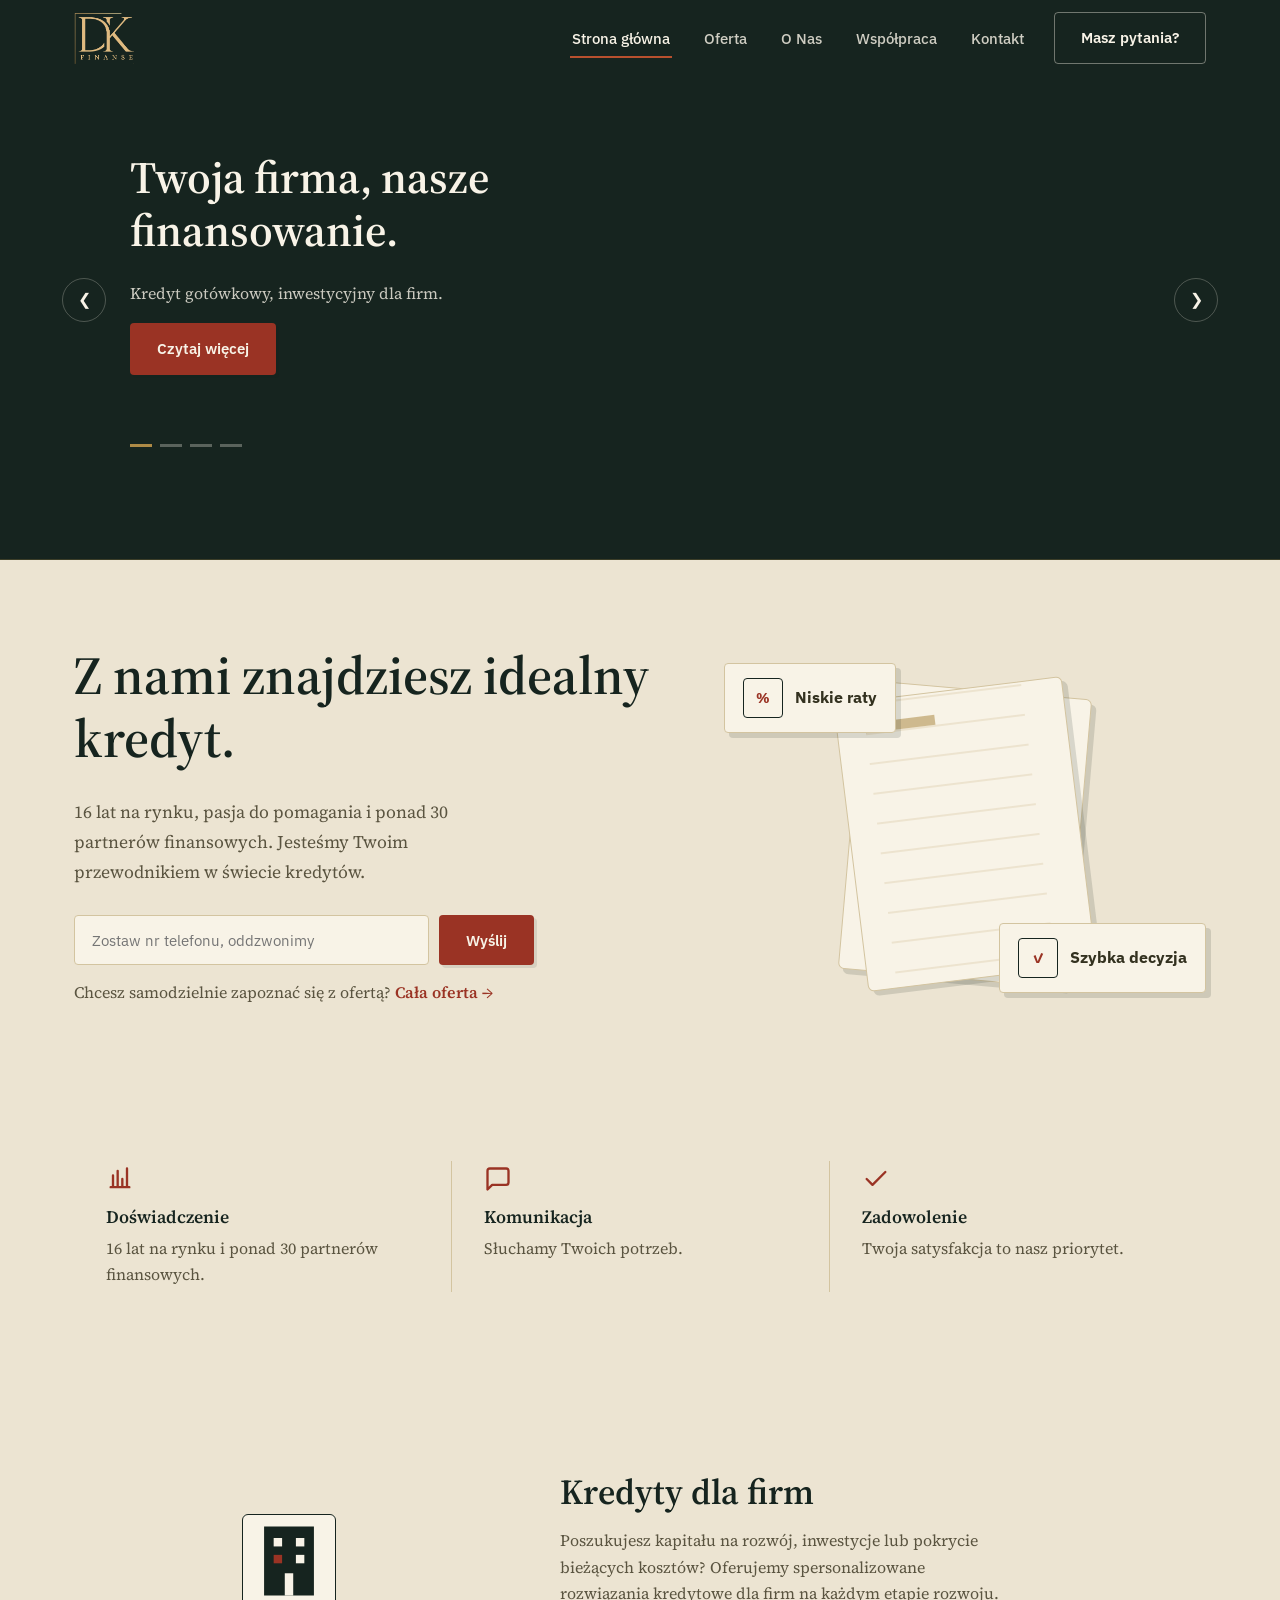
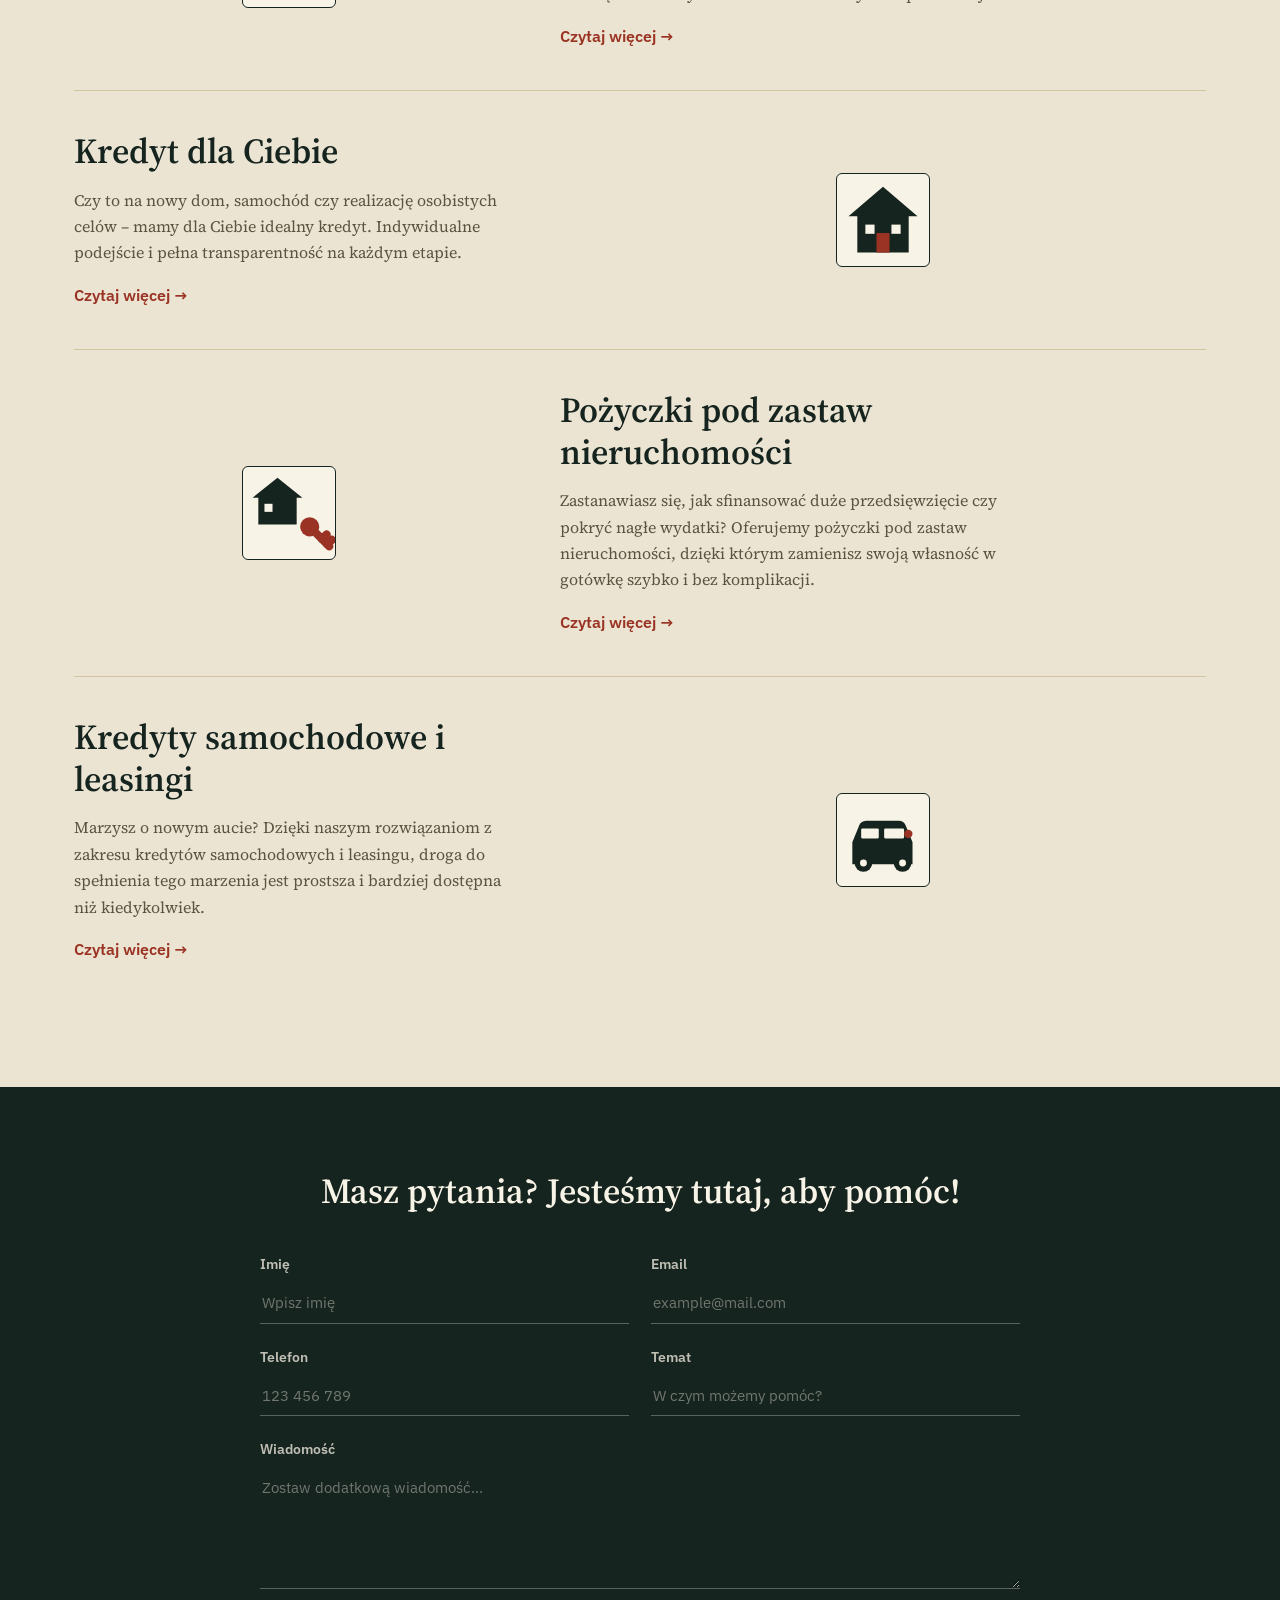
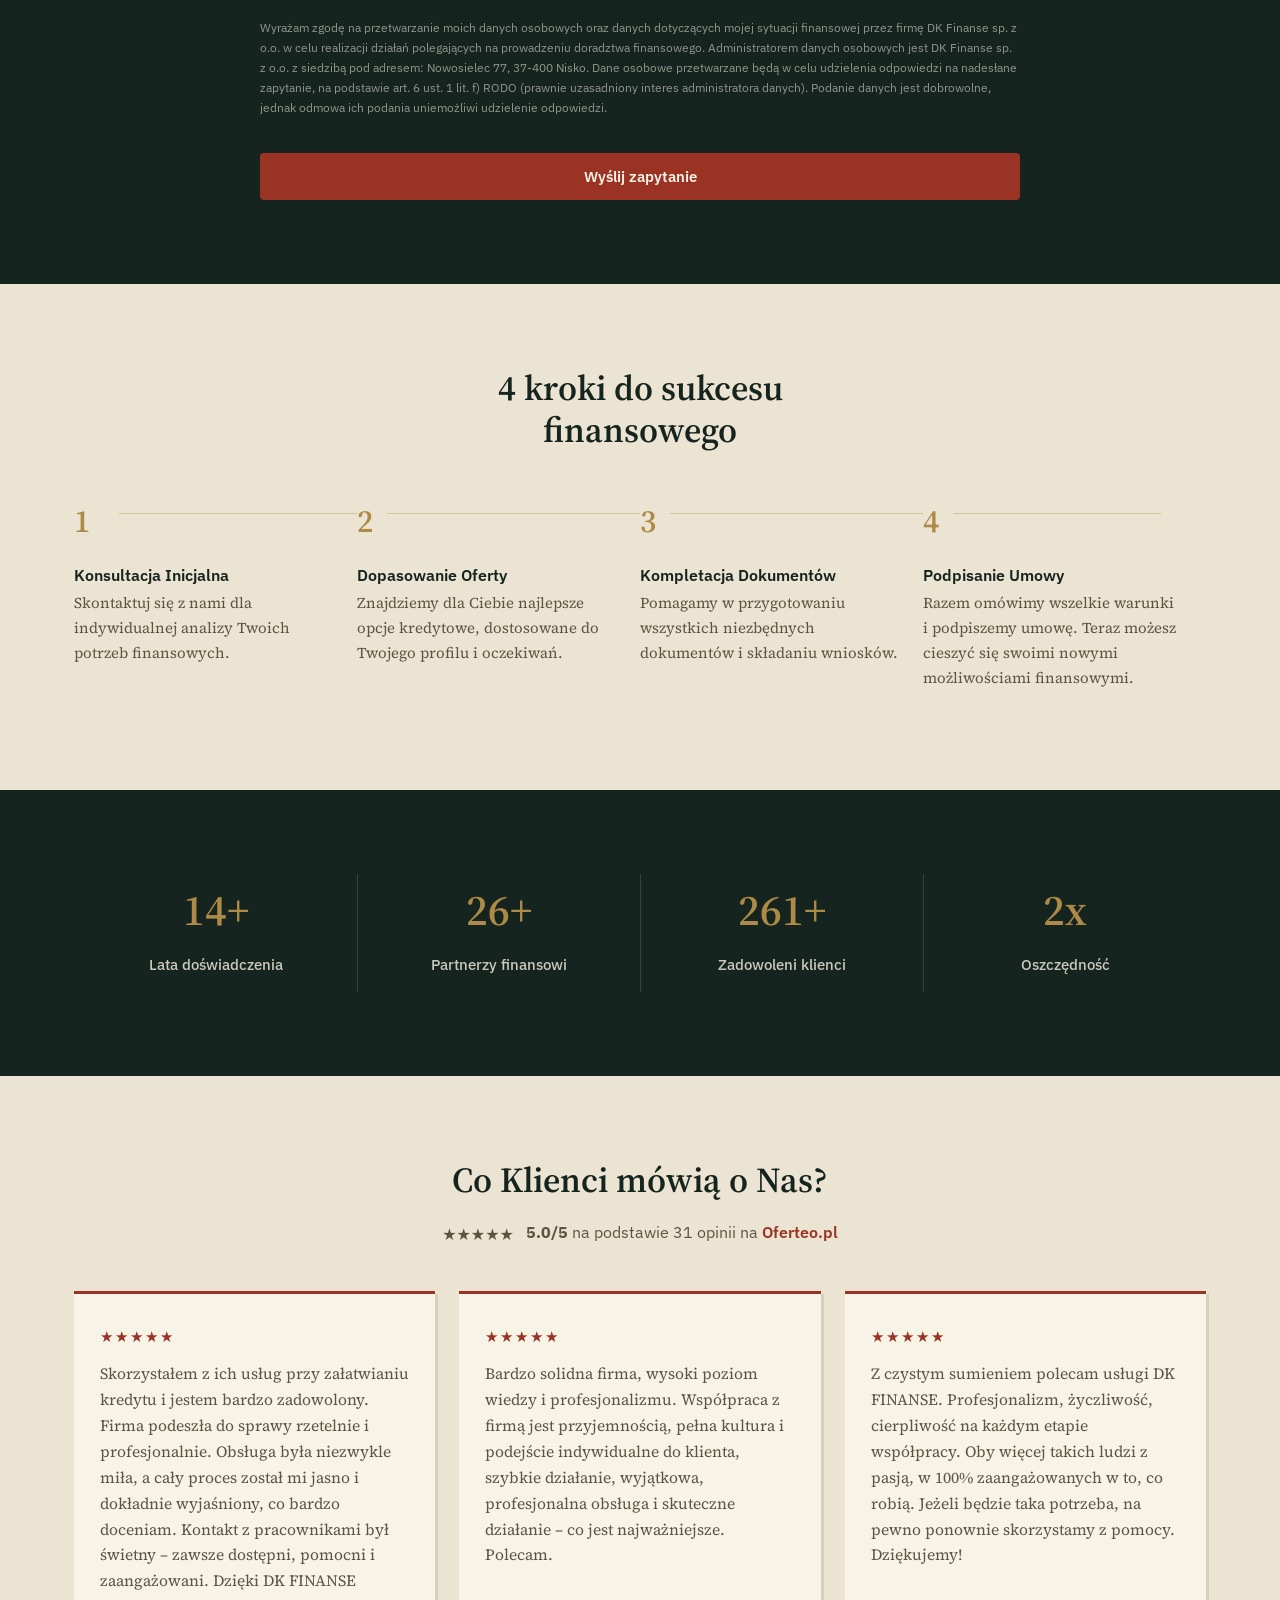
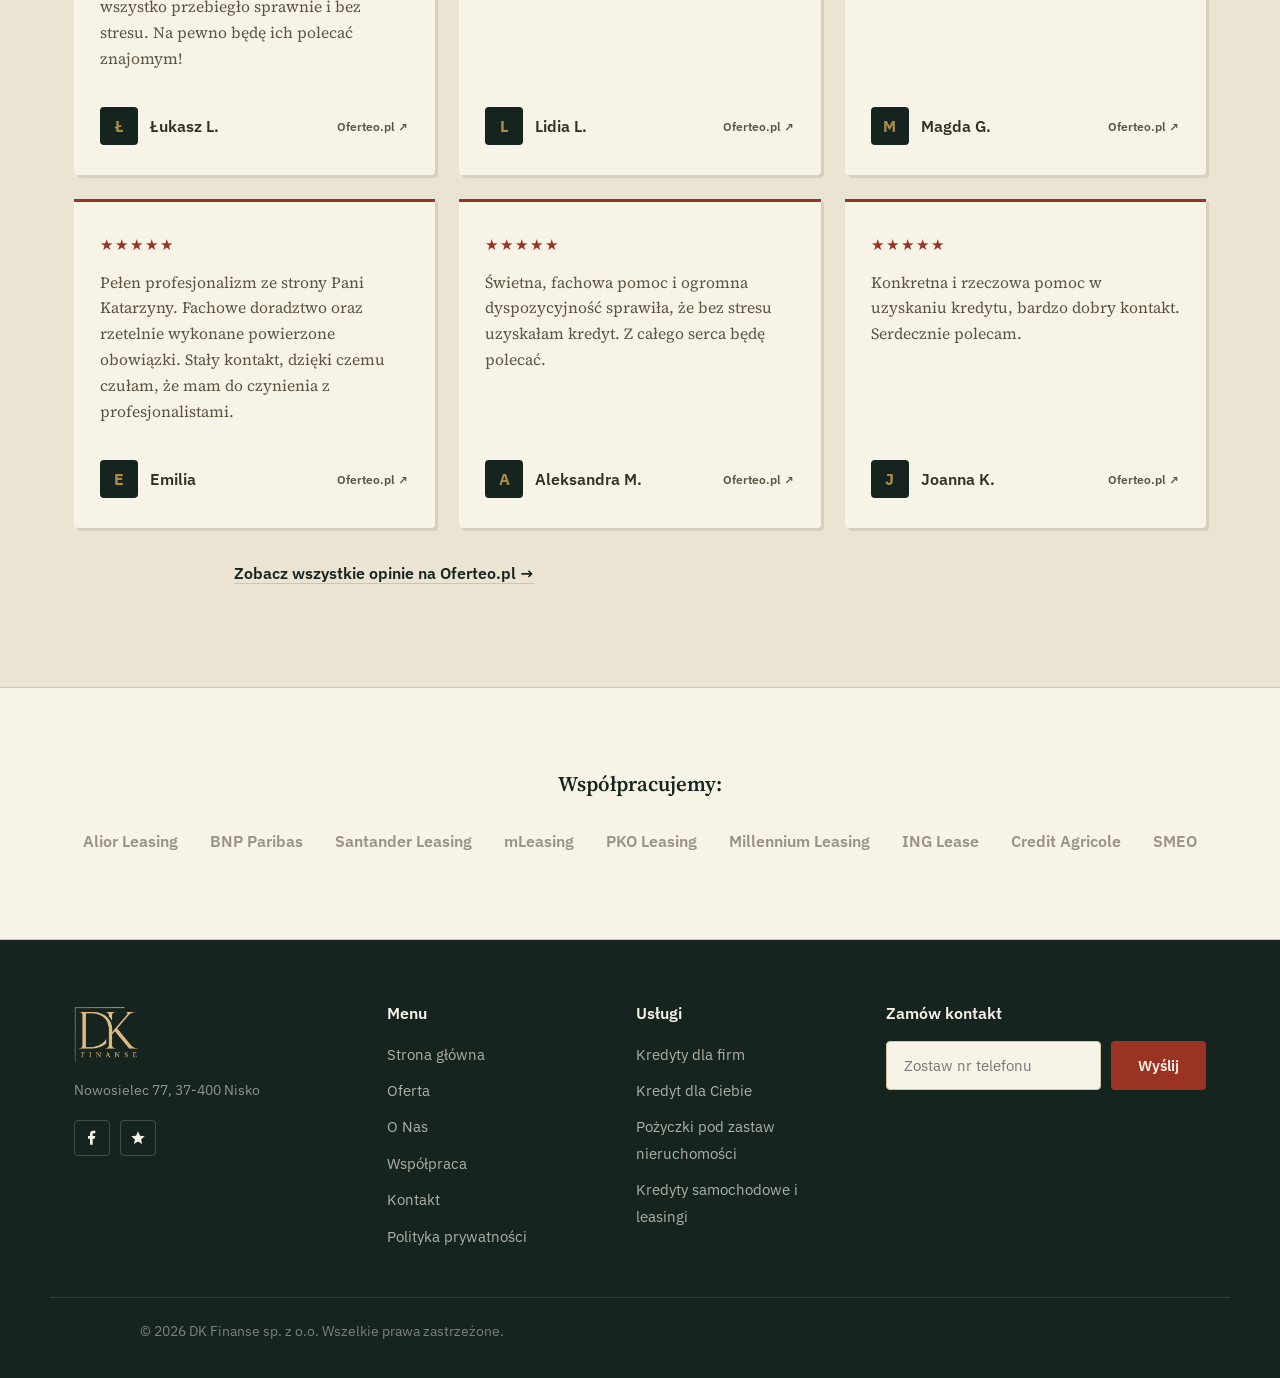
<file: index.html>
<!doctype html>
<html lang="pl">
<head>
<meta charset="UTF-8">
<meta name="viewport" content="width=device-width, initial-scale=1">
<title>DK Finanse sp. z o.o. — Twój przewodnik w świecie kredytów</title>
<meta name="description" content="DK Finanse — 16 lat doświadczenia, ponad 30 partnerów finansowych. Kredyty dla firm, kredyty dla Ciebie, pożyczki pod zastaw nieruchomości, kredyty samochodowe i leasingi.">
<link rel="icon" href="/assets/img/favicon.png">
<link rel="preconnect" href="https://fonts.googleapis.com">
<link rel="preconnect" href="https://fonts.gstatic.com" crossorigin>
<link href="https://fonts.googleapis.com/css2?family=Source+Serif+4:opsz,wght@8..60,400;8..60,500;8..60,600;8..60,700&family=IBM+Plex+Sans:wght@400;500;600;700&display=swap" rel="stylesheet">
<link rel="stylesheet" href="/style.css">
</head>
<body>

<a class="skip-link" href="#main">Przejdź do treści</a>

<header class="site-header" id="site-header">
  <div class="container header-inner">
    <a href="/" class="brand">
      <img src="/assets/img/logo.png" alt="DK Finanse" width="150" height="138">
    </a>

    <nav class="main-nav" id="main-nav" aria-label="Menu główne">
      <ul>
        <li><a href="/" class="active">Strona główna</a></li>
        <li class="has-sub">
          <a href="/#oferta">Oferta</a>
          <ul class="sub-menu">
            <li><a href="/kredyty-dla-firm/">Kredyty dla firm</a></li>
            <li><a href="/kredyt-dla-ciebie/">Kredyt dla Ciebie</a></li>
            <li><a href="/pozyczki-pod-zastaw-nieruchomosci/">Pożyczki pod zastaw nieruchomości</a></li>
            <li><a href="/kredyty-samochodowe-i-leasingi/">Kredyty samochodowe i leasingi</a></li>
          </ul>
        </li>
        <li><a href="/o-nas/">O Nas</a></li>
        <li><a href="/wspolpraca/">Współpraca</a></li>
        <li><a href="/kontakt/">Kontakt</a></li>
      </ul>
    </nav>

    <a href="/kontakt/" class="btn btn-ghost header-cta">Masz pytania?</a>

    <button class="nav-toggle" id="nav-toggle" aria-expanded="false" aria-controls="main-nav" aria-label="Otwórz menu">
      <span></span><span></span><span></span>
    </button>
  </div>
</header>

<main id="main">

  <!-- HERO SLIDER -->
  <section class="hero" id="top">
    <div class="hero-blob blob-a" aria-hidden="true"></div>
    <div class="hero-blob blob-b" aria-hidden="true"></div>

    <div class="slider" id="hero-slider">
      <div class="slides">

        <article class="slide is-active">
          <h2>Twoja firma, nasze finansowanie.</h2>
          <p class="slide-desc">Kredyt gotówkowy, inwestycyjny dla firm.</p>
          <a href="/kredyty-dla-firm/" class="btn btn-primary">Czytaj więcej</a>
        </article>

        <article class="slide">
          <h2>Kredyt dla Ciebie</h2>
          <p class="slide-desc">Twój kredyt, Twoje zasady.</p>
          <a href="/kredyt-dla-ciebie/" class="btn btn-primary">Czytaj więcej</a>
        </article>

        <article class="slide">
          <h2>Bezpieczne finansowanie z Twoją nieruchomością w tle.</h2>
          <p class="slide-desc">Pożyczka hipoteczna dla osób ze złymi bazami. Posiadasz na własność dom, ziemię, mieszkanie? Masz problem ze zdolnością kredytową? Ta pożyczka jest właśnie dla Ciebie.</p>
          <a href="/pozyczki-pod-zastaw-nieruchomosci/" class="btn btn-primary">Czytaj więcej</a>
        </article>

        <article class="slide">
          <h2>Z nami wsiadasz do wymarzonego auta.</h2>
          <p class="slide-desc">Leasing operacyjny to duże korzyści finansowe: ratalny VAT, pełna płynność finansowa i możliwość zwrotu auta po zakończeniu umowy. Skorzystaj z leasingu już dziś!</p>
          <a href="/kredyty-samochodowe-i-leasingi/" class="btn btn-primary">Czytaj więcej</a>
        </article>

      </div>

      <button class="slider-arrow prev" id="slider-prev" aria-label="Poprzedni slajd">&#10094;</button>
      <button class="slider-arrow next" id="slider-next" aria-label="Następny slajd">&#10095;</button>
      <div class="slider-dots" id="slider-dots"></div>
    </div>
  </section>

  <!-- INTRO / LEAD FORM -->
  <section class="section intro">
    <div class="container intro-grid">
      <div class="intro-copy">
        <h1>Z nami znajdziesz idealny kredyt.</h1>
        <p class="lead">16 lat na rynku, pasja do pomagania i ponad 30 partnerów finansowych. Jesteśmy Twoim przewodnikiem w świecie kredytów.</p>

        <form class="callback-form" data-form="callback-hero">
          <label for="phone-hero" class="sr-only">Numer telefonu</label>
          <input type="tel" id="phone-hero" name="phone" placeholder="Zostaw nr telefonu, oddzwonimy" required pattern="[0-9\(\)#&+*=.\-\s]+">
          <button type="submit" class="btn btn-primary">Wyślij</button>
        </form>
        <p class="form-note" data-note hidden>Dziękujemy! Oddzwonimy najszybciej, jak to możliwe.</p>

        <p class="intro-more">Chcesz samodzielnie zapoznać się z ofertą? <a href="#oferta">Cała oferta →</a></p>
      </div>

      <div class="intro-visual" aria-hidden="true">
        <div class="visual-card card-1">
          <span class="visual-icon">%</span>
          <strong>Niskie raty</strong>
        </div>
        <div class="visual-card card-2">
          <span class="visual-icon">✓</span>
          <strong>Szybka decyzja</strong>
        </div>
        <div class="visual-ring"></div>
        <div class="visual-blob"></div>
      </div>
    </div>
  </section>

  <!-- TRUST STRIP -->
  <section class="section trust">
    <div class="container trust-grid">
      <div class="trust-item">
        <span class="trust-icon" aria-hidden="true">
          <svg viewBox="0 0 24 24"><path d="M4 19h16M6 19V9m4 10V5m4 14v-7m4 7V3" stroke="currentColor" stroke-width="2" stroke-linecap="round" fill="none"/></svg>
        </span>
        <h4>Doświadczenie</h4>
        <p>16 lat na rynku i ponad 30 partnerów finansowych.</p>
      </div>
      <div class="trust-item">
        <span class="trust-icon" aria-hidden="true">
          <svg viewBox="0 0 24 24"><path d="M21 15a2 2 0 01-2 2H7l-4 4V5a2 2 0 012-2h14a2 2 0 012 2z" stroke="currentColor" stroke-width="2" stroke-linejoin="round" fill="none"/></svg>
        </span>
        <h4>Komunikacja</h4>
        <p>Słuchamy Twoich potrzeb.</p>
      </div>
      <div class="trust-item">
        <span class="trust-icon" aria-hidden="true">
          <svg viewBox="0 0 24 24"><path d="M20 6L9 17l-5-5" stroke="currentColor" stroke-width="2" stroke-linecap="round" stroke-linejoin="round" fill="none"/></svg>
        </span>
        <h4>Zadowolenie</h4>
        <p>Twoja satysfakcja to nasz priorytet.</p>
      </div>
    </div>
  </section>

  <!-- OFFER -->
  <section class="section offer" id="oferta">
    <div class="container">

      <article class="offer-row">
        <div class="offer-visual" aria-hidden="true">
          <svg class="offer-icon" viewBox="0 0 24 24">
            <rect fill="currentColor" x="5.5" y="3" width="13" height="18"/>
            <rect class="cut" x="8" y="6" width="2.2" height="2.2"/>
            <rect class="cut" x="13.8" y="6" width="2.2" height="2.2"/>
            <rect class="accent" x="8" y="10.4" width="2.2" height="2.2"/>
            <rect class="cut" x="13.8" y="10.4" width="2.2" height="2.2"/>
            <rect class="cut" x="10.9" y="15.2" width="2.2" height="5.8"/>
          </svg>
        </div>
        <div class="offer-copy">
          <h2>Kredyty dla firm</h2>
          <p>Poszukujesz kapitału na rozwój, inwestycje lub pokrycie bieżących kosztów? Oferujemy spersonalizowane rozwiązania kredytowe dla firm na każdym etapie rozwoju.</p>
          <a href="/kredyty-dla-firm/" class="link-more">Czytaj więcej →</a>
        </div>
      </article>

      <article class="offer-row reverse">
        <div class="offer-visual" aria-hidden="true">
          <svg class="offer-icon" viewBox="0 0 24 24">
            <path fill="currentColor" d="M12 3.3L21 11H18.7V20.5H5.3V11H3L12 3.3Z"/>
            <rect class="cut" x="7.4" y="13.2" width="2.4" height="2.4"/>
            <rect class="cut" x="14.2" y="13.2" width="2.4" height="2.4"/>
            <rect class="accent" x="10.3" y="15.4" width="3.4" height="5.1"/>
          </svg>
        </div>
        <div class="offer-copy">
          <h2>Kredyt dla Ciebie</h2>
          <p>Czy to na nowy dom, samochód czy realizację osobistych celów – mamy dla Ciebie idealny kredyt. Indywidualne podejście i pełna transparentność na każdym etapie.</p>
          <a href="/kredyt-dla-ciebie/" class="link-more">Czytaj więcej →</a>
        </div>
      </article>

      <article class="offer-row">
        <div class="offer-visual" aria-hidden="true">
          <svg class="offer-icon" viewBox="0 0 24 24">
            <path fill="currentColor" d="M9 2.8L15.5 8H14V15H4V8H2.5L9 2.8Z"/>
            <rect class="cut" x="5.6" y="9.6" width="2.1" height="2.1"/>
            <circle class="accent" cx="17.4" cy="15.6" r="2.5"/>
            <path class="accent-stroke" d="M19.2 17.4L22.5 20.7"/>
            <path class="accent-stroke" d="M20.6 18.8L21.8 17.6M22 20.2L23.2 19"/>
          </svg>
        </div>
        <div class="offer-copy">
          <h2>Pożyczki pod zastaw nieruchomości</h2>
          <p>Zastanawiasz się, jak sfinansować duże przedsięwzięcie czy pokryć nagłe wydatki? Oferujemy pożyczki pod zastaw nieruchomości, dzięki którym zamienisz swoją własność w gotówkę szybko i bez komplikacji.</p>
          <a href="/pozyczki-pod-zastaw-nieruchomosci/" class="link-more">Czytaj więcej →</a>
        </div>
      </article>

      <article class="offer-row reverse">
        <div class="offer-visual" aria-hidden="true">
          <svg class="offer-icon" viewBox="0 0 24 24">
            <path fill="currentColor" d="M4 15.8V12.6L5.7 8.4A2.1 2.1 0 0 1 7.6 7H16a2.1 2.1 0 0 1 2 1.4l1.7 4.2V18.3H4Z"/>
            <rect class="cut" x="6.3" y="9" width="4.6" height="2.6" rx="0.3"/>
            <rect class="cut" x="12.3" y="9" width="5.2" height="2.6" rx="0.3"/>
            <circle fill="currentColor" cx="6.9" cy="18" r="2.3"/>
            <circle fill="currentColor" cx="17.1" cy="18" r="2.3"/>
            <circle class="cut" cx="6.9" cy="18" r="0.9"/>
            <circle class="cut" cx="17.1" cy="18" r="0.9"/>
            <circle class="accent" cx="18.6" cy="10.4" r="1.1"/>
          </svg>
        </div>
        <div class="offer-copy">
          <h2>Kredyty samochodowe i leasingi</h2>
          <p>Marzysz o nowym aucie? Dzięki naszym rozwiązaniom z zakresu kredytów samochodowych i leasingu, droga do spełnienia tego marzenia jest prostsza i bardziej dostępna niż kiedykolwiek.</p>
          <a href="/kredyty-samochodowe-i-leasingi/" class="link-more">Czytaj więcej →</a>
        </div>
      </article>

    </div>
  </section>

  <!-- CONTACT -->
  <section class="section contact-cta">
    <div class="container">
      <h2>Masz pytania? Jesteśmy tutaj, aby pomóc!</h2>

      <form class="contact-form" data-form="contact">
        <div class="field">
          <label for="c-name">Imię</label>
          <input type="text" id="c-name" name="name" placeholder="Wpisz imię">
        </div>
        <div class="field">
          <label for="c-email">Email</label>
          <input type="email" id="c-email" name="email" placeholder="example@mail.com" required>
        </div>
        <div class="field">
          <label for="c-phone">Telefon</label>
          <input type="tel" id="c-phone" name="phone" placeholder="123 456 789" required pattern="[0-9\(\)#&+*=.\-\s]+">
        </div>
        <div class="field">
          <label for="c-subject">Temat</label>
          <input type="text" id="c-subject" name="subject" placeholder="W czym możemy pomóc?" required>
        </div>
        <div class="field field-full">
          <label for="c-message">Wiadomość</label>
          <textarea id="c-message" name="message" rows="5" placeholder="Zostaw dodatkową wiadomość..."></textarea>
        </div>
        <div class="field field-full consent">
          <p>Wyrażam zgodę na przetwarzanie moich danych osobowych oraz danych dotyczących mojej sytuacji finansowej przez firmę DK Finanse sp. z o.o. w celu realizacji działań polegających na prowadzeniu doradztwa finansowego. Administratorem danych osobowych jest DK Finanse sp. z o.o. z siedzibą pod adresem: Nowosielec 77, 37-400 Nisko. Dane osobowe przetwarzane będą w celu udzielenia odpowiedzi na nadesłane zapytanie, na podstawie art. 6 ust. 1 lit. f) RODO (prawnie uzasadniony interes administratora danych). Podanie danych jest dobrowolne, jednak odmowa ich podania uniemożliwi udzielenie odpowiedzi.</p>
        </div>
        <div class="field field-full">
          <button type="submit" class="btn btn-primary btn-block">Wyślij zapytanie</button>
        </div>
      </form>
      <p class="form-note" data-note hidden>Dziękujemy za wiadomość! Odezwiemy się najszybciej, jak to możliwe.</p>
    </div>
  </section>

  <!-- HOW IT WORKS -->
  <section class="section steps">
    <div class="container">
      <div class="section-head">
        <h2>4 kroki do sukcesu finansowego</h2>
      </div>

      <div class="steps-grid">
        <div class="step">
          <span class="step-num">1</span>
          <h5>Konsultacja Inicjalna</h5>
          <p>Skontaktuj się z nami dla indywidualnej analizy Twoich potrzeb finansowych.</p>
        </div>
        <div class="step">
          <span class="step-num">2</span>
          <h5>Dopasowanie Oferty</h5>
          <p>Znajdziemy dla Ciebie najlepsze opcje kredytowe, dostosowane do Twojego profilu i oczekiwań.</p>
        </div>
        <div class="step">
          <span class="step-num">3</span>
          <h5>Kompletacja Dokumentów</h5>
          <p>Pomagamy w przygotowaniu wszystkich niezbędnych dokumentów i składaniu wniosków.</p>
        </div>
        <div class="step">
          <span class="step-num">4</span>
          <h5>Podpisanie Umowy</h5>
          <p>Razem omówimy wszelkie warunki i podpiszemy umowę. Teraz możesz cieszyć się swoimi nowymi możliwościami finansowymi.</p>
        </div>
      </div>
    </div>
  </section>

  <!-- COUNTERS -->
  <section class="section counters">
    <div class="container counters-grid">
      <div class="counter">
        <span class="counter-num" data-count-to="16">0</span><span class="counter-suffix">+</span>
        <p>Lata doświadczenia</p>
      </div>
      <div class="counter">
        <span class="counter-num" data-count-to="30">0</span><span class="counter-suffix">+</span>
        <p>Partnerzy finansowi</p>
      </div>
      <div class="counter">
        <span class="counter-num" data-count-to="300">0</span><span class="counter-suffix">+</span>
        <p>Zadowoleni klienci</p>
      </div>
      <div class="counter">
        <span class="counter-num" data-count-to="2">0</span><span class="counter-suffix">x</span>
        <p>Oszczędność</p>
      </div>
    </div>
  </section>

  <!-- TESTIMONIAL -->
  <section class="section testimonial">
    <div class="container">
      <div class="section-head">
        <h2>Co Klienci mówią o Nas?</h2>
        <p class="rating-summary">
          <span class="stars" aria-hidden="true">★★★★★</span>
          <strong>5.0/5</strong> na podstawie 31 opinii na <a href="https://www.oferteo.pl/dk-finanse-sp-z-o-o/firma/3877968" target="_blank" rel="noopener">Oferteo.pl</a>
        </p>
      </div>

      <div class="testimonial-grid">
        <blockquote class="testimonial-card">
          <span class="stars" aria-hidden="true">★★★★★</span>
          <p>Skorzystałem z ich usług przy załatwianiu kredytu i jestem bardzo zadowolony. Firma podeszła do sprawy rzetelnie i profesjonalnie. Obsługa była niezwykle miła, a cały proces został mi jasno i dokładnie wyjaśniony, co bardzo doceniam. Kontakt z pracownikami był świetny – zawsze dostępni, pomocni i zaangażowani. Dzięki DK FINANSE wszystko przebiegło sprawnie i bez stresu. Na pewno będę ich polecać znajomym!</p>
          <footer>
            <span class="avatar">Ł</span>
            <span class="name">Łukasz L.</span>
            <a class="testimonial-source" href="https://www.oferteo.pl/dk-finanse-sp-z-o-o/firma/3877968" target="_blank" rel="noopener">Oferteo.pl ↗</a>
          </footer>
        </blockquote>

        <blockquote class="testimonial-card">
          <span class="stars" aria-hidden="true">★★★★★</span>
          <p>Bardzo solidna firma, wysoki poziom wiedzy i profesjonalizmu. Współpraca z firmą jest przyjemnością, pełna kultura i podejście indywidualne do klienta, szybkie działanie, wyjątkowa, profesjonalna obsługa i skuteczne działanie – co jest najważniejsze. Polecam.</p>
          <footer>
            <span class="avatar">L</span>
            <span class="name">Lidia L.</span>
            <a class="testimonial-source" href="https://www.oferteo.pl/dk-finanse-sp-z-o-o/firma/3877968" target="_blank" rel="noopener">Oferteo.pl ↗</a>
          </footer>
        </blockquote>

        <blockquote class="testimonial-card">
          <span class="stars" aria-hidden="true">★★★★★</span>
          <p>Z czystym sumieniem polecam usługi DK FINANSE. Profesjonalizm, życzliwość, cierpliwość na każdym etapie współpracy. Oby więcej takich ludzi z pasją, w 100% zaangażowanych w to, co robią. Jeżeli będzie taka potrzeba, na pewno ponownie skorzystamy z pomocy. Dziękujemy!</p>
          <footer>
            <span class="avatar">M</span>
            <span class="name">Magda G.</span>
            <a class="testimonial-source" href="https://www.oferteo.pl/dk-finanse-sp-z-o-o/firma/3877968" target="_blank" rel="noopener">Oferteo.pl ↗</a>
          </footer>
        </blockquote>

        <blockquote class="testimonial-card">
          <span class="stars" aria-hidden="true">★★★★★</span>
          <p>Pełen profesjonalizm ze strony Pani Katarzyny. Fachowe doradztwo oraz rzetelnie wykonane powierzone obowiązki. Stały kontakt, dzięki czemu czułam, że mam do czynienia z profesjonalistami.</p>
          <footer>
            <span class="avatar">E</span>
            <span class="name">Emilia</span>
            <a class="testimonial-source" href="https://www.oferteo.pl/dk-finanse-sp-z-o-o/firma/3877968" target="_blank" rel="noopener">Oferteo.pl ↗</a>
          </footer>
        </blockquote>

        <blockquote class="testimonial-card">
          <span class="stars" aria-hidden="true">★★★★★</span>
          <p>Świetna, fachowa pomoc i ogromna dyspozycyjność sprawiła, że bez stresu uzyskałam kredyt. Z całego serca będę polecać.</p>
          <footer>
            <span class="avatar">A</span>
            <span class="name">Aleksandra M.</span>
            <a class="testimonial-source" href="https://www.oferteo.pl/dk-finanse-sp-z-o-o/firma/3877968" target="_blank" rel="noopener">Oferteo.pl ↗</a>
          </footer>
        </blockquote>

        <blockquote class="testimonial-card">
          <span class="stars" aria-hidden="true">★★★★★</span>
          <p>Konkretna i rzeczowa pomoc w uzyskaniu kredytu, bardzo dobry kontakt. Serdecznie polecam.</p>
          <footer>
            <span class="avatar">J</span>
            <span class="name">Joanna K.</span>
            <a class="testimonial-source" href="https://www.oferteo.pl/dk-finanse-sp-z-o-o/firma/3877968" target="_blank" rel="noopener">Oferteo.pl ↗</a>
          </footer>
        </blockquote>
      </div>

      <p class="testimonial-more">
        <a href="https://www.oferteo.pl/dk-finanse-sp-z-o-o/firma/3877968" target="_blank" rel="noopener">Zobacz wszystkie opinie na Oferteo.pl &rarr;</a>
      </p>
    </div>
  </section>

  <!-- PARTNERS -->
  <section class="section partners">
    <div class="container">
      <h3>Współpracujemy:</h3>
      <div class="partners-grid">
        <span>Alior Leasing</span>
        <span>BNP Paribas</span>
        <span>Santander Leasing</span>
        <span>mLeasing</span>
        <span>PKO Leasing</span>
        <span>Millennium Leasing</span>
        <span>ING Lease</span>
        <span>Credit Agricole</span>
        <span>SMEO</span>
      </div>
    </div>
  </section>

</main>

<footer class="site-footer">
  <div class="container footer-grid">
    <div class="footer-col footer-brand">
      <img src="/assets/img/logo.png" alt="DK Finanse" width="120" height="110">
      <p>Nowosielec 77, 37-400 Nisko</p>
      <div class="socials">
        <a href="https://www.facebook.com/profile.php?id=100063715053999" target="_blank" rel="noopener" aria-label="Facebook">
          <svg viewBox="0 0 24 24"><path d="M13 22v-9h3l1-4h-4V7c0-1.1.3-2 2-2h2V1.1C16.6 1 15.4 1 14 1c-3 0-5 1.8-5 5v3H6v4h3v9z" fill="currentColor"/></svg>
        </a>
        <a href="https://www.oferteo.pl/konto/profil/opinie" target="_blank" rel="noopener" aria-label="Opinie">
          <svg viewBox="0 0 24 24"><path d="M12 17.3l-6.2 3.8 1.6-7L2 9.3l7.1-.6L12 2l2.9 6.7 7.1.6-5.4 4.8 1.6 7z" fill="currentColor"/></svg>
        </a>
      </div>
    </div>

    <div class="footer-col">
      <h5>Menu</h5>
      <ul>
        <li><a href="/">Strona główna</a></li>
        <li><a href="/#oferta">Oferta</a></li>
        <li><a href="/o-nas/">O Nas</a></li>
        <li><a href="/wspolpraca/">Współpraca</a></li>
        <li><a href="/kontakt/">Kontakt</a></li>
        <li><a href="/polityka-prywatnosci/">Polityka prywatności</a></li>
      </ul>
    </div>

    <div class="footer-col">
      <h5>Usługi</h5>
      <ul>
        <li><a href="/kredyty-dla-firm/">Kredyty dla firm</a></li>
        <li><a href="/kredyt-dla-ciebie/">Kredyt dla Ciebie</a></li>
        <li><a href="/pozyczki-pod-zastaw-nieruchomosci/">Pożyczki pod zastaw nieruchomości</a></li>
        <li><a href="/kredyty-samochodowe-i-leasingi/">Kredyty samochodowe i leasingi</a></li>
      </ul>
    </div>

    <div class="footer-col">
      <h5>Zamów kontakt</h5>
      <form class="callback-form callback-form--footer" data-form="callback-footer">
        <label for="phone-footer" class="sr-only">Numer telefonu</label>
        <input type="tel" id="phone-footer" name="phone" placeholder="Zostaw nr telefonu" required pattern="[0-9\(\)#&+*=.\-\s]+">
        <button type="submit" class="btn btn-primary">Wyślij</button>
      </form>
    </div>
  </div>

  <div class="container footer-bottom">
    <p>&copy; <span id="year"></span> DK Finanse sp. z o.o. Wszelkie prawa zastrzeżone.</p>
  </div>
</footer>

<button class="scroll-top" id="scroll-top" aria-label="Wróć na górę">&#8593;</button>

<script src="/script.js"></script>
</body>
</html>
</file>
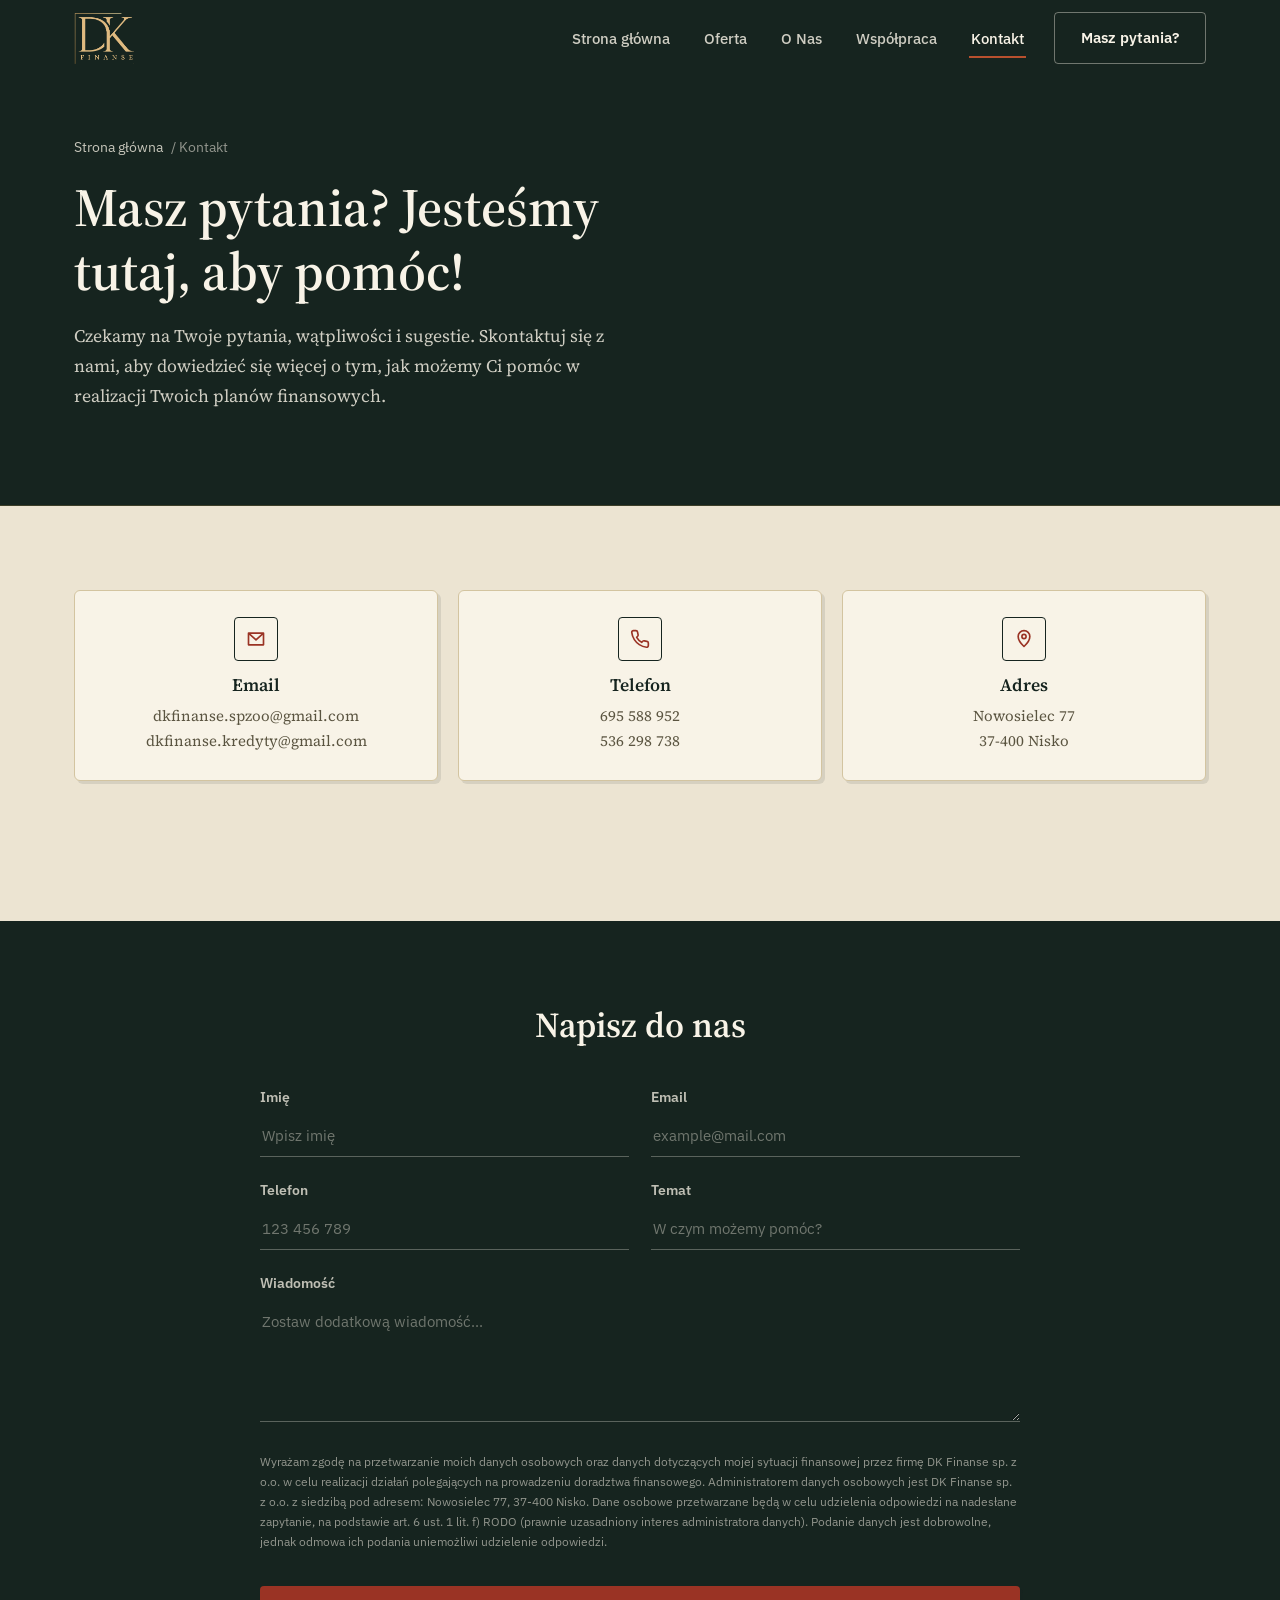
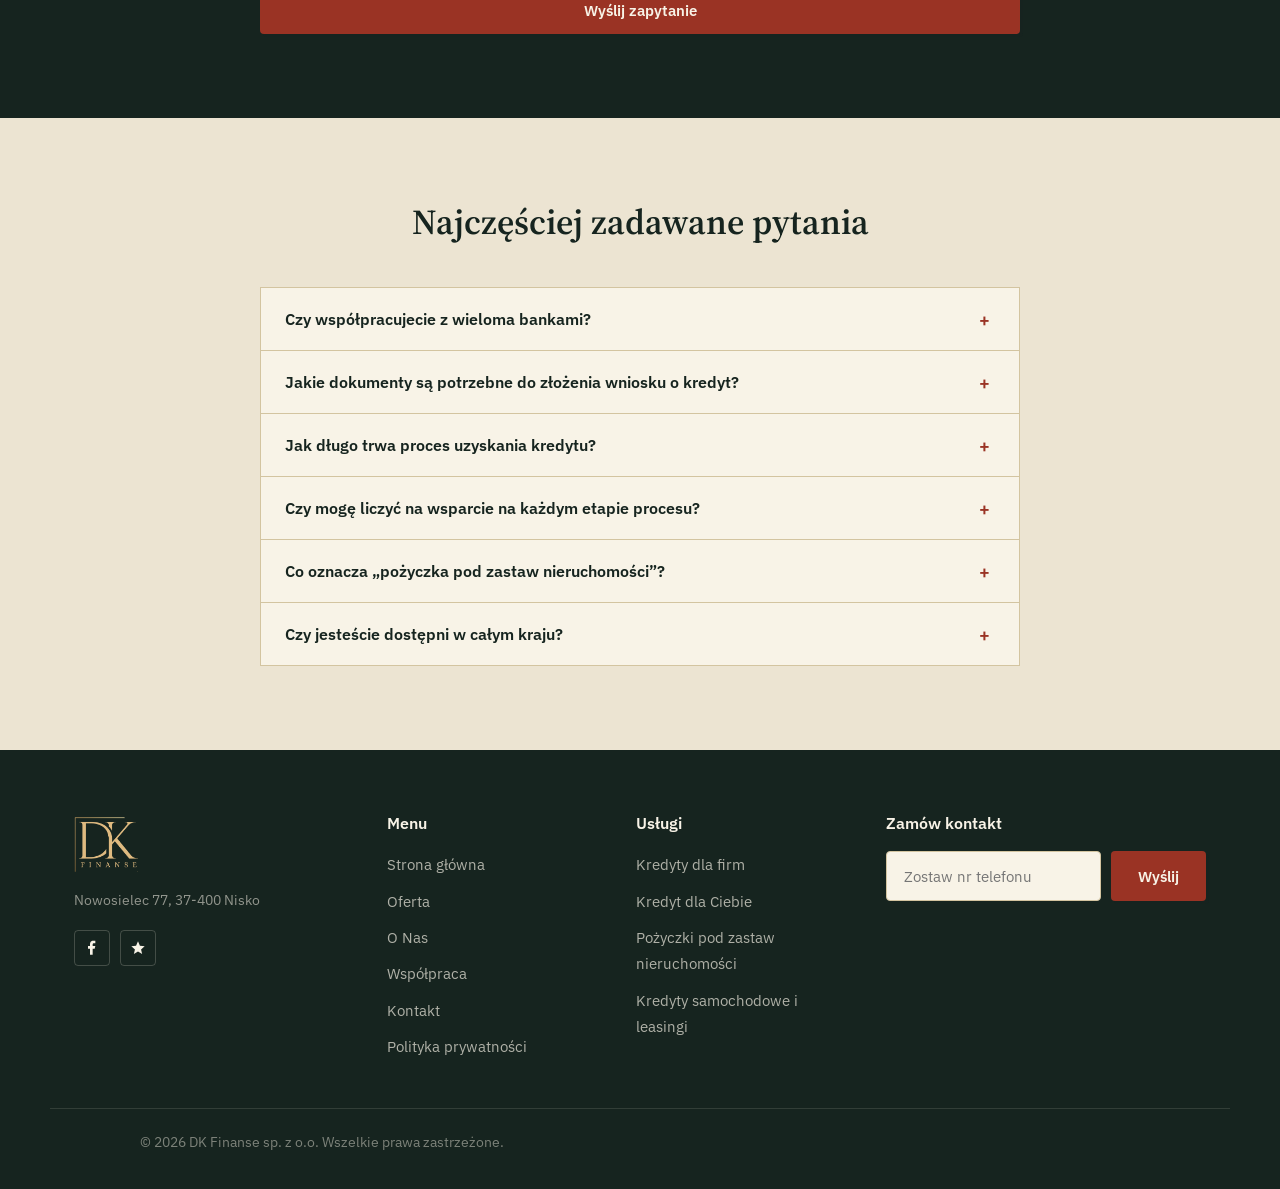
<file: kontakt/index.html>
<!doctype html>
<html lang="pl">
<head>
<meta charset="UTF-8">
<meta name="viewport" content="width=device-width, initial-scale=1">
<title>Kontakt — DK Finanse sp. z o.o.</title>
<meta name="description" content="Skontaktuj się z DK Finanse. Telefon, email, adres oraz formularz kontaktowy. Odpowiadamy na pytania dotyczące kredytów i pożyczek.">
<link rel="icon" href="/assets/img/favicon.png">
<link rel="preconnect" href="https://fonts.googleapis.com">
<link rel="preconnect" href="https://fonts.gstatic.com" crossorigin>
<link href="https://fonts.googleapis.com/css2?family=Source+Serif+4:opsz,wght@8..60,400;8..60,500;8..60,600;8..60,700&family=IBM+Plex+Sans:wght@400;500;600;700&display=swap" rel="stylesheet">
<link rel="stylesheet" href="/style.css">
</head>
<body>

<a class="skip-link" href="#main">Przejdź do treści</a>

<header class="site-header" id="site-header">
  <div class="container header-inner">
    <a href="/" class="brand">
      <img src="/assets/img/logo.png" alt="DK Finanse" width="150" height="138">
    </a>

    <nav class="main-nav" id="main-nav" aria-label="Menu główne">
      <ul>
        <li><a href="/">Strona główna</a></li>
        <li class="has-sub">
          <a href="/#oferta">Oferta</a>
          <ul class="sub-menu">
            <li><a href="/kredyty-dla-firm/">Kredyty dla firm</a></li>
            <li><a href="/kredyt-dla-ciebie/">Kredyt dla Ciebie</a></li>
            <li><a href="/pozyczki-pod-zastaw-nieruchomosci/">Pożyczki pod zastaw nieruchomości</a></li>
            <li><a href="/kredyty-samochodowe-i-leasingi/">Kredyty samochodowe i leasingi</a></li>
          </ul>
        </li>
        <li><a href="/o-nas/">O Nas</a></li>
        <li><a href="/wspolpraca/">Współpraca</a></li>
        <li><a href="/kontakt/" class="active">Kontakt</a></li>
      </ul>
    </nav>

    <a href="/kontakt/" class="btn btn-ghost header-cta">Masz pytania?</a>

    <button class="nav-toggle" id="nav-toggle" aria-expanded="false" aria-controls="main-nav" aria-label="Otwórz menu">
      <span></span><span></span><span></span>
    </button>
  </div>
</header>

<main id="main">

  <section class="page-hero">
    <div class="hero-blob blob-a" aria-hidden="true"></div>
    <div class="container">
      <p class="breadcrumb"><a href="/">Strona główna</a> / Kontakt</p>
      <h1>Masz pytania? Jesteśmy tutaj, aby pomóc!</h1>
      <p class="lead">Czekamy na Twoje pytania, wątpliwości i sugestie. Skontaktuj się z nami, aby dowiedzieć się więcej o tym, jak możemy Ci pomóc w realizacji Twoich planów finansowych.</p>
    </div>
  </section>

  <section class="section">
    <div class="container">

      <div class="contact-info-grid">
        <div class="contact-info-card">
          <span class="icon" aria-hidden="true"><svg viewBox="0 0 24 24"><path d="M3 5h18v14H3zM3 5l9 8 9-8" stroke="currentColor" stroke-width="2" stroke-linejoin="round" fill="none"/></svg></span>
          <h4>Email</h4>
          <p><a href="mailto:dkfinanse.spzoo@gmail.com">dkfinanse.spzoo@gmail.com</a></p>
          <p><a href="mailto:dkfinanse.kredyty@gmail.com">dkfinanse.kredyty@gmail.com</a></p>
        </div>
        <div class="contact-info-card">
          <span class="icon" aria-hidden="true"><svg viewBox="0 0 24 24"><path d="M22 16.9v3a2 2 0 01-2.2 2 19.8 19.8 0 01-8.6-3.1 19.5 19.5 0 01-6-6 19.8 19.8 0 01-3.1-8.7A2 2 0 014.1 2h3a2 2 0 012 1.7c.1 1 .3 2 .6 3a2 2 0 01-.5 2L8 10a16 16 0 006 6l1.3-1.3a2 2 0 012-.5c1 .3 2 .5 3 .6a2 2 0 011.7 2z" stroke="currentColor" stroke-width="2" stroke-linejoin="round" fill="none"/></svg></span>
          <h4>Telefon</h4>
          <p><a href="tel:+48695588952">695 588 952</a></p>
          <p><a href="tel:+48536298738">536 298 738</a></p>
        </div>
        <div class="contact-info-card">
          <span class="icon" aria-hidden="true"><svg viewBox="0 0 24 24"><path d="M12 21s7-6.5 7-12a7 7 0 10-14 0c0 5.5 7 12 7 12z" stroke="currentColor" stroke-width="2" stroke-linejoin="round" fill="none"/><circle cx="12" cy="9" r="2.5" stroke="currentColor" stroke-width="2" fill="none"/></svg></span>
          <h4>Adres</h4>
          <p>Nowosielec 77<br>37-400 Nisko</p>
        </div>
      </div>

    </div>
  </section>

  <section class="section contact-cta">
    <div class="container">
      <h2>Napisz do nas</h2>

      <form class="contact-form" data-form="contact-kontakt">
        <div class="field">
          <label for="c-name">Imię</label>
          <input type="text" id="c-name" name="name" placeholder="Wpisz imię">
        </div>
        <div class="field">
          <label for="c-email">Email</label>
          <input type="email" id="c-email" name="email" placeholder="example@mail.com" required>
        </div>
        <div class="field">
          <label for="c-phone">Telefon</label>
          <input type="tel" id="c-phone" name="phone" placeholder="123 456 789" required pattern="[0-9\(\)#&+*=.\-\s]+">
        </div>
        <div class="field">
          <label for="c-subject">Temat</label>
          <input type="text" id="c-subject" name="subject" placeholder="W czym możemy pomóc?" required>
        </div>
        <div class="field field-full">
          <label for="c-message">Wiadomość</label>
          <textarea id="c-message" name="message" rows="5" placeholder="Zostaw dodatkową wiadomość..."></textarea>
        </div>
        <div class="field field-full consent">
          <p>Wyrażam zgodę na przetwarzanie moich danych osobowych oraz danych dotyczących mojej sytuacji finansowej przez firmę DK Finanse sp. z o.o. w celu realizacji działań polegających na prowadzeniu doradztwa finansowego. Administratorem danych osobowych jest DK Finanse sp. z o.o. z siedzibą pod adresem: Nowosielec 77, 37-400 Nisko. Dane osobowe przetwarzane będą w celu udzielenia odpowiedzi na nadesłane zapytanie, na podstawie art. 6 ust. 1 lit. f) RODO (prawnie uzasadniony interes administratora danych). Podanie danych jest dobrowolne, jednak odmowa ich podania uniemożliwi udzielenie odpowiedzi.</p>
        </div>
        <div class="field field-full">
          <button type="submit" class="btn btn-primary btn-block">Wyślij zapytanie</button>
        </div>
      </form>
      <p class="form-note" data-note hidden>Dziękujemy za wiadomość! Odezwiemy się najszybciej, jak to możliwe.</p>
    </div>
  </section>

  <section class="section">
    <div class="container">
      <div class="section-head">
        <h2>Najczęściej zadawane pytania</h2>
      </div>

      <div class="faq-list">
        <div class="faq-item">
          <button class="faq-question"><span>Czy współpracujecie z wieloma bankami?</span><span class="faq-icon">+</span></button>
          <div class="faq-answer"><p>Tak, współpracujemy z ponad 30 bankami i instytucjami finansowymi, aby zapewnić Ci jak najszerszy wybór.</p></div>
        </div>
        <div class="faq-item">
          <button class="faq-question"><span>Jakie dokumenty są potrzebne do złożenia wniosku o kredyt?</span><span class="faq-icon">+</span></button>
          <div class="faq-answer"><p>Wymagane dokumenty mogą różnić się w zależności od typu kredytu i banku. Generalnie potrzebny jest dowód osobisty, potwierdzenie dochodów i inne dokumenty finansowe.</p></div>
        </div>
        <div class="faq-item">
          <button class="faq-question"><span>Jak długo trwa proces uzyskania kredytu?</span><span class="faq-icon">+</span></button>
          <div class="faq-answer"><p>Czas trwania procesu zależy od wielu czynników, takich jak kompletacja dokumentów czy czas oczekiwania na decyzję banku. Staramy się, aby cały proces był jak najkrótszy.</p></div>
        </div>
        <div class="faq-item">
          <button class="faq-question"><span>Czy mogę liczyć na wsparcie na każdym etapie procesu?</span><span class="faq-icon">+</span></button>
          <div class="faq-answer"><p>Owszem, nasi eksperci są do Twojej dyspozycji od pierwszej konsultacji aż do podpisania umowy kredytowej.</p></div>
        </div>
        <div class="faq-item">
          <button class="faq-question"><span>Co oznacza „pożyczka pod zastaw nieruchomości”?</span><span class="faq-icon">+</span></button>
          <div class="faq-answer"><p>To forma pożyczki, w której Twoja nieruchomość służy jako zabezpieczenie. Daje to możliwość uzyskania wyższych kwot i korzystniejszych warunków.</p></div>
        </div>
        <div class="faq-item">
          <button class="faq-question"><span>Czy jesteście dostępni w całym kraju?</span><span class="faq-icon">+</span></button>
          <div class="faq-answer"><p>Tak, działamy na terenie całego kraju i oferujemy zarówno spotkania osobiste, jak i konsultacje online.</p></div>
        </div>
      </div>
    </div>
  </section>

</main>

<footer class="site-footer">
  <div class="container footer-grid">
    <div class="footer-col footer-brand">
      <img src="/assets/img/logo.png" alt="DK Finanse" width="120" height="110">
      <p>Nowosielec 77, 37-400 Nisko</p>
      <div class="socials">
        <a href="https://www.facebook.com/profile.php?id=100063715053999" target="_blank" rel="noopener" aria-label="Facebook">
          <svg viewBox="0 0 24 24"><path d="M13 22v-9h3l1-4h-4V7c0-1.1.3-2 2-2h2V1.1C16.6 1 15.4 1 14 1c-3 0-5 1.8-5 5v3H6v4h3v9z" fill="currentColor"/></svg>
        </a>
        <a href="https://www.oferteo.pl/konto/profil/opinie" target="_blank" rel="noopener" aria-label="Opinie">
          <svg viewBox="0 0 24 24"><path d="M12 17.3l-6.2 3.8 1.6-7L2 9.3l7.1-.6L12 2l2.9 6.7 7.1.6-5.4 4.8 1.6 7z" fill="currentColor"/></svg>
        </a>
      </div>
    </div>

    <div class="footer-col">
      <h5>Menu</h5>
      <ul>
        <li><a href="/">Strona główna</a></li>
        <li><a href="/#oferta">Oferta</a></li>
        <li><a href="/o-nas/">O Nas</a></li>
        <li><a href="/wspolpraca/">Współpraca</a></li>
        <li><a href="/kontakt/">Kontakt</a></li>
        <li><a href="/polityka-prywatnosci/">Polityka prywatności</a></li>
      </ul>
    </div>

    <div class="footer-col">
      <h5>Usługi</h5>
      <ul>
        <li><a href="/kredyty-dla-firm/">Kredyty dla firm</a></li>
        <li><a href="/kredyt-dla-ciebie/">Kredyt dla Ciebie</a></li>
        <li><a href="/pozyczki-pod-zastaw-nieruchomosci/">Pożyczki pod zastaw nieruchomości</a></li>
        <li><a href="/kredyty-samochodowe-i-leasingi/">Kredyty samochodowe i leasingi</a></li>
      </ul>
    </div>

    <div class="footer-col">
      <h5>Zamów kontakt</h5>
      <form class="callback-form callback-form--footer" data-form="callback-footer">
        <label for="phone-footer" class="sr-only">Numer telefonu</label>
        <input type="tel" id="phone-footer" name="phone" placeholder="Zostaw nr telefonu" required pattern="[0-9\(\)#&+*=.\-\s]+">
        <button type="submit" class="btn btn-primary">Wyślij</button>
      </form>
    </div>
  </div>

  <div class="container footer-bottom">
    <p>&copy; <span id="year"></span> DK Finanse sp. z o.o. Wszelkie prawa zastrzeżone.</p>
  </div>
</footer>

<button class="scroll-top" id="scroll-top" aria-label="Wróć na górę">&#8593;</button>

<script src="/script.js"></script>
</body>
</html>
</file>
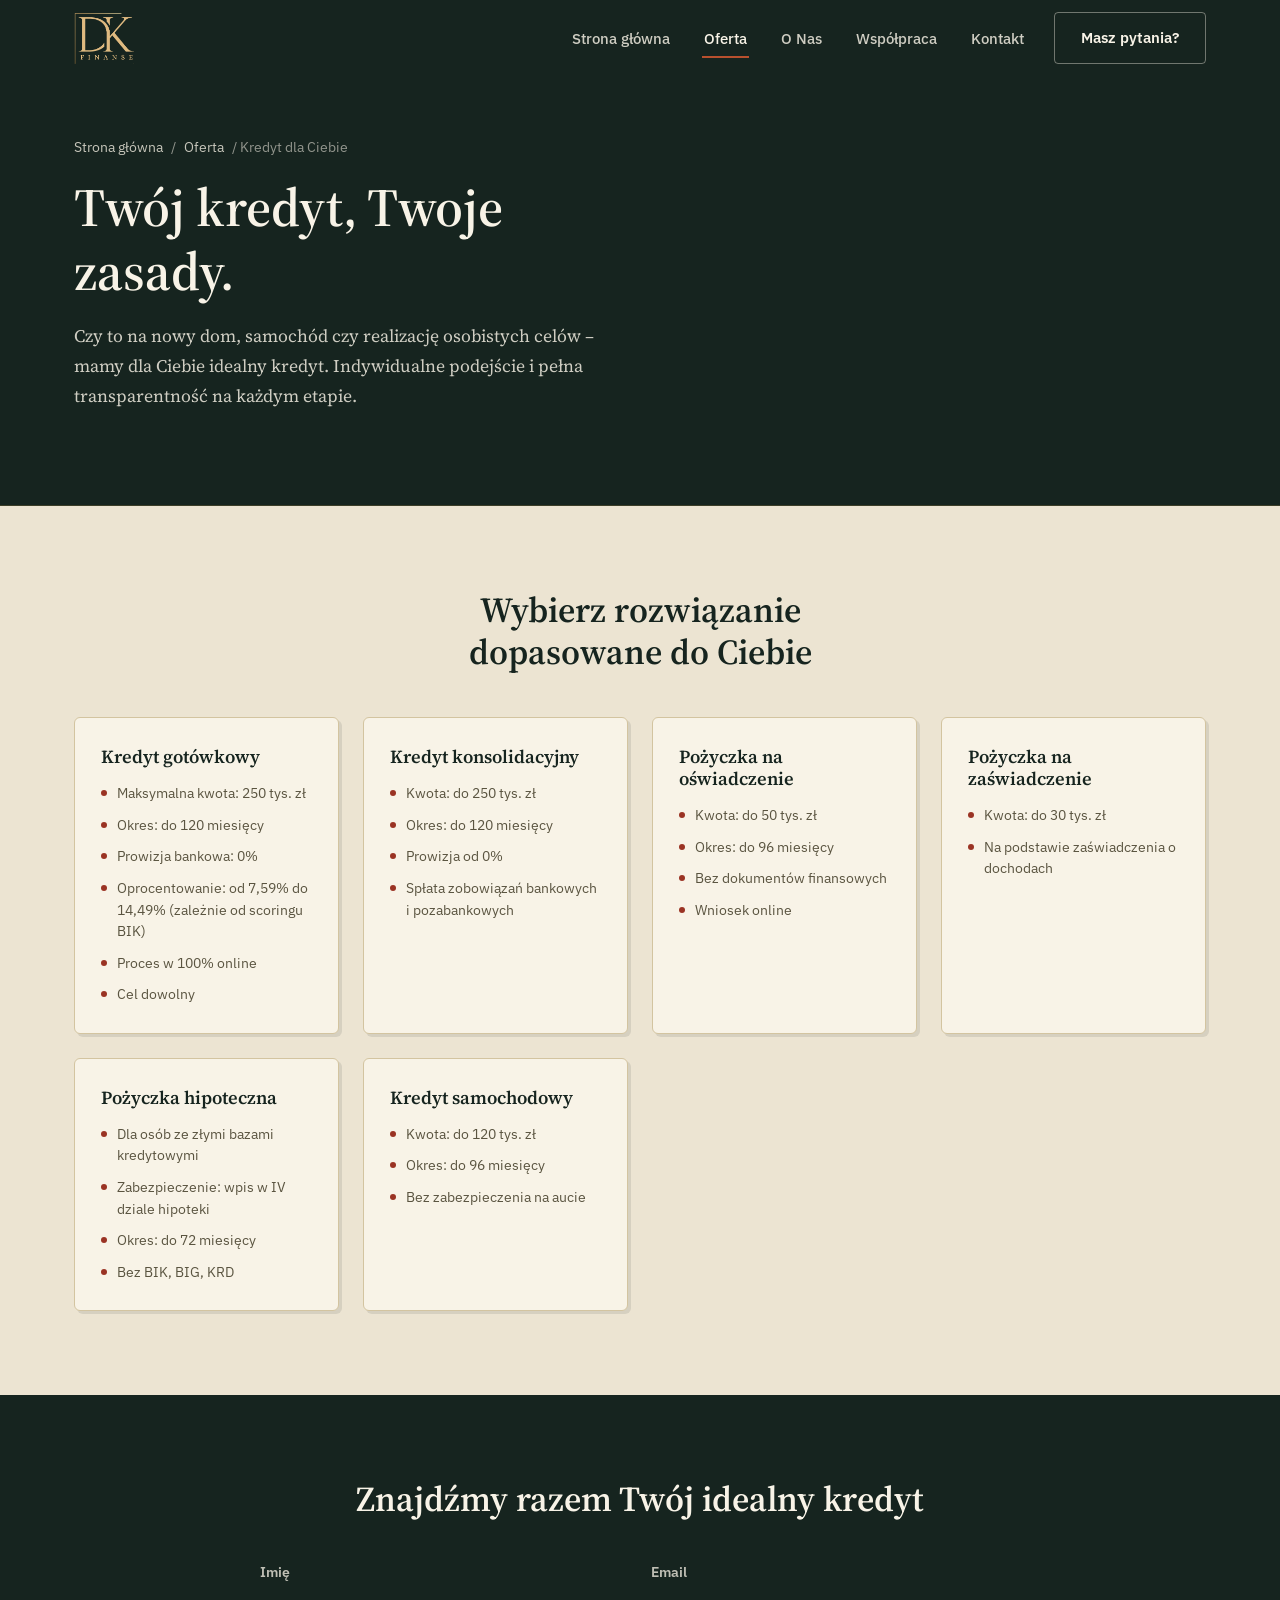
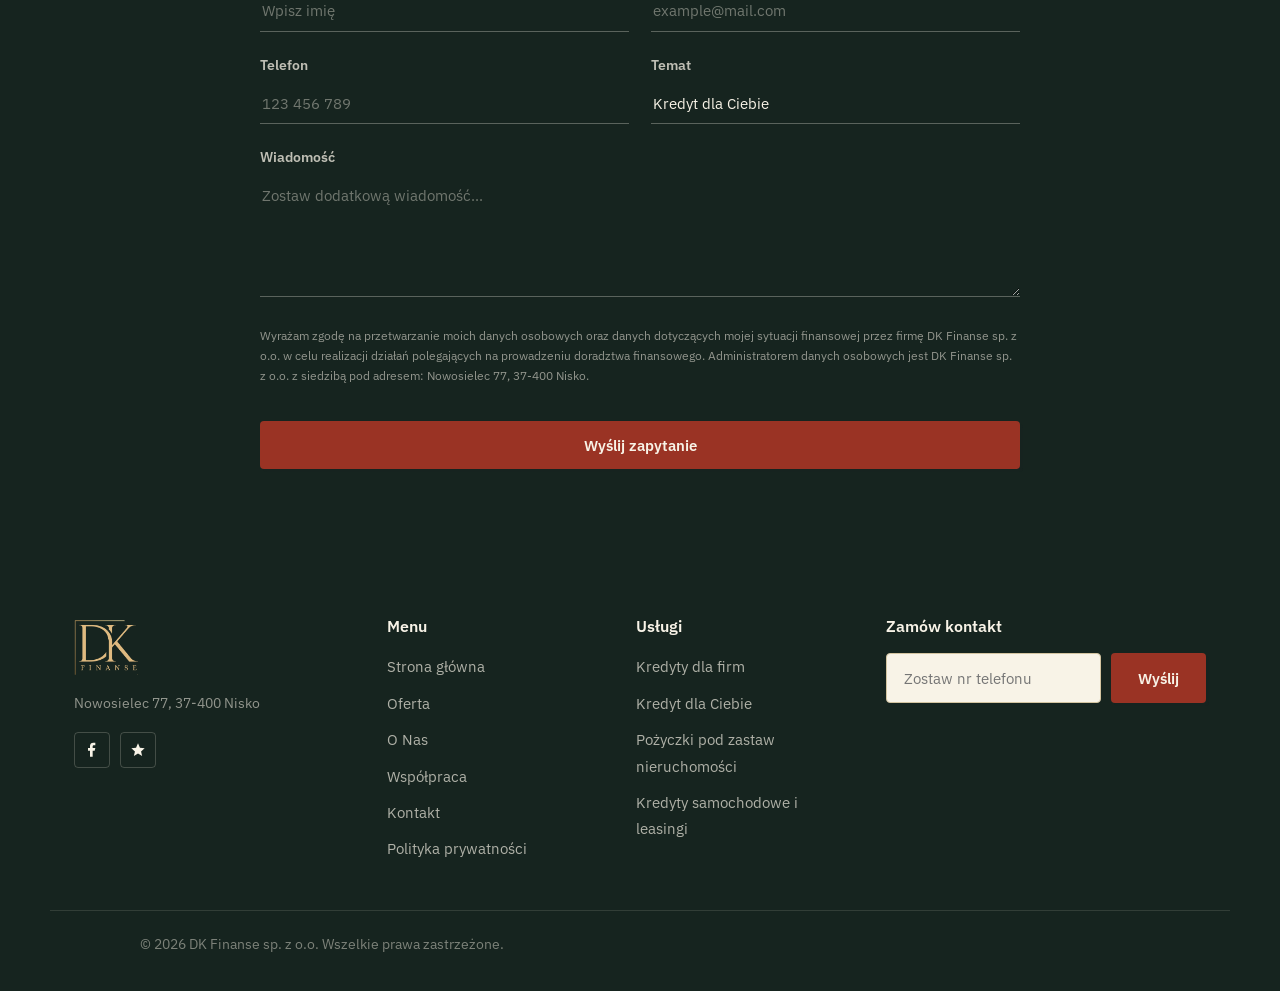
<file: kredyt-dla-ciebie/index.html>
<!doctype html>
<html lang="pl">
<head>
<meta charset="UTF-8">
<meta name="viewport" content="width=device-width, initial-scale=1">
<title>Kredyt dla Ciebie — DK Finanse sp. z o.o.</title>
<meta name="description" content="Kredyt gotówkowy, kredyt konsolidacyjny, pożyczka na oświadczenie, pożyczka na zaświadczenie, pożyczka hipoteczna i kredyt samochodowy dla klientów indywidualnych.">
<link rel="icon" href="/assets/img/favicon.png">
<link rel="preconnect" href="https://fonts.googleapis.com">
<link rel="preconnect" href="https://fonts.gstatic.com" crossorigin>
<link href="https://fonts.googleapis.com/css2?family=Source+Serif+4:opsz,wght@8..60,400;8..60,500;8..60,600;8..60,700&family=IBM+Plex+Sans:wght@400;500;600;700&display=swap" rel="stylesheet">
<link rel="stylesheet" href="/style.css">
</head>
<body>

<a class="skip-link" href="#main">Przejdź do treści</a>

<header class="site-header" id="site-header">
  <div class="container header-inner">
    <a href="/" class="brand">
      <img src="/assets/img/logo.png" alt="DK Finanse" width="150" height="138">
    </a>

    <nav class="main-nav" id="main-nav" aria-label="Menu główne">
      <ul>
        <li><a href="/">Strona główna</a></li>
        <li class="has-sub">
          <a href="/#oferta" class="active">Oferta</a>
          <ul class="sub-menu">
            <li><a href="/kredyty-dla-firm/">Kredyty dla firm</a></li>
            <li><a href="/kredyt-dla-ciebie/">Kredyt dla Ciebie</a></li>
            <li><a href="/pozyczki-pod-zastaw-nieruchomosci/">Pożyczki pod zastaw nieruchomości</a></li>
            <li><a href="/kredyty-samochodowe-i-leasingi/">Kredyty samochodowe i leasingi</a></li>
          </ul>
        </li>
        <li><a href="/o-nas/">O Nas</a></li>
        <li><a href="/wspolpraca/">Współpraca</a></li>
        <li><a href="/kontakt/">Kontakt</a></li>
      </ul>
    </nav>

    <a href="/kontakt/" class="btn btn-ghost header-cta">Masz pytania?</a>

    <button class="nav-toggle" id="nav-toggle" aria-expanded="false" aria-controls="main-nav" aria-label="Otwórz menu">
      <span></span><span></span><span></span>
    </button>
  </div>
</header>

<main id="main">

  <section class="page-hero">
    <div class="hero-blob blob-a" aria-hidden="true"></div>
    <div class="container">
      <p class="breadcrumb"><a href="/">Strona główna</a> / <a href="/#oferta">Oferta</a> / Kredyt dla Ciebie</p>
      <h1>Twój kredyt, Twoje zasady.</h1>
      <p class="lead">Czy to na nowy dom, samochód czy realizację osobistych celów – mamy dla Ciebie idealny kredyt. Indywidualne podejście i pełna transparentność na każdym etapie.</p>
    </div>
  </section>

  <section class="section">
    <div class="container">
      <div class="section-head">
        <h2>Wybierz rozwiązanie dopasowane do Ciebie</h2>
      </div>

      <div class="plans-grid">
        <div class="plan-card">
          <h3>Kredyt gotówkowy</h3>
          <ul>
            <li>Maksymalna kwota: 250 tys. zł</li>
            <li>Okres: do 120 miesięcy</li>
            <li>Prowizja bankowa: 0%</li>
            <li>Oprocentowanie: od 7,59% do 14,49% (zależnie od scoringu BIK)</li>
            <li>Proces w 100% online</li>
            <li>Cel dowolny</li>
          </ul>
        </div>

        <div class="plan-card">
          <h3>Kredyt konsolidacyjny</h3>
          <ul>
            <li>Kwota: do 250 tys. zł</li>
            <li>Okres: do 120 miesięcy</li>
            <li>Prowizja od 0%</li>
            <li>Spłata zobowiązań bankowych i pozabankowych</li>
          </ul>
        </div>

        <div class="plan-card">
          <h3>Pożyczka na oświadczenie</h3>
          <ul>
            <li>Kwota: do 50 tys. zł</li>
            <li>Okres: do 96 miesięcy</li>
            <li>Bez dokumentów finansowych</li>
            <li>Wniosek online</li>
          </ul>
        </div>

        <div class="plan-card">
          <h3>Pożyczka na zaświadczenie</h3>
          <ul>
            <li>Kwota: do 30 tys. zł</li>
            <li>Na podstawie zaświadczenia o dochodach</li>
          </ul>
        </div>

        <div class="plan-card">
          <h3>Pożyczka hipoteczna</h3>
          <ul>
            <li>Dla osób ze złymi bazami kredytowymi</li>
            <li>Zabezpieczenie: wpis w IV dziale hipoteki</li>
            <li>Okres: do 72 miesięcy</li>
            <li>Bez BIK, BIG, KRD</li>
          </ul>
        </div>

        <div class="plan-card">
          <h3>Kredyt samochodowy</h3>
          <ul>
            <li>Kwota: do 120 tys. zł</li>
            <li>Okres: do 96 miesięcy</li>
            <li>Bez zabezpieczenia na aucie</li>
          </ul>
        </div>
      </div>
    </div>
  </section>

  <section class="section contact-cta">
    <div class="container">
      <h2>Znajdźmy razem Twój idealny kredyt</h2>

      <form class="contact-form" data-form="contact-kredyt-dla-ciebie">
        <div class="field">
          <label for="c-name">Imię</label>
          <input type="text" id="c-name" name="name" placeholder="Wpisz imię">
        </div>
        <div class="field">
          <label for="c-email">Email</label>
          <input type="email" id="c-email" name="email" placeholder="example@mail.com" required>
        </div>
        <div class="field">
          <label for="c-phone">Telefon</label>
          <input type="tel" id="c-phone" name="phone" placeholder="123 456 789" required pattern="[0-9\(\)#&+*=.\-\s]+">
        </div>
        <div class="field">
          <label for="c-subject">Temat</label>
          <input type="text" id="c-subject" name="subject" value="Kredyt dla Ciebie" required>
        </div>
        <div class="field field-full">
          <label for="c-message">Wiadomość</label>
          <textarea id="c-message" name="message" rows="5" placeholder="Zostaw dodatkową wiadomość..."></textarea>
        </div>
        <div class="field field-full consent">
          <p>Wyrażam zgodę na przetwarzanie moich danych osobowych oraz danych dotyczących mojej sytuacji finansowej przez firmę DK Finanse sp. z o.o. w celu realizacji działań polegających na prowadzeniu doradztwa finansowego. Administratorem danych osobowych jest DK Finanse sp. z o.o. z siedzibą pod adresem: Nowosielec 77, 37-400 Nisko.</p>
        </div>
        <div class="field field-full">
          <button type="submit" class="btn btn-primary btn-block">Wyślij zapytanie</button>
        </div>
      </form>
      <p class="form-note" data-note hidden>Dziękujemy za wiadomość! Odezwiemy się najszybciej, jak to możliwe.</p>
    </div>
  </section>

</main>

<footer class="site-footer">
  <div class="container footer-grid">
    <div class="footer-col footer-brand">
      <img src="/assets/img/logo.png" alt="DK Finanse" width="120" height="110">
      <p>Nowosielec 77, 37-400 Nisko</p>
      <div class="socials">
        <a href="https://www.facebook.com/profile.php?id=100063715053999" target="_blank" rel="noopener" aria-label="Facebook">
          <svg viewBox="0 0 24 24"><path d="M13 22v-9h3l1-4h-4V7c0-1.1.3-2 2-2h2V1.1C16.6 1 15.4 1 14 1c-3 0-5 1.8-5 5v3H6v4h3v9z" fill="currentColor"/></svg>
        </a>
        <a href="https://www.oferteo.pl/konto/profil/opinie" target="_blank" rel="noopener" aria-label="Opinie">
          <svg viewBox="0 0 24 24"><path d="M12 17.3l-6.2 3.8 1.6-7L2 9.3l7.1-.6L12 2l2.9 6.7 7.1.6-5.4 4.8 1.6 7z" fill="currentColor"/></svg>
        </a>
      </div>
    </div>

    <div class="footer-col">
      <h5>Menu</h5>
      <ul>
        <li><a href="/">Strona główna</a></li>
        <li><a href="/#oferta">Oferta</a></li>
        <li><a href="/o-nas/">O Nas</a></li>
        <li><a href="/wspolpraca/">Współpraca</a></li>
        <li><a href="/kontakt/">Kontakt</a></li>
        <li><a href="/polityka-prywatnosci/">Polityka prywatności</a></li>
      </ul>
    </div>

    <div class="footer-col">
      <h5>Usługi</h5>
      <ul>
        <li><a href="/kredyty-dla-firm/">Kredyty dla firm</a></li>
        <li><a href="/kredyt-dla-ciebie/">Kredyt dla Ciebie</a></li>
        <li><a href="/pozyczki-pod-zastaw-nieruchomosci/">Pożyczki pod zastaw nieruchomości</a></li>
        <li><a href="/kredyty-samochodowe-i-leasingi/">Kredyty samochodowe i leasingi</a></li>
      </ul>
    </div>

    <div class="footer-col">
      <h5>Zamów kontakt</h5>
      <form class="callback-form callback-form--footer" data-form="callback-footer">
        <label for="phone-footer" class="sr-only">Numer telefonu</label>
        <input type="tel" id="phone-footer" name="phone" placeholder="Zostaw nr telefonu" required pattern="[0-9\(\)#&+*=.\-\s]+">
        <button type="submit" class="btn btn-primary">Wyślij</button>
      </form>
    </div>
  </div>

  <div class="container footer-bottom">
    <p>&copy; <span id="year"></span> DK Finanse sp. z o.o. Wszelkie prawa zastrzeżone.</p>
  </div>
</footer>

<button class="scroll-top" id="scroll-top" aria-label="Wróć na górę">&#8593;</button>

<script src="/script.js"></script>
</body>
</html>
</file>
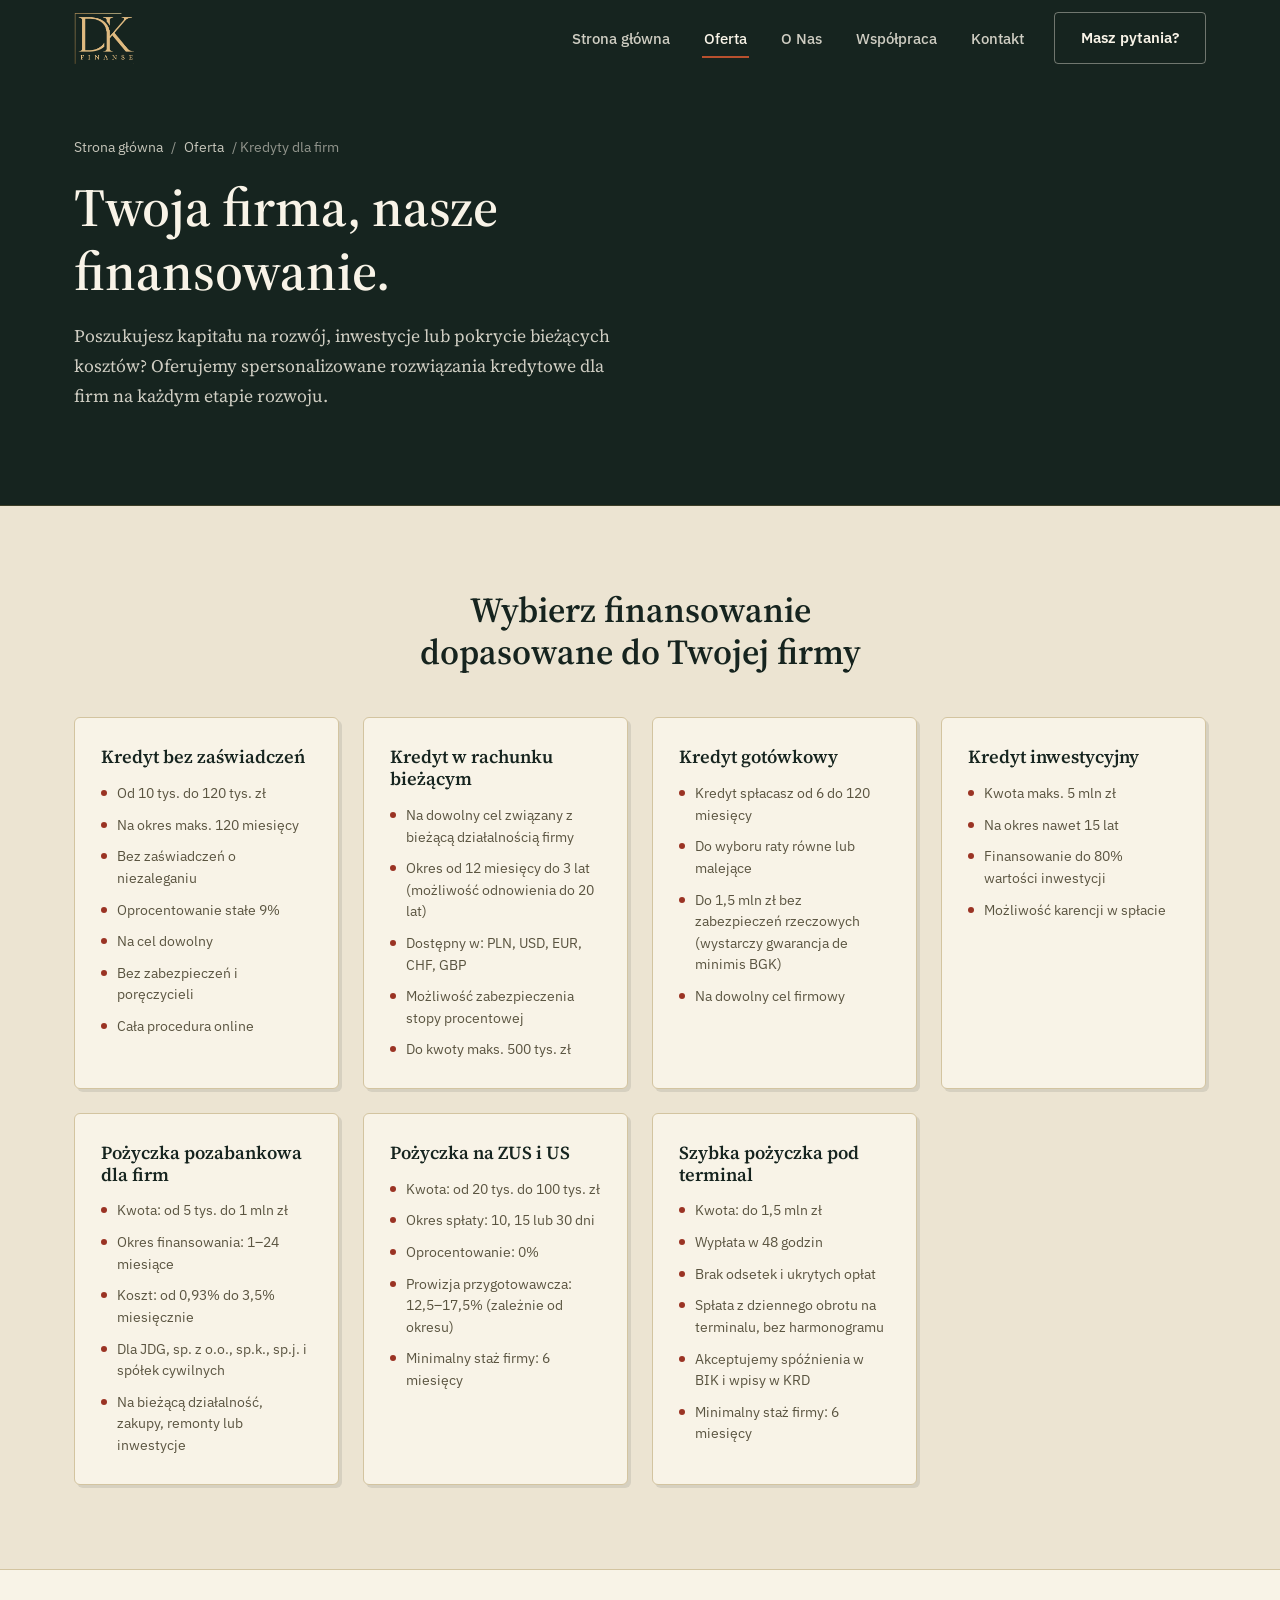
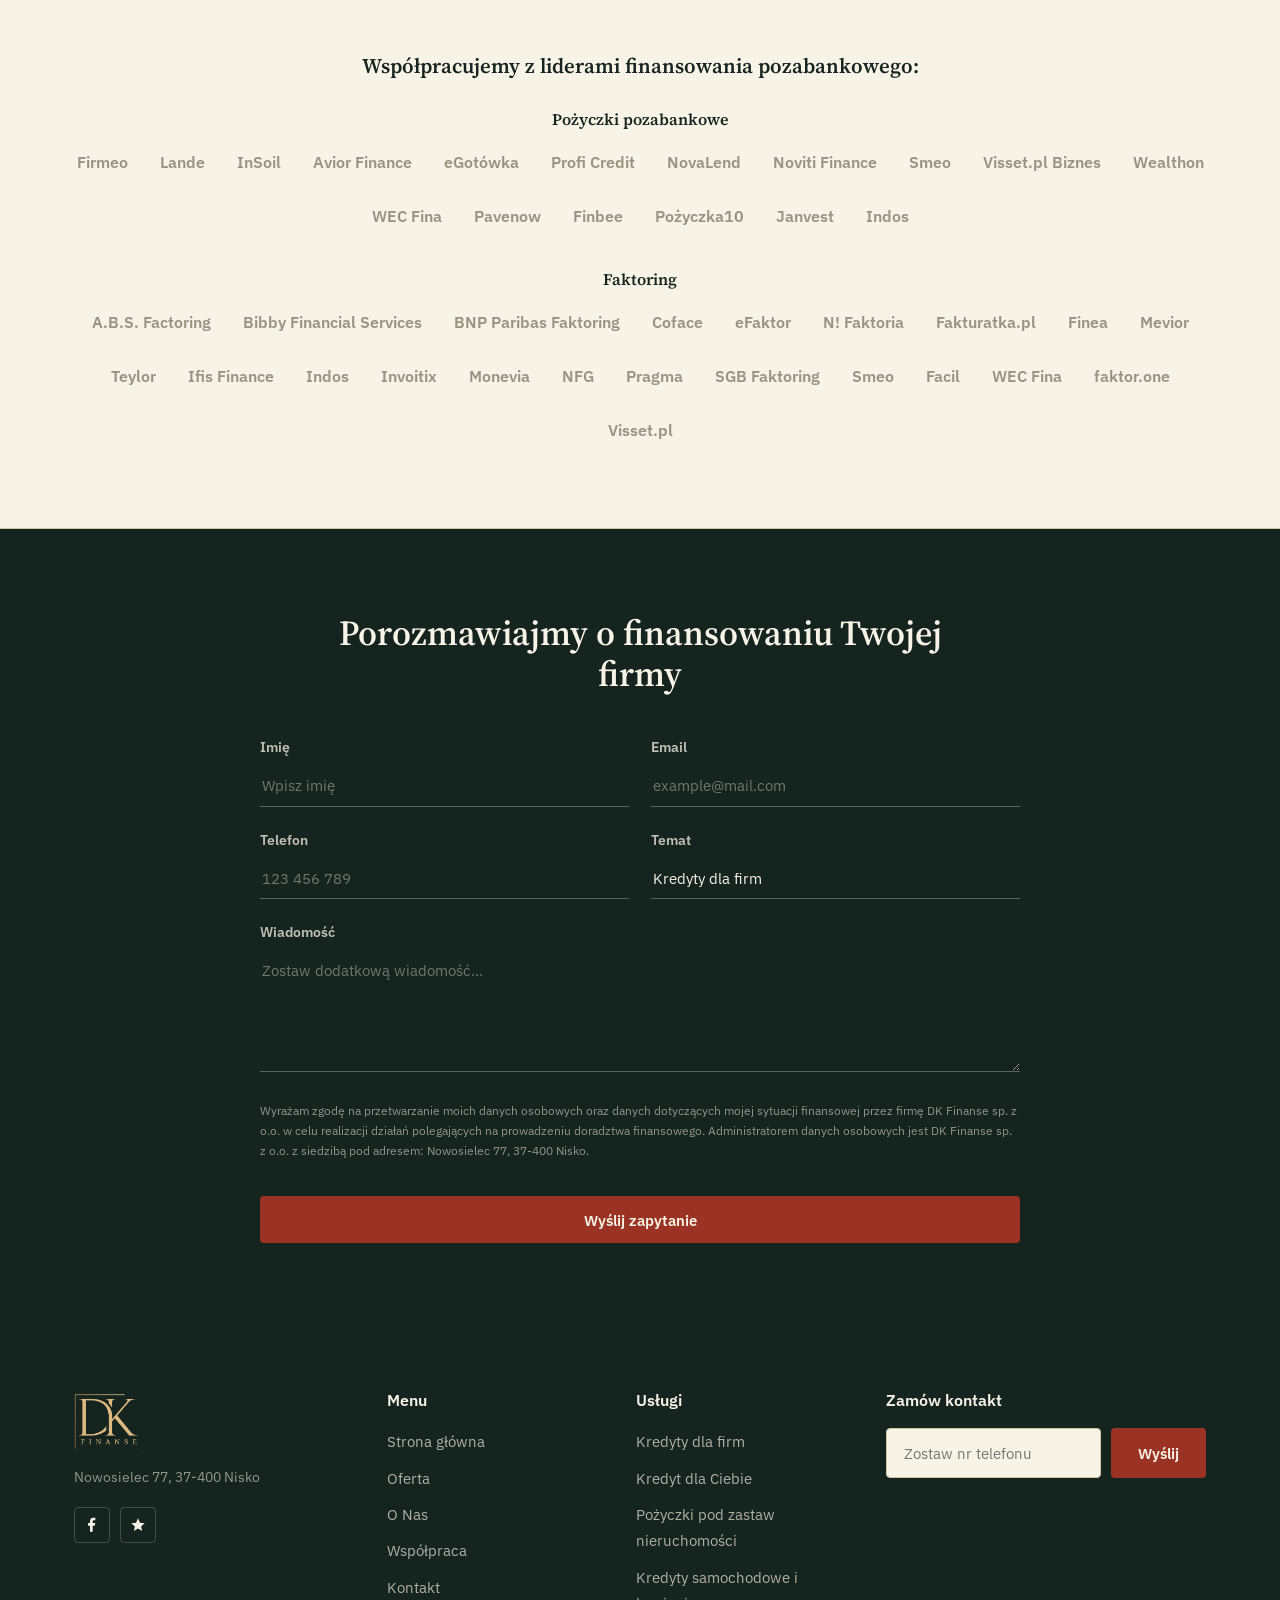
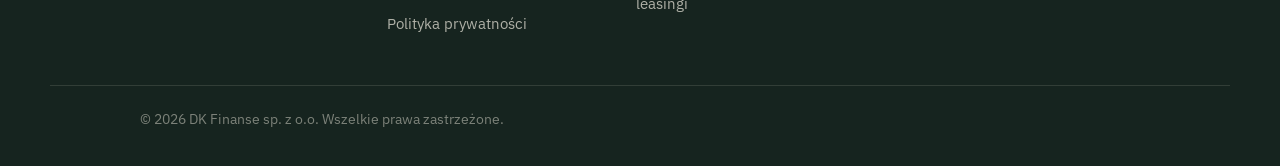
<file: kredyty-dla-firm/index.html>
<!doctype html>
<html lang="pl">
<head>
<meta charset="UTF-8">
<meta name="viewport" content="width=device-width, initial-scale=1">
<title>Kredyty dla firm — DK Finanse sp. z o.o.</title>
<meta name="description" content="Kredyt bez zaświadczeń, kredyt w rachunku bieżącym, kredyt gotówkowy, kredyt inwestycyjny, pożyczka pozabankowa, pożyczka na ZUS i US oraz pożyczka pod terminal dla firm. Sprawdź ofertę DK Finanse.">
<link rel="icon" href="/assets/img/favicon.png">
<link rel="preconnect" href="https://fonts.googleapis.com">
<link rel="preconnect" href="https://fonts.gstatic.com" crossorigin>
<link href="https://fonts.googleapis.com/css2?family=Source+Serif+4:opsz,wght@8..60,400;8..60,500;8..60,600;8..60,700&family=IBM+Plex+Sans:wght@400;500;600;700&display=swap" rel="stylesheet">
<link rel="stylesheet" href="/style.css">
</head>
<body>

<a class="skip-link" href="#main">Przejdź do treści</a>

<header class="site-header" id="site-header">
  <div class="container header-inner">
    <a href="/" class="brand">
      <img src="/assets/img/logo.png" alt="DK Finanse" width="150" height="138">
    </a>

    <nav class="main-nav" id="main-nav" aria-label="Menu główne">
      <ul>
        <li><a href="/">Strona główna</a></li>
        <li class="has-sub">
          <a href="/#oferta" class="active">Oferta</a>
          <ul class="sub-menu">
            <li><a href="/kredyty-dla-firm/">Kredyty dla firm</a></li>
            <li><a href="/kredyt-dla-ciebie/">Kredyt dla Ciebie</a></li>
            <li><a href="/pozyczki-pod-zastaw-nieruchomosci/">Pożyczki pod zastaw nieruchomości</a></li>
            <li><a href="/kredyty-samochodowe-i-leasingi/">Kredyty samochodowe i leasingi</a></li>
          </ul>
        </li>
        <li><a href="/o-nas/">O Nas</a></li>
        <li><a href="/wspolpraca/">Współpraca</a></li>
        <li><a href="/kontakt/">Kontakt</a></li>
      </ul>
    </nav>

    <a href="/kontakt/" class="btn btn-ghost header-cta">Masz pytania?</a>

    <button class="nav-toggle" id="nav-toggle" aria-expanded="false" aria-controls="main-nav" aria-label="Otwórz menu">
      <span></span><span></span><span></span>
    </button>
  </div>
</header>

<main id="main">

  <section class="page-hero">
    <div class="hero-blob blob-a" aria-hidden="true"></div>
    <div class="container">
      <p class="breadcrumb"><a href="/">Strona główna</a> / <a href="/#oferta">Oferta</a> / Kredyty dla firm</p>
      <h1>Twoja firma, nasze finansowanie.</h1>
      <p class="lead">Poszukujesz kapitału na rozwój, inwestycje lub pokrycie bieżących kosztów? Oferujemy spersonalizowane rozwiązania kredytowe dla firm na każdym etapie rozwoju.</p>
    </div>
  </section>

  <section class="section">
    <div class="container">
      <div class="section-head">
        <h2>Wybierz finansowanie dopasowane do Twojej firmy</h2>
      </div>

      <div class="plans-grid">
        <div class="plan-card">
          <h3>Kredyt bez zaświadczeń</h3>
          <ul>
            <li>Od 10 tys. do 120 tys. zł</li>
            <li>Na okres maks. 120 miesięcy</li>
            <li>Bez zaświadczeń o niezaleganiu</li>
            <li>Oprocentowanie stałe 9%</li>
            <li>Na cel dowolny</li>
            <li>Bez zabezpieczeń i poręczycieli</li>
            <li>Cała procedura online</li>
          </ul>
        </div>

        <div class="plan-card">
          <h3>Kredyt w rachunku bieżącym</h3>
          <ul>
            <li>Na dowolny cel związany z bieżącą działalnością firmy</li>
            <li>Okres od 12 miesięcy do 3 lat (możliwość odnowienia do 20 lat)</li>
            <li>Dostępny w: PLN, USD, EUR, CHF, GBP</li>
            <li>Możliwość zabezpieczenia stopy procentowej</li>
            <li>Do kwoty maks. 500 tys. zł</li>
          </ul>
        </div>

        <div class="plan-card">
          <h3>Kredyt gotówkowy</h3>
          <ul>
            <li>Kredyt spłacasz od 6 do 120 miesięcy</li>
            <li>Do wyboru raty równe lub malejące</li>
            <li>Do 1,5 mln zł bez zabezpieczeń rzeczowych (wystarczy gwarancja de minimis BGK)</li>
            <li>Na dowolny cel firmowy</li>
          </ul>
        </div>

        <div class="plan-card">
          <h3>Kredyt inwestycyjny</h3>
          <ul>
            <li>Kwota maks. 5 mln zł</li>
            <li>Na okres nawet 15 lat</li>
            <li>Finansowanie do 80% wartości inwestycji</li>
            <li>Możliwość karencji w spłacie</li>
          </ul>
        </div>

        <div class="plan-card">
          <h3>Pożyczka pozabankowa dla firm</h3>
          <ul>
            <li>Kwota: od 5 tys. do 1 mln zł</li>
            <li>Okres finansowania: 1–24 miesiące</li>
            <li>Koszt: od 0,93% do 3,5% miesięcznie</li>
            <li>Dla JDG, sp. z o.o., sp.k., sp.j. i spółek cywilnych</li>
            <li>Na bieżącą działalność, zakupy, remonty lub inwestycje</li>
          </ul>
        </div>

        <div class="plan-card">
          <h3>Pożyczka na ZUS i US</h3>
          <ul>
            <li>Kwota: od 20 tys. do 100 tys. zł</li>
            <li>Okres spłaty: 10, 15 lub 30 dni</li>
            <li>Oprocentowanie: 0%</li>
            <li>Prowizja przygotowawcza: 12,5–17,5% (zależnie od okresu)</li>
            <li>Minimalny staż firmy: 6 miesięcy</li>
          </ul>
        </div>

        <div class="plan-card">
          <h3>Szybka pożyczka pod terminal</h3>
          <ul>
            <li>Kwota: do 1,5 mln zł</li>
            <li>Wypłata w 48 godzin</li>
            <li>Brak odsetek i ukrytych opłat</li>
            <li>Spłata z dziennego obrotu na terminalu, bez harmonogramu</li>
            <li>Akceptujemy spóźnienia w BIK i wpisy w KRD</li>
            <li>Minimalny staż firmy: 6 miesięcy</li>
          </ul>
        </div>
      </div>
    </div>
  </section>

  <section class="section partners">
    <div class="container">
      <h3>Współpracujemy z liderami finansowania pozabankowego:</h3>

      <div class="partners-group">
        <h4>Pożyczki pozabankowe</h4>
        <div class="partners-grid">
          <span>Firmeo</span>
          <span>Lande</span>
          <span>InSoil</span>
          <span>Avior Finance</span>
          <span>eGotówka</span>
          <span>Profi Credit</span>
          <span>NovaLend</span>
          <span>Noviti Finance</span>
          <span>Smeo</span>
          <span>Visset.pl Biznes</span>
          <span>Wealthon</span>
          <span>WEC Fina</span>
          <span>Pavenow</span>
          <span>Finbee</span>
          <span>Pożyczka10</span>
          <span>Janvest</span>
          <span>Indos</span>
        </div>
      </div>

      <div class="partners-group">
        <h4>Faktoring</h4>
        <div class="partners-grid">
          <span>A.B.S. Factoring</span>
          <span>Bibby Financial Services</span>
          <span>BNP Paribas Faktoring</span>
          <span>Coface</span>
          <span>eFaktor</span>
          <span>N! Faktoria</span>
          <span>Fakturatka.pl</span>
          <span>Finea</span>
          <span>Mevior</span>
          <span>Teylor</span>
          <span>Ifis Finance</span>
          <span>Indos</span>
          <span>Invoitix</span>
          <span>Monevia</span>
          <span>NFG</span>
          <span>Pragma</span>
          <span>SGB Faktoring</span>
          <span>Smeo</span>
          <span>Facil</span>
          <span>WEC Fina</span>
          <span>faktor.one</span>
          <span>Visset.pl</span>
        </div>
      </div>
    </div>
  </section>

  <section class="section contact-cta">
    <div class="container">
      <h2>Porozmawiajmy o finansowaniu Twojej firmy</h2>

      <form class="contact-form" data-form="contact-kredyty-dla-firm">
        <div class="field">
          <label for="c-name">Imię</label>
          <input type="text" id="c-name" name="name" placeholder="Wpisz imię">
        </div>
        <div class="field">
          <label for="c-email">Email</label>
          <input type="email" id="c-email" name="email" placeholder="example@mail.com" required>
        </div>
        <div class="field">
          <label for="c-phone">Telefon</label>
          <input type="tel" id="c-phone" name="phone" placeholder="123 456 789" required pattern="[0-9\(\)#&+*=.\-\s]+">
        </div>
        <div class="field">
          <label for="c-subject">Temat</label>
          <input type="text" id="c-subject" name="subject" value="Kredyty dla firm" required>
        </div>
        <div class="field field-full">
          <label for="c-message">Wiadomość</label>
          <textarea id="c-message" name="message" rows="5" placeholder="Zostaw dodatkową wiadomość..."></textarea>
        </div>
        <div class="field field-full consent">
          <p>Wyrażam zgodę na przetwarzanie moich danych osobowych oraz danych dotyczących mojej sytuacji finansowej przez firmę DK Finanse sp. z o.o. w celu realizacji działań polegających na prowadzeniu doradztwa finansowego. Administratorem danych osobowych jest DK Finanse sp. z o.o. z siedzibą pod adresem: Nowosielec 77, 37-400 Nisko.</p>
        </div>
        <div class="field field-full">
          <button type="submit" class="btn btn-primary btn-block">Wyślij zapytanie</button>
        </div>
      </form>
      <p class="form-note" data-note hidden>Dziękujemy za wiadomość! Odezwiemy się najszybciej, jak to możliwe.</p>
    </div>
  </section>

</main>

<footer class="site-footer">
  <div class="container footer-grid">
    <div class="footer-col footer-brand">
      <img src="/assets/img/logo.png" alt="DK Finanse" width="120" height="110">
      <p>Nowosielec 77, 37-400 Nisko</p>
      <div class="socials">
        <a href="https://www.facebook.com/profile.php?id=100063715053999" target="_blank" rel="noopener" aria-label="Facebook">
          <svg viewBox="0 0 24 24"><path d="M13 22v-9h3l1-4h-4V7c0-1.1.3-2 2-2h2V1.1C16.6 1 15.4 1 14 1c-3 0-5 1.8-5 5v3H6v4h3v9z" fill="currentColor"/></svg>
        </a>
        <a href="https://www.oferteo.pl/konto/profil/opinie" target="_blank" rel="noopener" aria-label="Opinie">
          <svg viewBox="0 0 24 24"><path d="M12 17.3l-6.2 3.8 1.6-7L2 9.3l7.1-.6L12 2l2.9 6.7 7.1.6-5.4 4.8 1.6 7z" fill="currentColor"/></svg>
        </a>
      </div>
    </div>

    <div class="footer-col">
      <h5>Menu</h5>
      <ul>
        <li><a href="/">Strona główna</a></li>
        <li><a href="/#oferta">Oferta</a></li>
        <li><a href="/o-nas/">O Nas</a></li>
        <li><a href="/wspolpraca/">Współpraca</a></li>
        <li><a href="/kontakt/">Kontakt</a></li>
        <li><a href="/polityka-prywatnosci/">Polityka prywatności</a></li>
      </ul>
    </div>

    <div class="footer-col">
      <h5>Usługi</h5>
      <ul>
        <li><a href="/kredyty-dla-firm/">Kredyty dla firm</a></li>
        <li><a href="/kredyt-dla-ciebie/">Kredyt dla Ciebie</a></li>
        <li><a href="/pozyczki-pod-zastaw-nieruchomosci/">Pożyczki pod zastaw nieruchomości</a></li>
        <li><a href="/kredyty-samochodowe-i-leasingi/">Kredyty samochodowe i leasingi</a></li>
      </ul>
    </div>

    <div class="footer-col">
      <h5>Zamów kontakt</h5>
      <form class="callback-form callback-form--footer" data-form="callback-footer">
        <label for="phone-footer" class="sr-only">Numer telefonu</label>
        <input type="tel" id="phone-footer" name="phone" placeholder="Zostaw nr telefonu" required pattern="[0-9\(\)#&+*=.\-\s]+">
        <button type="submit" class="btn btn-primary">Wyślij</button>
      </form>
    </div>
  </div>

  <div class="container footer-bottom">
    <p>&copy; <span id="year"></span> DK Finanse sp. z o.o. Wszelkie prawa zastrzeżone.</p>
  </div>
</footer>

<button class="scroll-top" id="scroll-top" aria-label="Wróć na górę">&#8593;</button>

<script src="/script.js"></script>
</body>
</html>
</file>
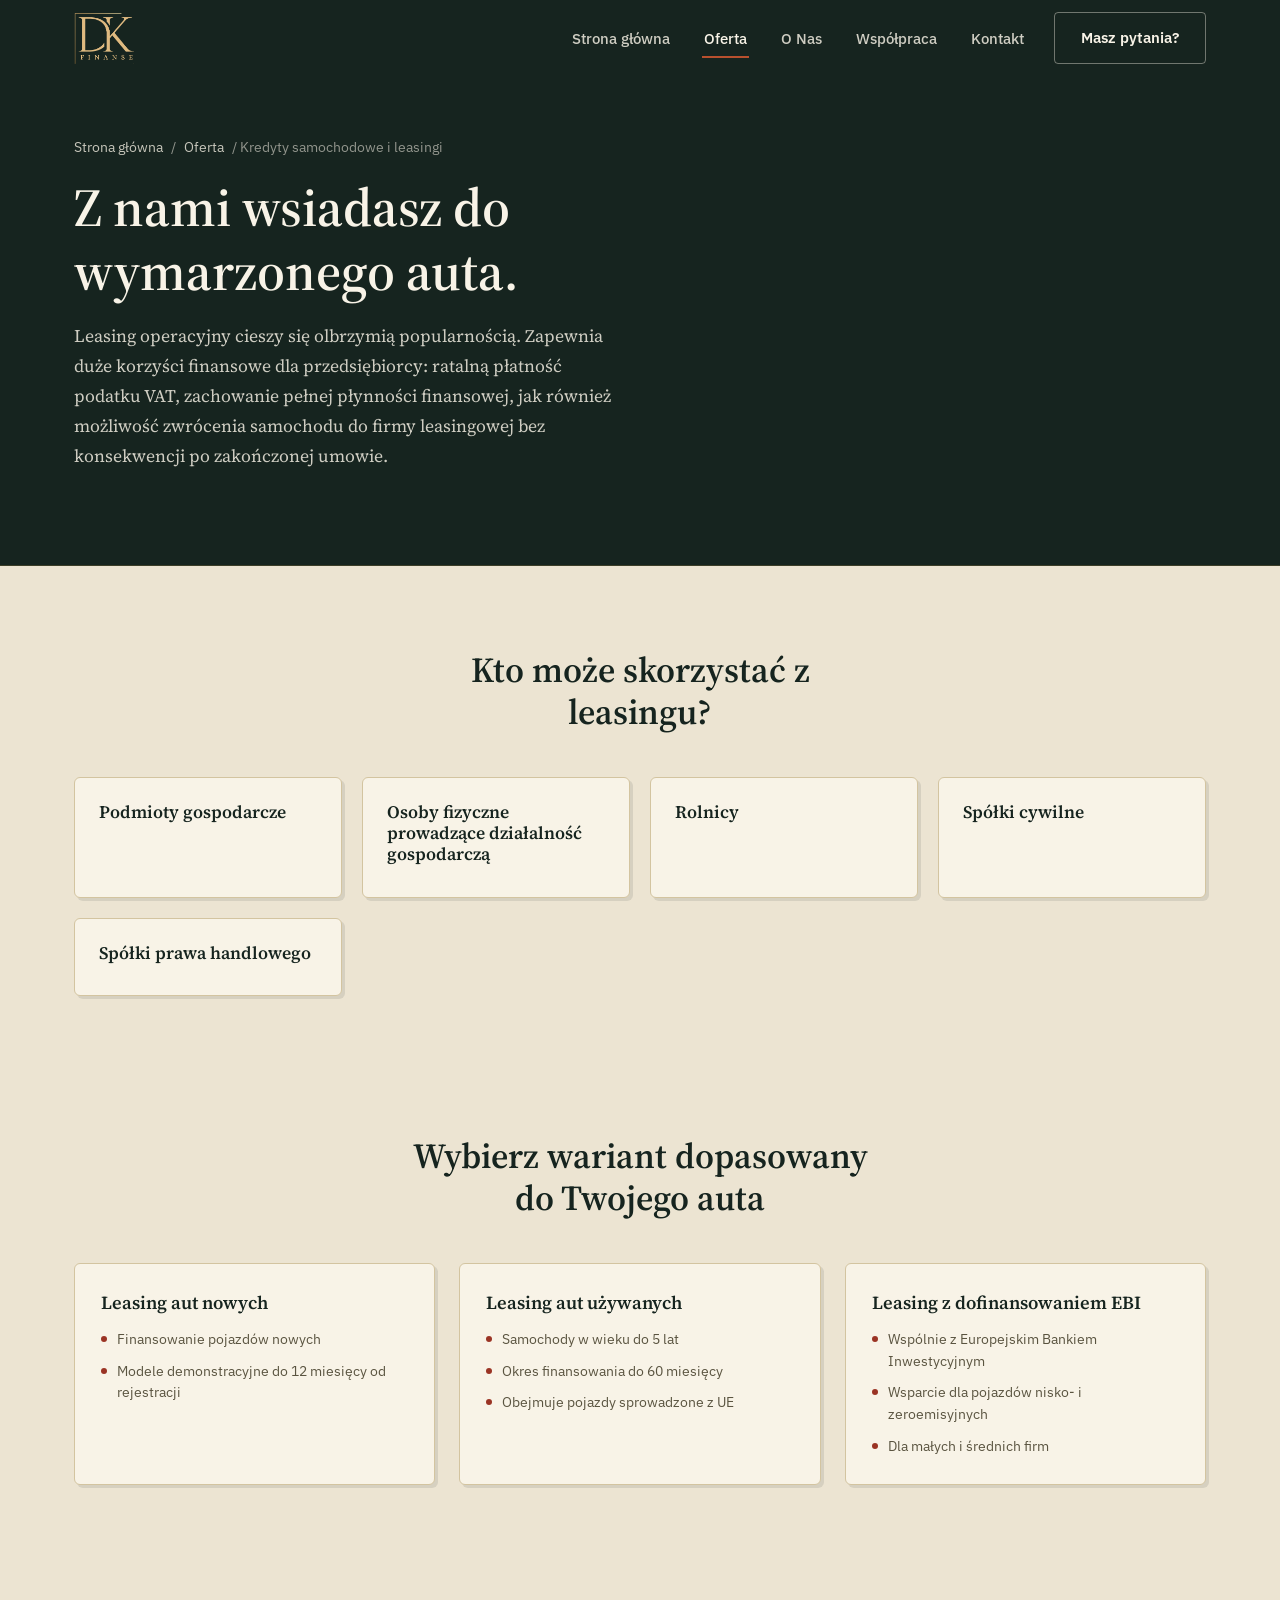
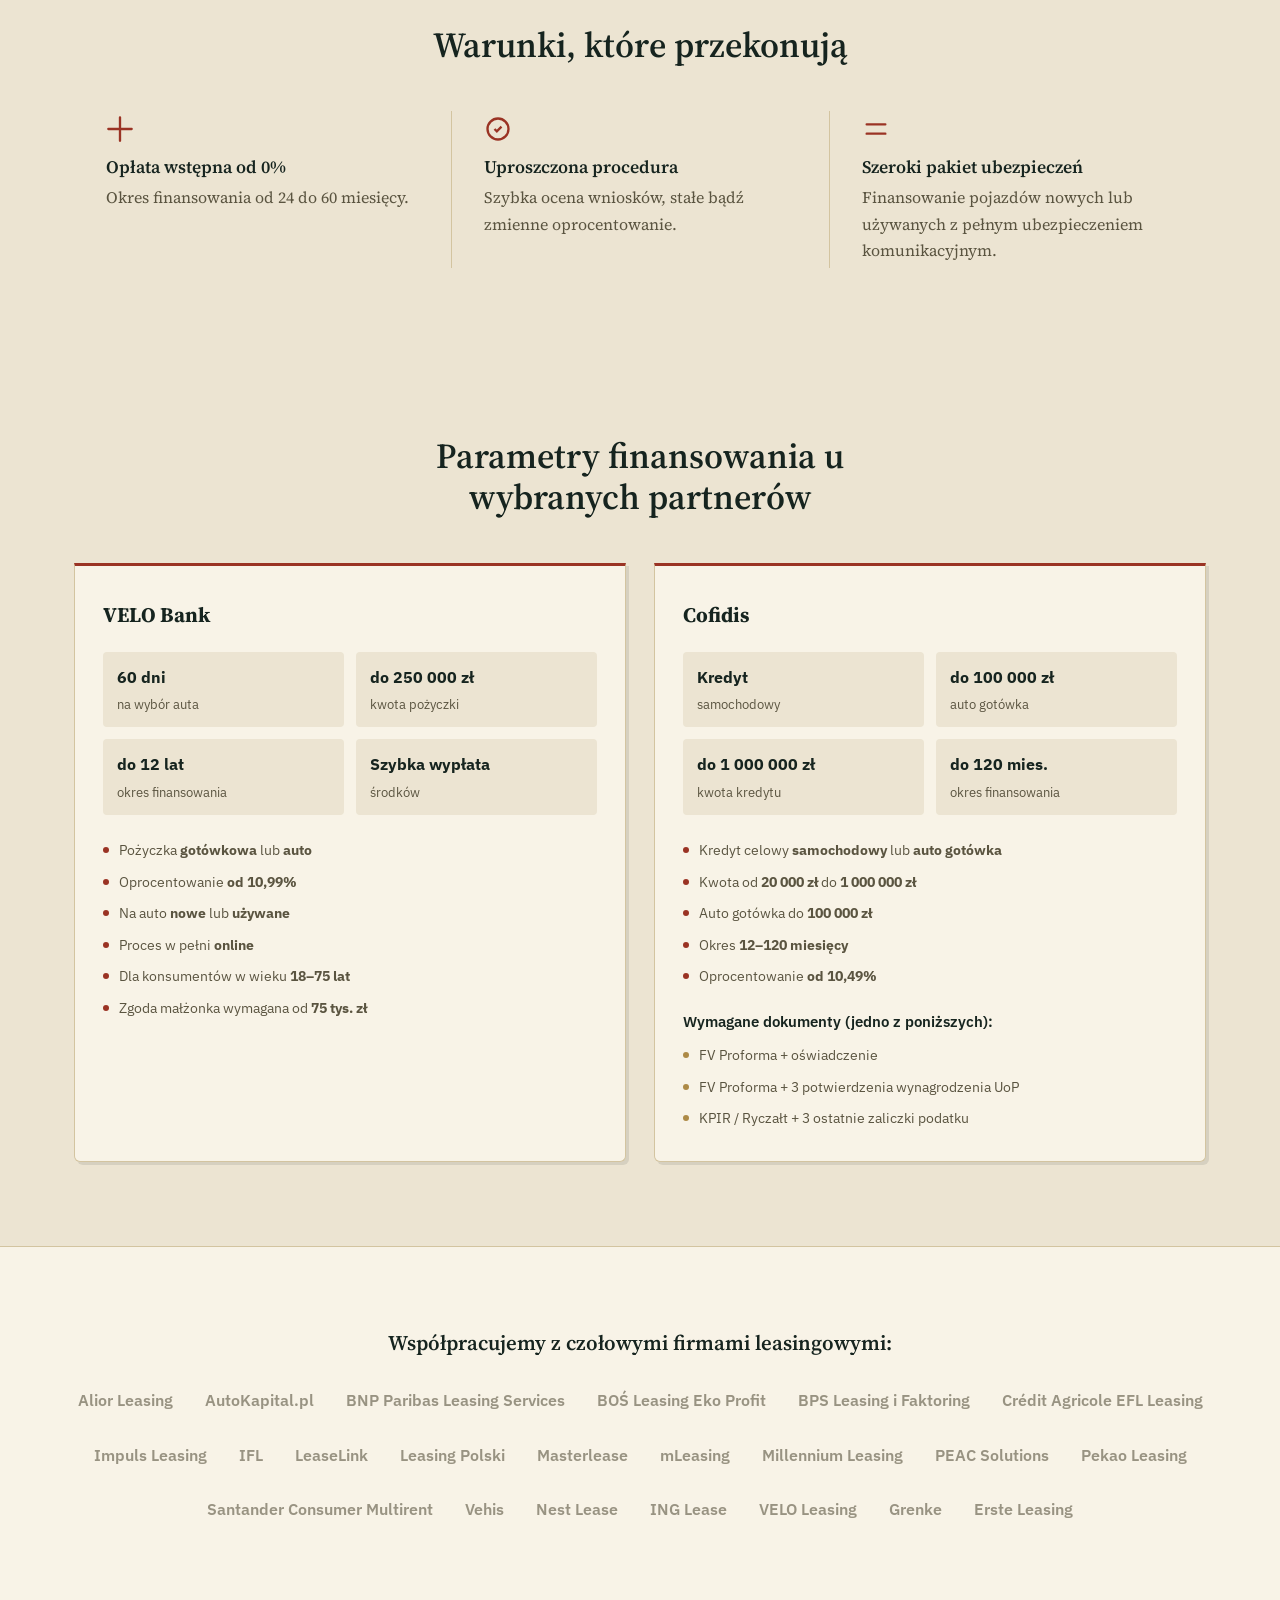
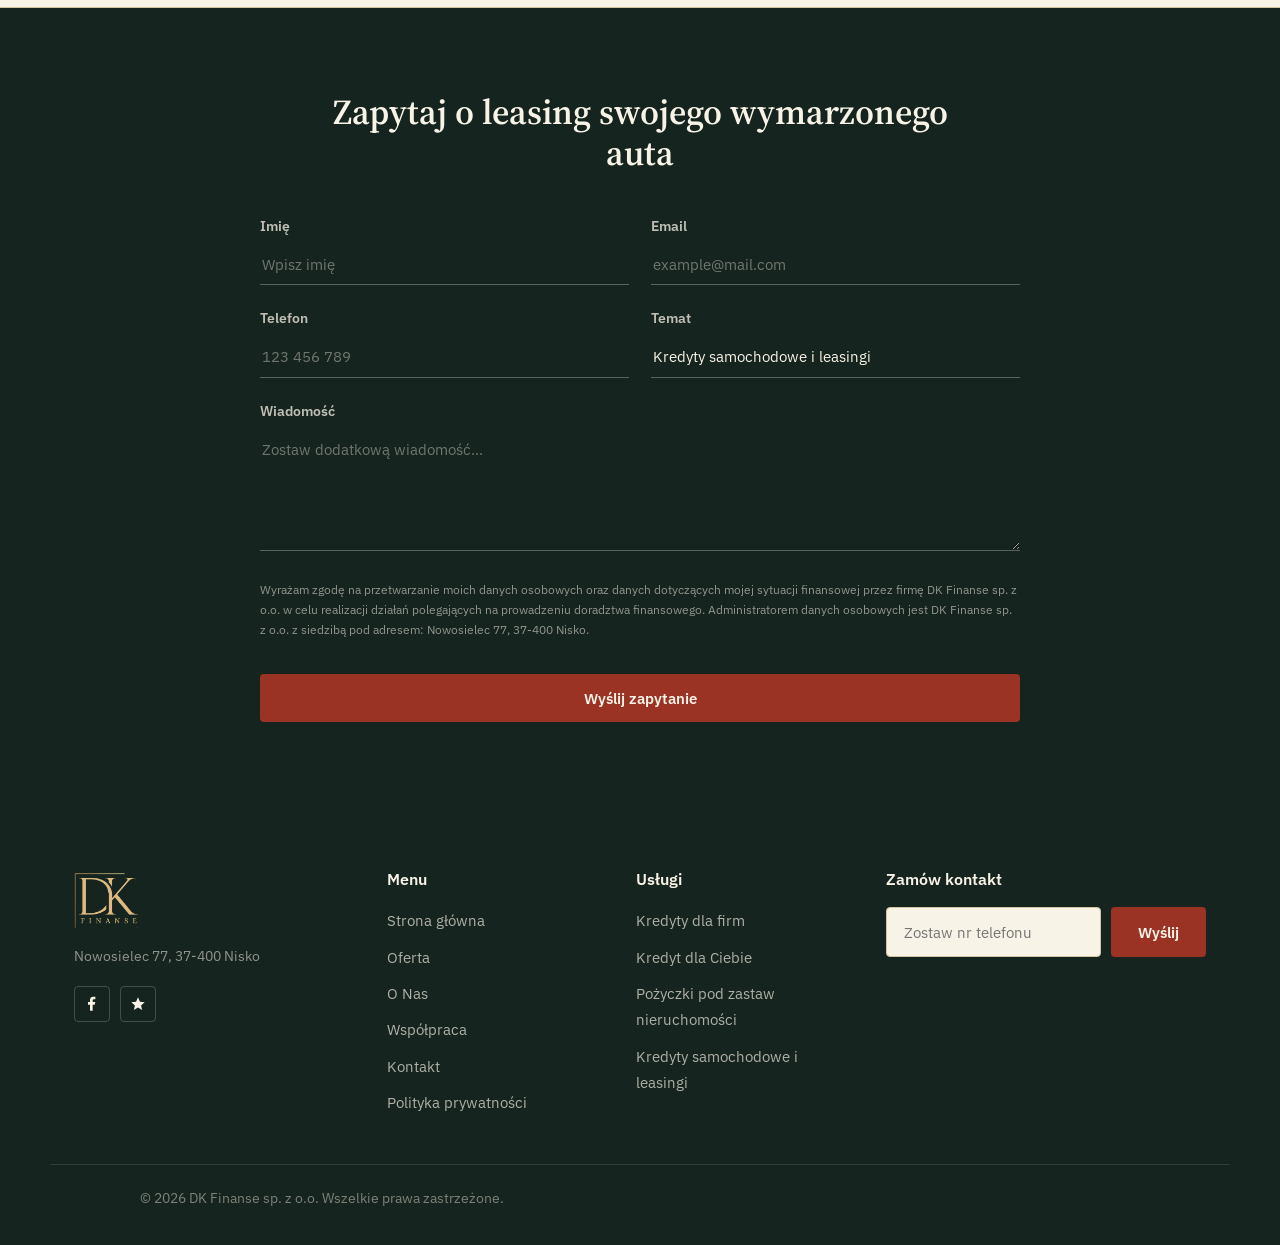
<file: kredyty-samochodowe-i-leasingi/index.html>
<!doctype html>
<html lang="pl">
<head>
<meta charset="UTF-8">
<meta name="viewport" content="width=device-width, initial-scale=1">
<title>Kredyty samochodowe i leasingi — DK Finanse sp. z o.o.</title>
<meta name="description" content="Leasing operacyjny, leasing aut nowych i używanych oraz leasing z dofinansowaniem EBI. Skorzystaj z leasingu już dziś.">
<link rel="icon" href="/assets/img/favicon.png">
<link rel="preconnect" href="https://fonts.googleapis.com">
<link rel="preconnect" href="https://fonts.gstatic.com" crossorigin>
<link href="https://fonts.googleapis.com/css2?family=Source+Serif+4:opsz,wght@8..60,400;8..60,500;8..60,600;8..60,700&family=IBM+Plex+Sans:wght@400;500;600;700&display=swap" rel="stylesheet">
<link rel="stylesheet" href="/style.css">
</head>
<body>

<a class="skip-link" href="#main">Przejdź do treści</a>

<header class="site-header" id="site-header">
  <div class="container header-inner">
    <a href="/" class="brand">
      <img src="/assets/img/logo.png" alt="DK Finanse" width="150" height="138">
    </a>

    <nav class="main-nav" id="main-nav" aria-label="Menu główne">
      <ul>
        <li><a href="/">Strona główna</a></li>
        <li class="has-sub">
          <a href="/#oferta" class="active">Oferta</a>
          <ul class="sub-menu">
            <li><a href="/kredyty-dla-firm/">Kredyty dla firm</a></li>
            <li><a href="/kredyt-dla-ciebie/">Kredyt dla Ciebie</a></li>
            <li><a href="/pozyczki-pod-zastaw-nieruchomosci/">Pożyczki pod zastaw nieruchomości</a></li>
            <li><a href="/kredyty-samochodowe-i-leasingi/">Kredyty samochodowe i leasingi</a></li>
          </ul>
        </li>
        <li><a href="/o-nas/">O Nas</a></li>
        <li><a href="/wspolpraca/">Współpraca</a></li>
        <li><a href="/kontakt/">Kontakt</a></li>
      </ul>
    </nav>

    <a href="/kontakt/" class="btn btn-ghost header-cta">Masz pytania?</a>

    <button class="nav-toggle" id="nav-toggle" aria-expanded="false" aria-controls="main-nav" aria-label="Otwórz menu">
      <span></span><span></span><span></span>
    </button>
  </div>
</header>

<main id="main">

  <section class="page-hero">
    <div class="hero-blob blob-a" aria-hidden="true"></div>
    <div class="container">
      <p class="breadcrumb"><a href="/">Strona główna</a> / <a href="/#oferta">Oferta</a> / Kredyty samochodowe i leasingi</p>
      <h1>Z nami wsiadasz do wymarzonego auta.</h1>
      <p class="lead">Leasing operacyjny cieszy się olbrzymią popularnością. Zapewnia duże korzyści finansowe dla przedsiębiorcy: ratalną płatność podatku VAT, zachowanie pełnej płynności finansowej, jak również możliwość zwrócenia samochodu do firmy leasingowej bez konsekwencji po zakończonej umowie.</p>
    </div>
  </section>

  <section class="section">
    <div class="container">
      <div class="section-head">
        <h2>Kto może skorzystać z leasingu?</h2>
      </div>

      <div class="principles-grid">
        <div class="principle"><h4>Podmioty gospodarcze</h4></div>
        <div class="principle"><h4>Osoby fizyczne prowadzące działalność gospodarczą</h4></div>
        <div class="principle"><h4>Rolnicy</h4></div>
        <div class="principle"><h4>Spółki cywilne</h4></div>
        <div class="principle"><h4>Spółki prawa handlowego</h4></div>
      </div>
    </div>
  </section>

  <section class="section trust">
    <div class="container">
      <div class="section-head">
        <h2>Wybierz wariant dopasowany do Twojego auta</h2>
      </div>

      <div class="plans-grid">
        <div class="plan-card">
          <h3>Leasing aut nowych</h3>
          <ul>
            <li>Finansowanie pojazdów nowych</li>
            <li>Modele demonstracyjne do 12 miesięcy od rejestracji</li>
          </ul>
        </div>
        <div class="plan-card">
          <h3>Leasing aut używanych</h3>
          <ul>
            <li>Samochody w wieku do 5 lat</li>
            <li>Okres finansowania do 60 miesięcy</li>
            <li>Obejmuje pojazdy sprowadzone z UE</li>
          </ul>
        </div>
        <div class="plan-card">
          <h3>Leasing z dofinansowaniem EBI</h3>
          <ul>
            <li>Wspólnie z Europejskim Bankiem Inwestycyjnym</li>
            <li>Wsparcie dla pojazdów nisko- i zeroemisyjnych</li>
            <li>Dla małych i średnich firm</li>
          </ul>
        </div>
      </div>
    </div>
  </section>

  <section class="section">
    <div class="container">
      <div class="section-head">
        <h2>Warunki, które przekonują</h2>
      </div>

      <div class="trust-grid">
        <div class="trust-item">
          <span class="trust-icon" aria-hidden="true"><svg viewBox="0 0 24 24"><path d="M12 2v20M2 12h20" stroke="currentColor" stroke-width="2" stroke-linecap="round"/></svg></span>
          <h4>Opłata wstępna od 0%</h4>
          <p>Okres finansowania od 24 do 60 miesięcy.</p>
        </div>
        <div class="trust-item">
          <span class="trust-icon" aria-hidden="true"><svg viewBox="0 0 24 24"><path d="M9 12l2 2 4-4M21 12a9 9 0 11-18 0 9 9 0 0118 0z" stroke="currentColor" stroke-width="2" fill="none"/></svg></span>
          <h4>Uproszczona procedura</h4>
          <p>Szybka ocena wniosków, stałe bądź zmienne oprocentowanie.</p>
        </div>
        <div class="trust-item">
          <span class="trust-icon" aria-hidden="true"><svg viewBox="0 0 24 24"><path d="M4 8h16M4 16h16" stroke="currentColor" stroke-width="2" stroke-linecap="round"/></svg></span>
          <h4>Szeroki pakiet ubezpieczeń</h4>
          <p>Finansowanie pojazdów nowych lub używanych z pełnym ubezpieczeniem komunikacyjnym.</p>
        </div>
      </div>
    </div>
  </section>

  <section class="section lenders">
    <div class="container">
      <div class="section-head">
        <h2>Parametry finansowania u wybranych partnerów</h2>
      </div>

      <div class="lenders-grid">
        <div class="lender-card">
          <div class="lender-head">
            <span class="lender-name">VELO Bank</span>
          </div>
          <div class="lender-stats">
            <div class="lender-stat"><strong>60 dni</strong><span>na wybór auta</span></div>
            <div class="lender-stat"><strong>do 250 000 zł</strong><span>kwota pożyczki</span></div>
            <div class="lender-stat"><strong>do 12 lat</strong><span>okres finansowania</span></div>
            <div class="lender-stat"><strong>Szybka wypłata</strong><span>środków</span></div>
          </div>
          <ul class="lender-features">
            <li><span>Pożyczka <strong>gotówkowa</strong> lub <strong>auto</strong></span></li>
            <li><span>Oprocentowanie <strong>od 10,99%</strong></span></li>
            <li><span>Na auto <strong>nowe</strong> lub <strong>używane</strong></span></li>
            <li><span>Proces w pełni <strong>online</strong></span></li>
            <li><span>Dla konsumentów w wieku <strong>18–75 lat</strong></span></li>
            <li><span>Zgoda małżonka wymagana od <strong>75 tys. zł</strong></span></li>
          </ul>
        </div>

        <div class="lender-card">
          <div class="lender-head">
            <span class="lender-name">Cofidis</span>
          </div>
          <div class="lender-stats">
            <div class="lender-stat"><strong>Kredyt</strong><span>samochodowy</span></div>
            <div class="lender-stat"><strong>do 100 000 zł</strong><span>auto gotówka</span></div>
            <div class="lender-stat"><strong>do 1 000 000 zł</strong><span>kwota kredytu</span></div>
            <div class="lender-stat"><strong>do 120 mies.</strong><span>okres finansowania</span></div>
          </div>
          <ul class="lender-features">
            <li><span>Kredyt celowy <strong>samochodowy</strong> lub <strong>auto gotówka</strong></span></li>
            <li><span>Kwota od <strong>20 000 zł</strong> do <strong>1 000 000 zł</strong></span></li>
            <li><span>Auto gotówka do <strong>100 000 zł</strong></span></li>
            <li><span>Okres <strong>12–120 miesięcy</strong></span></li>
            <li><span>Oprocentowanie <strong>od 10,49%</strong></span></li>
          </ul>
          <p class="lender-docs-title">Wymagane dokumenty (jedno z poniższych):</p>
          <ul class="lender-features lender-docs">
            <li><span>FV Proforma + oświadczenie</span></li>
            <li><span>FV Proforma + 3 potwierdzenia wynagrodzenia UoP</span></li>
            <li><span>KPIR / Ryczałt + 3 ostatnie zaliczki podatku</span></li>
          </ul>
        </div>
      </div>
    </div>
  </section>

  <section class="section partners">
    <div class="container">
      <h3>Współpracujemy z czołowymi firmami leasingowymi:</h3>
      <div class="partners-grid">
        <span>Alior Leasing</span>
        <span>AutoKapital.pl</span>
        <span>BNP Paribas Leasing Services</span>
        <span>BOŚ Leasing Eko Profit</span>
        <span>BPS Leasing i Faktoring</span>
        <span>Crédit Agricole EFL Leasing</span>
        <span>Impuls Leasing</span>
        <span>IFL</span>
        <span>LeaseLink</span>
        <span>Leasing Polski</span>
        <span>Masterlease</span>
        <span>mLeasing</span>
        <span>Millennium Leasing</span>
        <span>PEAC Solutions</span>
        <span>Pekao Leasing</span>
        <span>Santander Consumer Multirent</span>
        <span>Vehis</span>
        <span>Nest Lease</span>
        <span>ING Lease</span>
        <span>VELO Leasing</span>
        <span>Grenke</span>
        <span>Erste Leasing</span>
      </div>
    </div>
  </section>

  <section class="section contact-cta">
    <div class="container">
      <h2>Zapytaj o leasing swojego wymarzonego auta</h2>

      <form class="contact-form" data-form="contact-leasing">
        <div class="field">
          <label for="c-name">Imię</label>
          <input type="text" id="c-name" name="name" placeholder="Wpisz imię">
        </div>
        <div class="field">
          <label for="c-email">Email</label>
          <input type="email" id="c-email" name="email" placeholder="example@mail.com" required>
        </div>
        <div class="field">
          <label for="c-phone">Telefon</label>
          <input type="tel" id="c-phone" name="phone" placeholder="123 456 789" required pattern="[0-9\(\)#&+*=.\-\s]+">
        </div>
        <div class="field">
          <label for="c-subject">Temat</label>
          <input type="text" id="c-subject" name="subject" value="Kredyty samochodowe i leasingi" required>
        </div>
        <div class="field field-full">
          <label for="c-message">Wiadomość</label>
          <textarea id="c-message" name="message" rows="5" placeholder="Zostaw dodatkową wiadomość..."></textarea>
        </div>
        <div class="field field-full consent">
          <p>Wyrażam zgodę na przetwarzanie moich danych osobowych oraz danych dotyczących mojej sytuacji finansowej przez firmę DK Finanse sp. z o.o. w celu realizacji działań polegających na prowadzeniu doradztwa finansowego. Administratorem danych osobowych jest DK Finanse sp. z o.o. z siedzibą pod adresem: Nowosielec 77, 37-400 Nisko.</p>
        </div>
        <div class="field field-full">
          <button type="submit" class="btn btn-primary btn-block">Wyślij zapytanie</button>
        </div>
      </form>
      <p class="form-note" data-note hidden>Dziękujemy za wiadomość! Odezwiemy się najszybciej, jak to możliwe.</p>
    </div>
  </section>

</main>

<footer class="site-footer">
  <div class="container footer-grid">
    <div class="footer-col footer-brand">
      <img src="/assets/img/logo.png" alt="DK Finanse" width="120" height="110">
      <p>Nowosielec 77, 37-400 Nisko</p>
      <div class="socials">
        <a href="https://www.facebook.com/profile.php?id=100063715053999" target="_blank" rel="noopener" aria-label="Facebook">
          <svg viewBox="0 0 24 24"><path d="M13 22v-9h3l1-4h-4V7c0-1.1.3-2 2-2h2V1.1C16.6 1 15.4 1 14 1c-3 0-5 1.8-5 5v3H6v4h3v9z" fill="currentColor"/></svg>
        </a>
        <a href="https://www.oferteo.pl/konto/profil/opinie" target="_blank" rel="noopener" aria-label="Opinie">
          <svg viewBox="0 0 24 24"><path d="M12 17.3l-6.2 3.8 1.6-7L2 9.3l7.1-.6L12 2l2.9 6.7 7.1.6-5.4 4.8 1.6 7z" fill="currentColor"/></svg>
        </a>
      </div>
    </div>

    <div class="footer-col">
      <h5>Menu</h5>
      <ul>
        <li><a href="/">Strona główna</a></li>
        <li><a href="/#oferta">Oferta</a></li>
        <li><a href="/o-nas/">O Nas</a></li>
        <li><a href="/wspolpraca/">Współpraca</a></li>
        <li><a href="/kontakt/">Kontakt</a></li>
        <li><a href="/polityka-prywatnosci/">Polityka prywatności</a></li>
      </ul>
    </div>

    <div class="footer-col">
      <h5>Usługi</h5>
      <ul>
        <li><a href="/kredyty-dla-firm/">Kredyty dla firm</a></li>
        <li><a href="/kredyt-dla-ciebie/">Kredyt dla Ciebie</a></li>
        <li><a href="/pozyczki-pod-zastaw-nieruchomosci/">Pożyczki pod zastaw nieruchomości</a></li>
        <li><a href="/kredyty-samochodowe-i-leasingi/">Kredyty samochodowe i leasingi</a></li>
      </ul>
    </div>

    <div class="footer-col">
      <h5>Zamów kontakt</h5>
      <form class="callback-form callback-form--footer" data-form="callback-footer">
        <label for="phone-footer" class="sr-only">Numer telefonu</label>
        <input type="tel" id="phone-footer" name="phone" placeholder="Zostaw nr telefonu" required pattern="[0-9\(\)#&+*=.\-\s]+">
        <button type="submit" class="btn btn-primary">Wyślij</button>
      </form>
    </div>
  </div>

  <div class="container footer-bottom">
    <p>&copy; <span id="year"></span> DK Finanse sp. z o.o. Wszelkie prawa zastrzeżone.</p>
  </div>
</footer>

<button class="scroll-top" id="scroll-top" aria-label="Wróć na górę">&#8593;</button>

<script src="/script.js"></script>
</body>
</html>
</file>
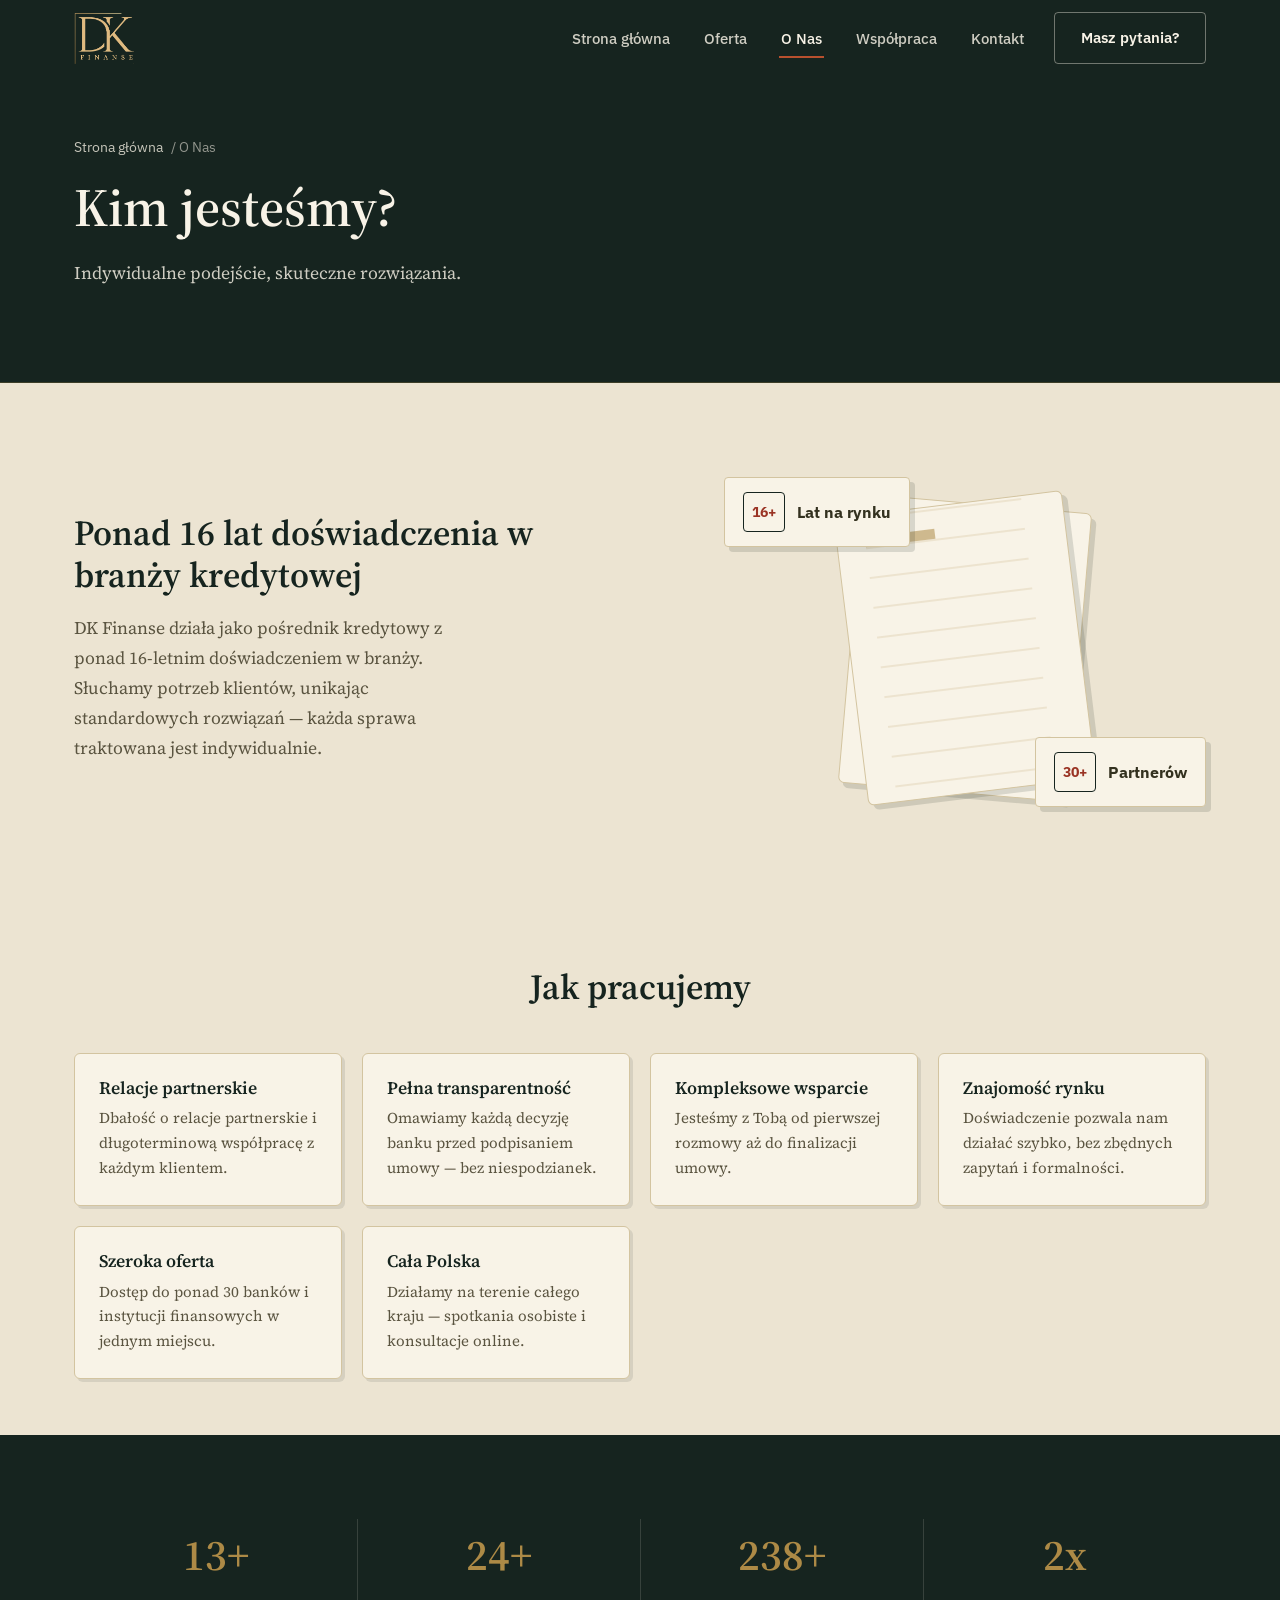
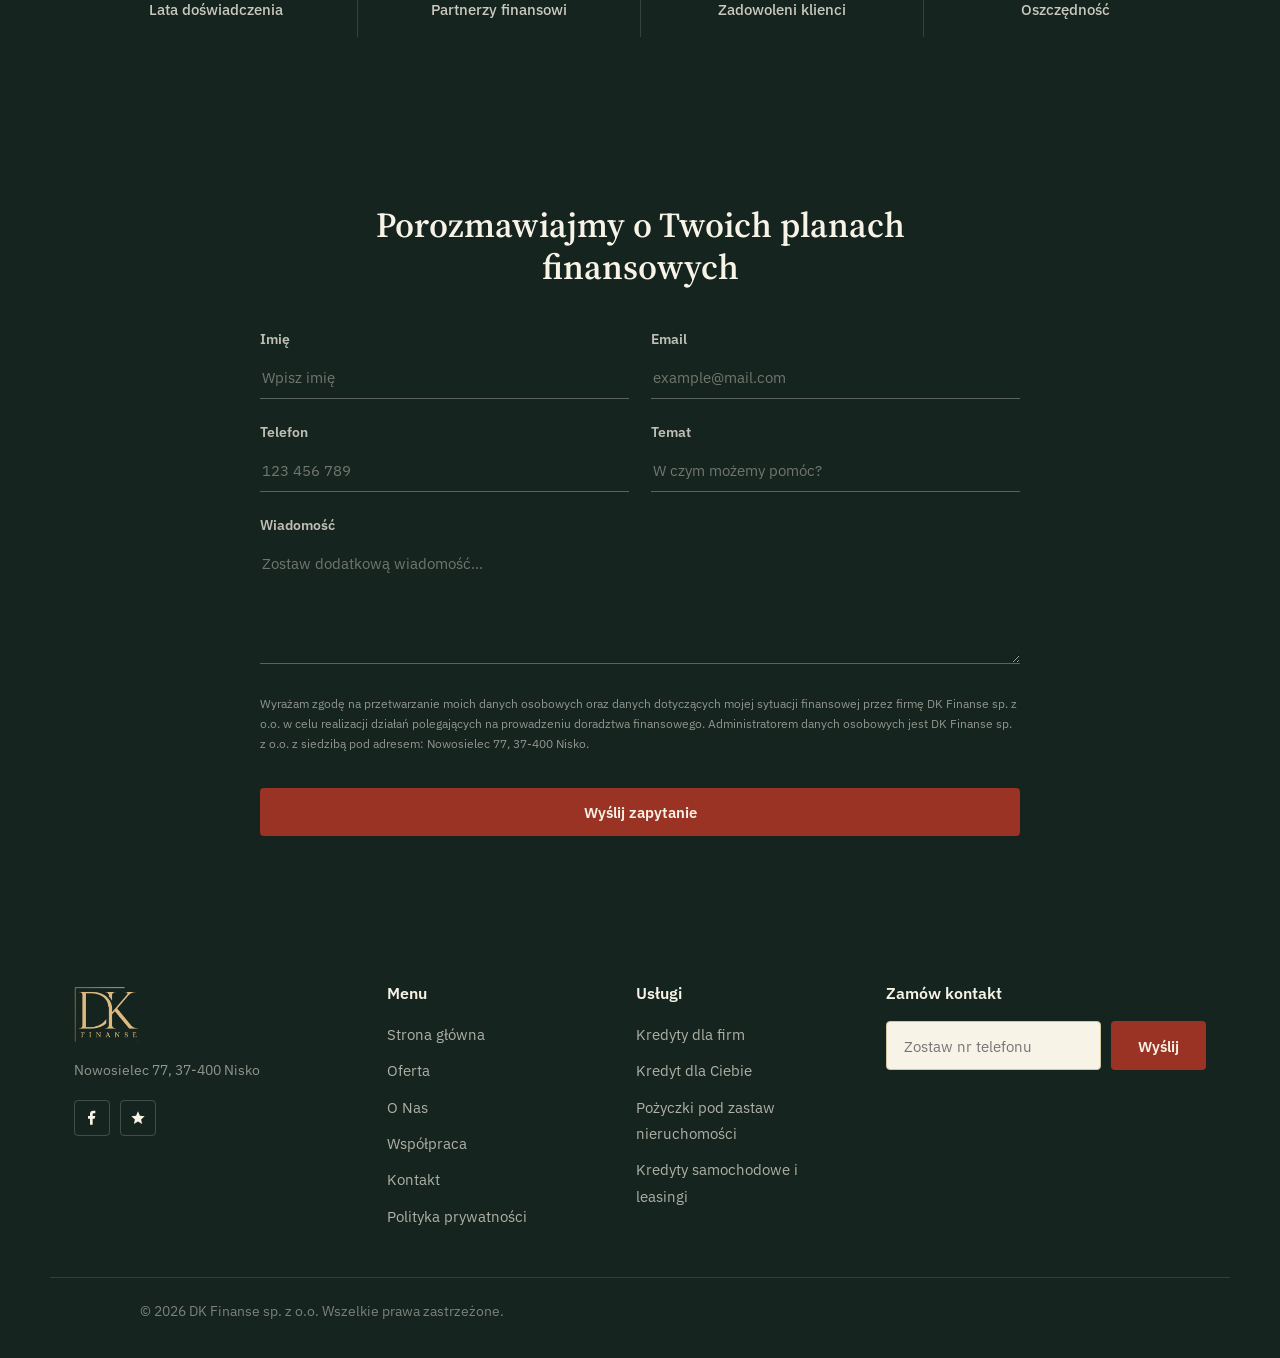
<file: o-nas/index.html>
<!doctype html>
<html lang="pl">
<head>
<meta charset="UTF-8">
<meta name="viewport" content="width=device-width, initial-scale=1">
<title>O Nas — DK Finanse sp. z o.o.</title>
<meta name="description" content="DK Finanse — pośrednik kredytowy z ponad 16-letnim doświadczeniem. Indywidualne podejście, pełna transparentność, dostęp do ponad 30 banków i instytucji finansowych.">
<link rel="icon" href="/assets/img/favicon.png">
<link rel="preconnect" href="https://fonts.googleapis.com">
<link rel="preconnect" href="https://fonts.gstatic.com" crossorigin>
<link href="https://fonts.googleapis.com/css2?family=Source+Serif+4:opsz,wght@8..60,400;8..60,500;8..60,600;8..60,700&family=IBM+Plex+Sans:wght@400;500;600;700&display=swap" rel="stylesheet">
<link rel="stylesheet" href="/style.css">
</head>
<body>

<a class="skip-link" href="#main">Przejdź do treści</a>

<header class="site-header" id="site-header">
  <div class="container header-inner">
    <a href="/" class="brand">
      <img src="/assets/img/logo.png" alt="DK Finanse" width="150" height="138">
    </a>

    <nav class="main-nav" id="main-nav" aria-label="Menu główne">
      <ul>
        <li><a href="/">Strona główna</a></li>
        <li class="has-sub">
          <a href="/#oferta">Oferta</a>
          <ul class="sub-menu">
            <li><a href="/kredyty-dla-firm/">Kredyty dla firm</a></li>
            <li><a href="/kredyt-dla-ciebie/">Kredyt dla Ciebie</a></li>
            <li><a href="/pozyczki-pod-zastaw-nieruchomosci/">Pożyczki pod zastaw nieruchomości</a></li>
            <li><a href="/kredyty-samochodowe-i-leasingi/">Kredyty samochodowe i leasingi</a></li>
          </ul>
        </li>
        <li><a href="/o-nas/" class="active">O Nas</a></li>
        <li><a href="/wspolpraca/">Współpraca</a></li>
        <li><a href="/kontakt/">Kontakt</a></li>
      </ul>
    </nav>

    <a href="/kontakt/" class="btn btn-ghost header-cta">Masz pytania?</a>

    <button class="nav-toggle" id="nav-toggle" aria-expanded="false" aria-controls="main-nav" aria-label="Otwórz menu">
      <span></span><span></span><span></span>
    </button>
  </div>
</header>

<main id="main">

  <section class="page-hero">
    <div class="hero-blob blob-a" aria-hidden="true"></div>
    <div class="container">
      <p class="breadcrumb"><a href="/">Strona główna</a> / O Nas</p>
      <h1>Kim jesteśmy?</h1>
      <p class="lead">Indywidualne podejście, skuteczne rozwiązania.</p>
    </div>
  </section>

  <section class="section">
    <div class="container intro-grid">
      <div class="intro-copy" style="max-width:640px">
        <h2>Ponad 16 lat doświadczenia w branży kredytowej</h2>
        <p class="lead">DK Finanse działa jako pośrednik kredytowy z ponad 16-letnim doświadczeniem w branży. Słuchamy potrzeb klientów, unikając standardowych rozwiązań — każda sprawa traktowana jest indywidualnie.</p>
      </div>
      <div class="intro-visual" aria-hidden="true">
        <div class="visual-ring"></div>
        <div class="visual-blob"></div>
        <div class="visual-card card-1"><span class="visual-icon">16+</span><strong>Lat na rynku</strong></div>
        <div class="visual-card card-2"><span class="visual-icon">30+</span><strong>Partnerów</strong></div>
      </div>
    </div>
  </section>

  <section class="section trust">
    <div class="container">
      <div class="section-head">
        <h2>Jak pracujemy</h2>
      </div>

      <div class="principles-grid">
        <div class="principle">
          <h4>Relacje partnerskie</h4>
          <p>Dbałość o relacje partnerskie i długoterminową współpracę z każdym klientem.</p>
        </div>
        <div class="principle">
          <h4>Pełna transparentność</h4>
          <p>Omawiamy każdą decyzję banku przed podpisaniem umowy — bez niespodzianek.</p>
        </div>
        <div class="principle">
          <h4>Kompleksowe wsparcie</h4>
          <p>Jesteśmy z Tobą od pierwszej rozmowy aż do finalizacji umowy.</p>
        </div>
        <div class="principle">
          <h4>Znajomość rynku</h4>
          <p>Doświadczenie pozwala nam działać szybko, bez zbędnych zapytań i formalności.</p>
        </div>
        <div class="principle">
          <h4>Szeroka oferta</h4>
          <p>Dostęp do ponad 30 banków i instytucji finansowych w jednym miejscu.</p>
        </div>
        <div class="principle">
          <h4>Cała Polska</h4>
          <p>Działamy na terenie całego kraju — spotkania osobiste i konsultacje online.</p>
        </div>
      </div>
    </div>
  </section>

  <section class="section counters">
    <div class="container counters-grid">
      <div class="counter">
        <span class="counter-num" data-count-to="16">0</span><span class="counter-suffix">+</span>
        <p>Lata doświadczenia</p>
      </div>
      <div class="counter">
        <span class="counter-num" data-count-to="30">0</span><span class="counter-suffix">+</span>
        <p>Partnerzy finansowi</p>
      </div>
      <div class="counter">
        <span class="counter-num" data-count-to="300">0</span><span class="counter-suffix">+</span>
        <p>Zadowoleni klienci</p>
      </div>
      <div class="counter">
        <span class="counter-num" data-count-to="2">0</span><span class="counter-suffix">x</span>
        <p>Oszczędność</p>
      </div>
    </div>
  </section>

  <section class="section contact-cta">
    <div class="container">
      <h2>Porozmawiajmy o Twoich planach finansowych</h2>

      <form class="contact-form" data-form="contact-o-nas">
        <div class="field">
          <label for="c-name">Imię</label>
          <input type="text" id="c-name" name="name" placeholder="Wpisz imię">
        </div>
        <div class="field">
          <label for="c-email">Email</label>
          <input type="email" id="c-email" name="email" placeholder="example@mail.com" required>
        </div>
        <div class="field">
          <label for="c-phone">Telefon</label>
          <input type="tel" id="c-phone" name="phone" placeholder="123 456 789" required pattern="[0-9\(\)#&+*=.\-\s]+">
        </div>
        <div class="field">
          <label for="c-subject">Temat</label>
          <input type="text" id="c-subject" name="subject" placeholder="W czym możemy pomóc?" required>
        </div>
        <div class="field field-full">
          <label for="c-message">Wiadomość</label>
          <textarea id="c-message" name="message" rows="5" placeholder="Zostaw dodatkową wiadomość..."></textarea>
        </div>
        <div class="field field-full consent">
          <p>Wyrażam zgodę na przetwarzanie moich danych osobowych oraz danych dotyczących mojej sytuacji finansowej przez firmę DK Finanse sp. z o.o. w celu realizacji działań polegających na prowadzeniu doradztwa finansowego. Administratorem danych osobowych jest DK Finanse sp. z o.o. z siedzibą pod adresem: Nowosielec 77, 37-400 Nisko.</p>
        </div>
        <div class="field field-full">
          <button type="submit" class="btn btn-primary btn-block">Wyślij zapytanie</button>
        </div>
      </form>
      <p class="form-note" data-note hidden>Dziękujemy za wiadomość! Odezwiemy się najszybciej, jak to możliwe.</p>
    </div>
  </section>

</main>

<footer class="site-footer">
  <div class="container footer-grid">
    <div class="footer-col footer-brand">
      <img src="/assets/img/logo.png" alt="DK Finanse" width="120" height="110">
      <p>Nowosielec 77, 37-400 Nisko</p>
      <div class="socials">
        <a href="https://www.facebook.com/profile.php?id=100063715053999" target="_blank" rel="noopener" aria-label="Facebook">
          <svg viewBox="0 0 24 24"><path d="M13 22v-9h3l1-4h-4V7c0-1.1.3-2 2-2h2V1.1C16.6 1 15.4 1 14 1c-3 0-5 1.8-5 5v3H6v4h3v9z" fill="currentColor"/></svg>
        </a>
        <a href="https://www.oferteo.pl/konto/profil/opinie" target="_blank" rel="noopener" aria-label="Opinie">
          <svg viewBox="0 0 24 24"><path d="M12 17.3l-6.2 3.8 1.6-7L2 9.3l7.1-.6L12 2l2.9 6.7 7.1.6-5.4 4.8 1.6 7z" fill="currentColor"/></svg>
        </a>
      </div>
    </div>

    <div class="footer-col">
      <h5>Menu</h5>
      <ul>
        <li><a href="/">Strona główna</a></li>
        <li><a href="/#oferta">Oferta</a></li>
        <li><a href="/o-nas/">O Nas</a></li>
        <li><a href="/wspolpraca/">Współpraca</a></li>
        <li><a href="/kontakt/">Kontakt</a></li>
        <li><a href="/polityka-prywatnosci/">Polityka prywatności</a></li>
      </ul>
    </div>

    <div class="footer-col">
      <h5>Usługi</h5>
      <ul>
        <li><a href="/kredyty-dla-firm/">Kredyty dla firm</a></li>
        <li><a href="/kredyt-dla-ciebie/">Kredyt dla Ciebie</a></li>
        <li><a href="/pozyczki-pod-zastaw-nieruchomosci/">Pożyczki pod zastaw nieruchomości</a></li>
        <li><a href="/kredyty-samochodowe-i-leasingi/">Kredyty samochodowe i leasingi</a></li>
      </ul>
    </div>

    <div class="footer-col">
      <h5>Zamów kontakt</h5>
      <form class="callback-form callback-form--footer" data-form="callback-footer">
        <label for="phone-footer" class="sr-only">Numer telefonu</label>
        <input type="tel" id="phone-footer" name="phone" placeholder="Zostaw nr telefonu" required pattern="[0-9\(\)#&+*=.\-\s]+">
        <button type="submit" class="btn btn-primary">Wyślij</button>
      </form>
    </div>
  </div>

  <div class="container footer-bottom">
    <p>&copy; <span id="year"></span> DK Finanse sp. z o.o. Wszelkie prawa zastrzeżone.</p>
  </div>
</footer>

<button class="scroll-top" id="scroll-top" aria-label="Wróć na górę">&#8593;</button>

<script src="/script.js"></script>
</body>
</html>
</file>
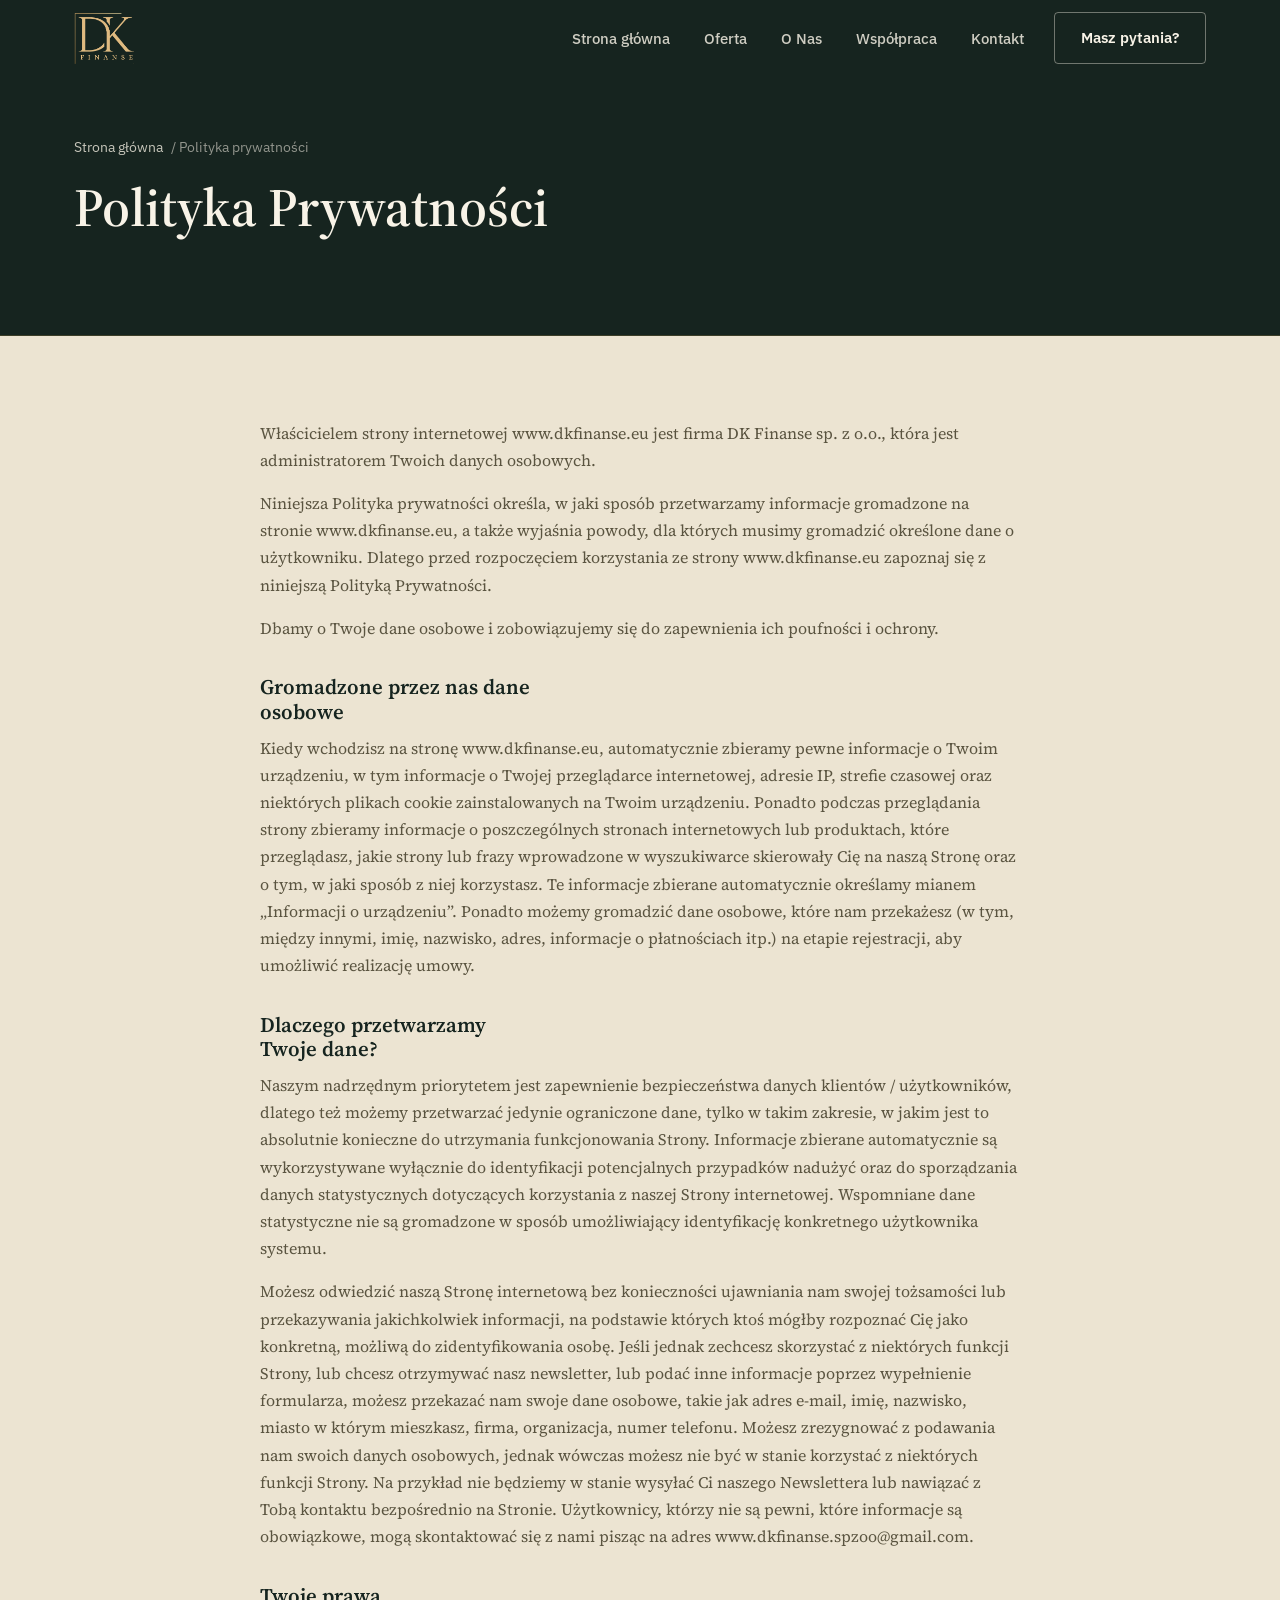
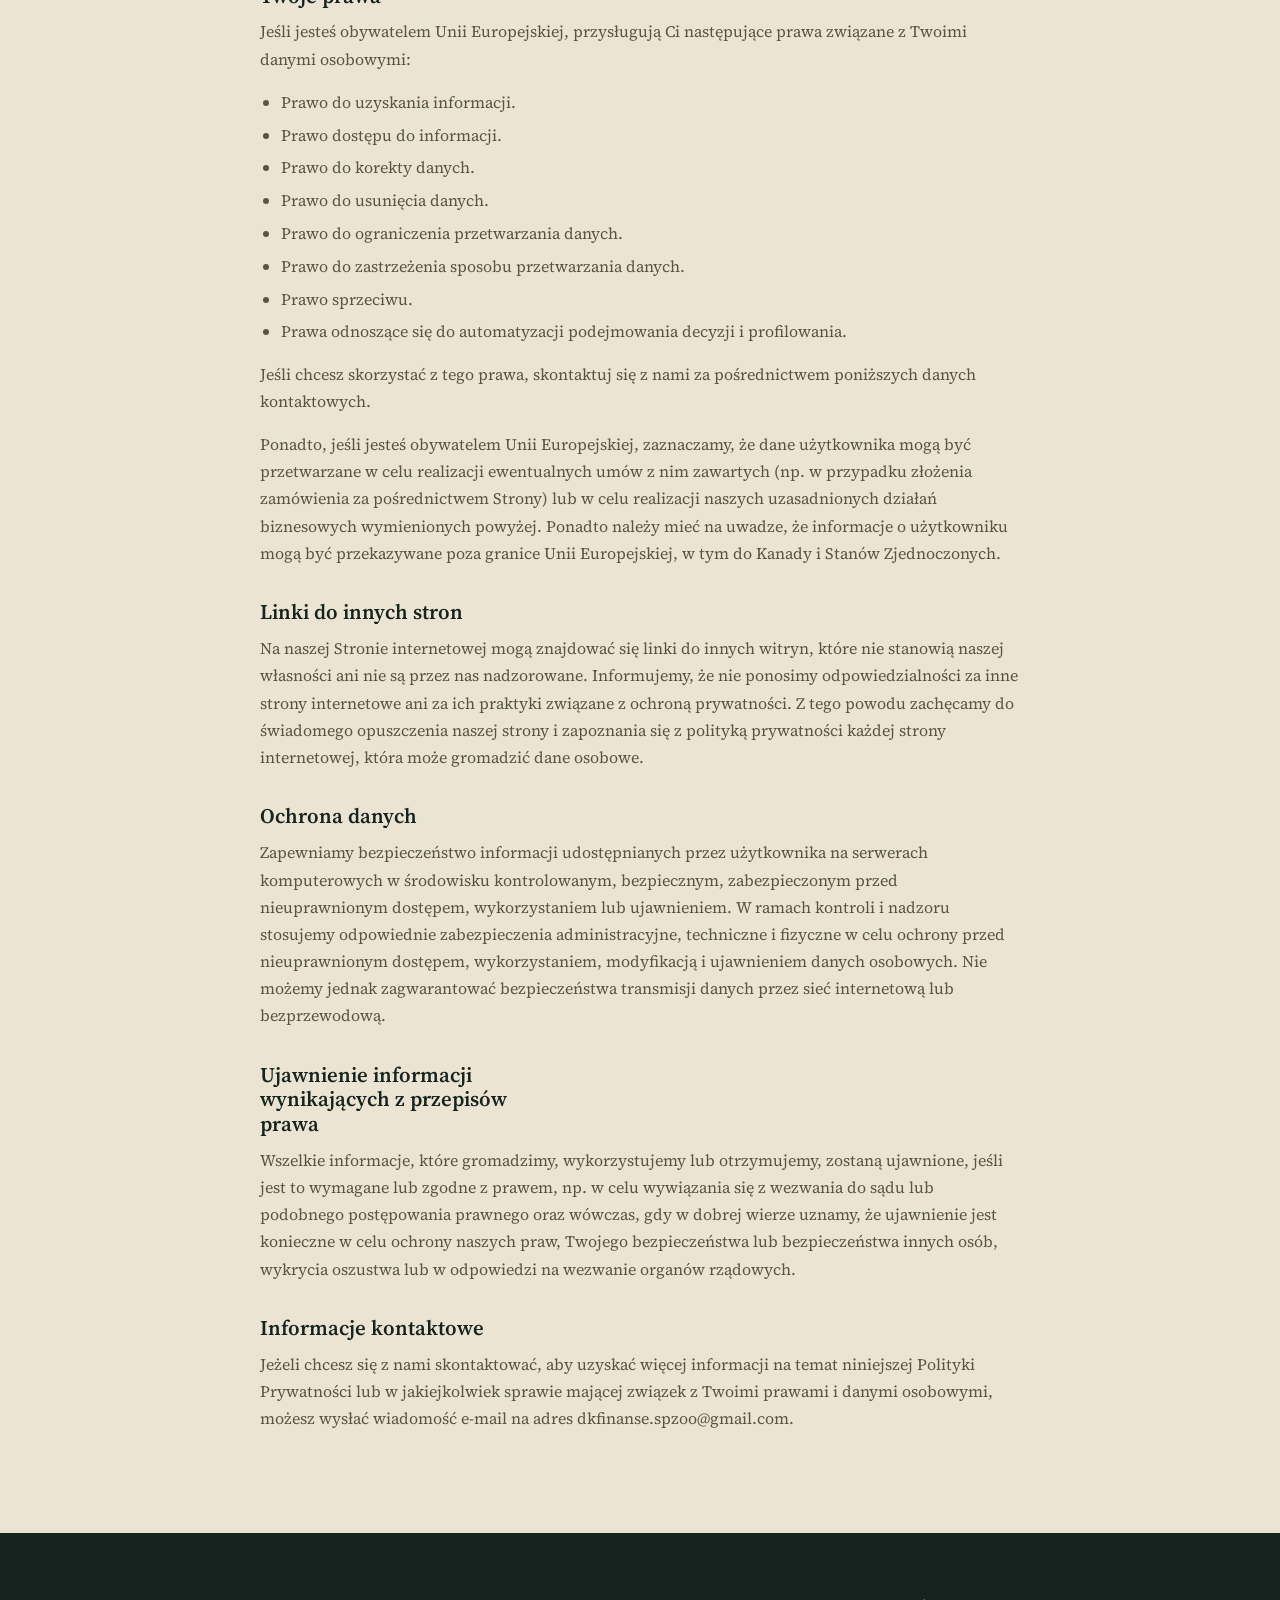
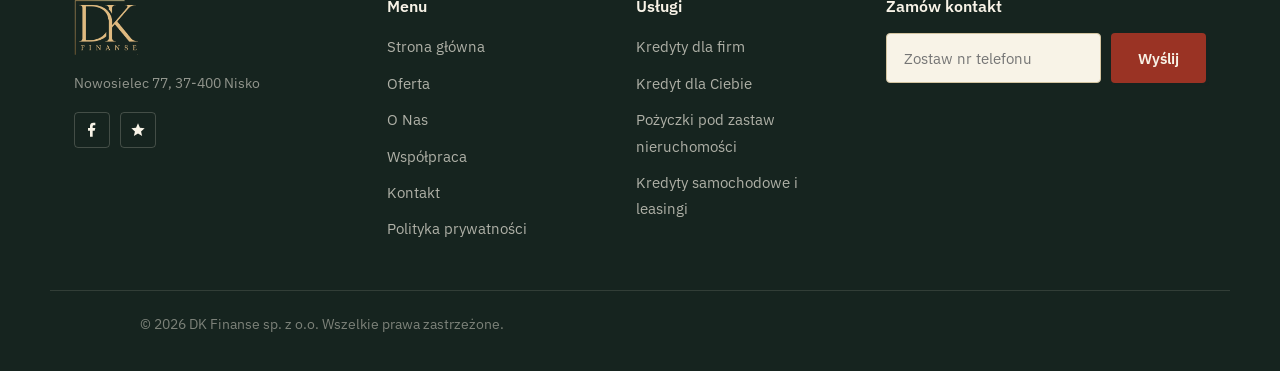
<file: polityka-prywatnosci/index.html>
<!doctype html>
<html lang="pl">
<head>
<meta charset="UTF-8">
<meta name="viewport" content="width=device-width, initial-scale=1">
<title>Polityka Prywatności — DK Finanse sp. z o.o.</title>
<meta name="description" content="Polityka prywatności DK Finanse sp. z o.o. — zasady przetwarzania danych osobowych użytkowników strony www.dkfinanse.eu.">
<link rel="icon" href="/assets/img/favicon.png">
<link rel="preconnect" href="https://fonts.googleapis.com">
<link rel="preconnect" href="https://fonts.gstatic.com" crossorigin>
<link href="https://fonts.googleapis.com/css2?family=Source+Serif+4:opsz,wght@8..60,400;8..60,500;8..60,600;8..60,700&family=IBM+Plex+Sans:wght@400;500;600;700&display=swap" rel="stylesheet">
<link rel="stylesheet" href="/style.css">
</head>
<body>

<a class="skip-link" href="#main">Przejdź do treści</a>

<header class="site-header" id="site-header">
  <div class="container header-inner">
    <a href="/" class="brand">
      <img src="/assets/img/logo.png" alt="DK Finanse" width="150" height="138">
    </a>

    <nav class="main-nav" id="main-nav" aria-label="Menu główne">
      <ul>
        <li><a href="/">Strona główna</a></li>
        <li class="has-sub">
          <a href="/#oferta">Oferta</a>
          <ul class="sub-menu">
            <li><a href="/kredyty-dla-firm/">Kredyty dla firm</a></li>
            <li><a href="/kredyt-dla-ciebie/">Kredyt dla Ciebie</a></li>
            <li><a href="/pozyczki-pod-zastaw-nieruchomosci/">Pożyczki pod zastaw nieruchomości</a></li>
            <li><a href="/kredyty-samochodowe-i-leasingi/">Kredyty samochodowe i leasingi</a></li>
          </ul>
        </li>
        <li><a href="/o-nas/">O Nas</a></li>
        <li><a href="/wspolpraca/">Współpraca</a></li>
        <li><a href="/kontakt/">Kontakt</a></li>
      </ul>
    </nav>

    <a href="/kontakt/" class="btn btn-ghost header-cta">Masz pytania?</a>

    <button class="nav-toggle" id="nav-toggle" aria-expanded="false" aria-controls="main-nav" aria-label="Otwórz menu">
      <span></span><span></span><span></span>
    </button>
  </div>
</header>

<main id="main">

  <section class="page-hero">
    <div class="hero-blob blob-a" aria-hidden="true"></div>
    <div class="container">
      <p class="breadcrumb"><a href="/">Strona główna</a> / Polityka prywatności</p>
      <h1>Polityka Prywatności</h1>
    </div>
  </section>

  <section class="section">
    <div class="container">
      <div class="legal">
        <p>Właścicielem strony internetowej www.dkfinanse.eu jest firma DK Finanse sp. z o.o., która jest administratorem Twoich danych osobowych.</p>
        <p>Niniejsza Polityka prywatności określa, w jaki sposób przetwarzamy informacje gromadzone na stronie www.dkfinanse.eu, a także wyjaśnia powody, dla których musimy gromadzić określone dane o użytkowniku. Dlatego przed rozpoczęciem korzystania ze strony www.dkfinanse.eu zapoznaj się z niniejszą Polityką Prywatności.</p>
        <p>Dbamy o Twoje dane osobowe i zobowiązujemy się do zapewnienia ich poufności i ochrony.</p>

        <h2>Gromadzone przez nas dane osobowe</h2>
        <p>Kiedy wchodzisz na stronę www.dkfinanse.eu, automatycznie zbieramy pewne informacje o Twoim urządzeniu, w tym informacje o Twojej przeglądarce internetowej, adresie IP, strefie czasowej oraz niektórych plikach cookie zainstalowanych na Twoim urządzeniu. Ponadto podczas przeglądania strony zbieramy informacje o poszczególnych stronach internetowych lub produktach, które przeglądasz, jakie strony lub frazy wprowadzone w wyszukiwarce skierowały Cię na naszą Stronę oraz o tym, w jaki sposób z niej korzystasz. Te informacje zbierane automatycznie określamy mianem „Informacji o urządzeniu”. Ponadto możemy gromadzić dane osobowe, które nam przekażesz (w tym, między innymi, imię, nazwisko, adres, informacje o płatnościach itp.) na etapie rejestracji, aby umożliwić realizację umowy.</p>

        <h2>Dlaczego przetwarzamy Twoje dane?</h2>
        <p>Naszym nadrzędnym priorytetem jest zapewnienie bezpieczeństwa danych klientów / użytkowników, dlatego też możemy przetwarzać jedynie ograniczone dane, tylko w takim zakresie, w jakim jest to absolutnie konieczne do utrzymania funkcjonowania Strony. Informacje zbierane automatycznie są wykorzystywane wyłącznie do identyfikacji potencjalnych przypadków nadużyć oraz do sporządzania danych statystycznych dotyczących korzystania z naszej Strony internetowej. Wspomniane dane statystyczne nie są gromadzone w sposób umożliwiający identyfikację konkretnego użytkownika systemu.</p>
        <p>Możesz odwiedzić naszą Stronę internetową bez konieczności ujawniania nam swojej tożsamości lub przekazywania jakichkolwiek informacji, na podstawie których ktoś mógłby rozpoznać Cię jako konkretną, możliwą do zidentyfikowania osobę. Jeśli jednak zechcesz skorzystać z niektórych funkcji Strony, lub chcesz otrzymywać nasz newsletter, lub podać inne informacje poprzez wypełnienie formularza, możesz przekazać nam swoje dane osobowe, takie jak adres e-mail, imię, nazwisko, miasto w którym mieszkasz, firma, organizacja, numer telefonu. Możesz zrezygnować z podawania nam swoich danych osobowych, jednak wówczas możesz nie być w stanie korzystać z niektórych funkcji Strony. Na przykład nie będziemy w stanie wysyłać Ci naszego Newslettera lub nawiązać z Tobą kontaktu bezpośrednio na Stronie. Użytkownicy, którzy nie są pewni, które informacje są obowiązkowe, mogą skontaktować się z nami pisząc na adres www.dkfinanse.spzoo@gmail.com.</p>

        <h2>Twoje prawa</h2>
        <p>Jeśli jesteś obywatelem Unii Europejskiej, przysługują Ci następujące prawa związane z Twoimi danymi osobowymi:</p>
        <ul>
          <li>Prawo do uzyskania informacji.</li>
          <li>Prawo dostępu do informacji.</li>
          <li>Prawo do korekty danych.</li>
          <li>Prawo do usunięcia danych.</li>
          <li>Prawo do ograniczenia przetwarzania danych.</li>
          <li>Prawo do zastrzeżenia sposobu przetwarzania danych.</li>
          <li>Prawo sprzeciwu.</li>
          <li>Prawa odnoszące się do automatyzacji podejmowania decyzji i profilowania.</li>
        </ul>
        <p>Jeśli chcesz skorzystać z tego prawa, skontaktuj się z nami za pośrednictwem poniższych danych kontaktowych.</p>
        <p>Ponadto, jeśli jesteś obywatelem Unii Europejskiej, zaznaczamy, że dane użytkownika mogą być przetwarzane w celu realizacji ewentualnych umów z nim zawartych (np. w przypadku złożenia zamówienia za pośrednictwem Strony) lub w celu realizacji naszych uzasadnionych działań biznesowych wymienionych powyżej. Ponadto należy mieć na uwadze, że informacje o użytkowniku mogą być przekazywane poza granice Unii Europejskiej, w tym do Kanady i Stanów Zjednoczonych.</p>

        <h2>Linki do innych stron</h2>
        <p>Na naszej Stronie internetowej mogą znajdować się linki do innych witryn, które nie stanowią naszej własności ani nie są przez nas nadzorowane. Informujemy, że nie ponosimy odpowiedzialności za inne strony internetowe ani za ich praktyki związane z ochroną prywatności. Z tego powodu zachęcamy do świadomego opuszczenia naszej strony i zapoznania się z polityką prywatności każdej strony internetowej, która może gromadzić dane osobowe.</p>

        <h2>Ochrona danych</h2>
        <p>Zapewniamy bezpieczeństwo informacji udostępnianych przez użytkownika na serwerach komputerowych w środowisku kontrolowanym, bezpiecznym, zabezpieczonym przed nieuprawnionym dostępem, wykorzystaniem lub ujawnieniem. W ramach kontroli i nadzoru stosujemy odpowiednie zabezpieczenia administracyjne, techniczne i fizyczne w celu ochrony przed nieuprawnionym dostępem, wykorzystaniem, modyfikacją i ujawnieniem danych osobowych. Nie możemy jednak zagwarantować bezpieczeństwa transmisji danych przez sieć internetową lub bezprzewodową.</p>

        <h2>Ujawnienie informacji wynikających z przepisów prawa</h2>
        <p>Wszelkie informacje, które gromadzimy, wykorzystujemy lub otrzymujemy, zostaną ujawnione, jeśli jest to wymagane lub zgodne z prawem, np. w celu wywiązania się z wezwania do sądu lub podobnego postępowania prawnego oraz wówczas, gdy w dobrej wierze uznamy, że ujawnienie jest konieczne w celu ochrony naszych praw, Twojego bezpieczeństwa lub bezpieczeństwa innych osób, wykrycia oszustwa lub w odpowiedzi na wezwanie organów rządowych.</p>

        <h2>Informacje kontaktowe</h2>
        <p>Jeżeli chcesz się z nami skontaktować, aby uzyskać więcej informacji na temat niniejszej Polityki Prywatności lub w jakiejkolwiek sprawie mającej związek z Twoimi prawami i danymi osobowymi, możesz wysłać wiadomość e-mail na adres <a href="mailto:dkfinanse.spzoo@gmail.com">dkfinanse.spzoo@gmail.com</a>.</p>
      </div>
    </div>
  </section>

</main>

<footer class="site-footer">
  <div class="container footer-grid">
    <div class="footer-col footer-brand">
      <img src="/assets/img/logo.png" alt="DK Finanse" width="120" height="110">
      <p>Nowosielec 77, 37-400 Nisko</p>
      <div class="socials">
        <a href="https://www.facebook.com/profile.php?id=100063715053999" target="_blank" rel="noopener" aria-label="Facebook">
          <svg viewBox="0 0 24 24"><path d="M13 22v-9h3l1-4h-4V7c0-1.1.3-2 2-2h2V1.1C16.6 1 15.4 1 14 1c-3 0-5 1.8-5 5v3H6v4h3v9z" fill="currentColor"/></svg>
        </a>
        <a href="https://www.oferteo.pl/konto/profil/opinie" target="_blank" rel="noopener" aria-label="Opinie">
          <svg viewBox="0 0 24 24"><path d="M12 17.3l-6.2 3.8 1.6-7L2 9.3l7.1-.6L12 2l2.9 6.7 7.1.6-5.4 4.8 1.6 7z" fill="currentColor"/></svg>
        </a>
      </div>
    </div>

    <div class="footer-col">
      <h5>Menu</h5>
      <ul>
        <li><a href="/">Strona główna</a></li>
        <li><a href="/#oferta">Oferta</a></li>
        <li><a href="/o-nas/">O Nas</a></li>
        <li><a href="/wspolpraca/">Współpraca</a></li>
        <li><a href="/kontakt/">Kontakt</a></li>
        <li><a href="/polityka-prywatnosci/">Polityka prywatności</a></li>
      </ul>
    </div>

    <div class="footer-col">
      <h5>Usługi</h5>
      <ul>
        <li><a href="/kredyty-dla-firm/">Kredyty dla firm</a></li>
        <li><a href="/kredyt-dla-ciebie/">Kredyt dla Ciebie</a></li>
        <li><a href="/pozyczki-pod-zastaw-nieruchomosci/">Pożyczki pod zastaw nieruchomości</a></li>
        <li><a href="/kredyty-samochodowe-i-leasingi/">Kredyty samochodowe i leasingi</a></li>
      </ul>
    </div>

    <div class="footer-col">
      <h5>Zamów kontakt</h5>
      <form class="callback-form callback-form--footer" data-form="callback-footer">
        <label for="phone-footer" class="sr-only">Numer telefonu</label>
        <input type="tel" id="phone-footer" name="phone" placeholder="Zostaw nr telefonu" required pattern="[0-9\(\)#&+*=.\-\s]+">
        <button type="submit" class="btn btn-primary">Wyślij</button>
      </form>
    </div>
  </div>

  <div class="container footer-bottom">
    <p>&copy; <span id="year"></span> DK Finanse sp. z o.o. Wszelkie prawa zastrzeżone.</p>
  </div>
</footer>

<button class="scroll-top" id="scroll-top" aria-label="Wróć na górę">&#8593;</button>

<script src="/script.js"></script>
</body>
</html>
</file>
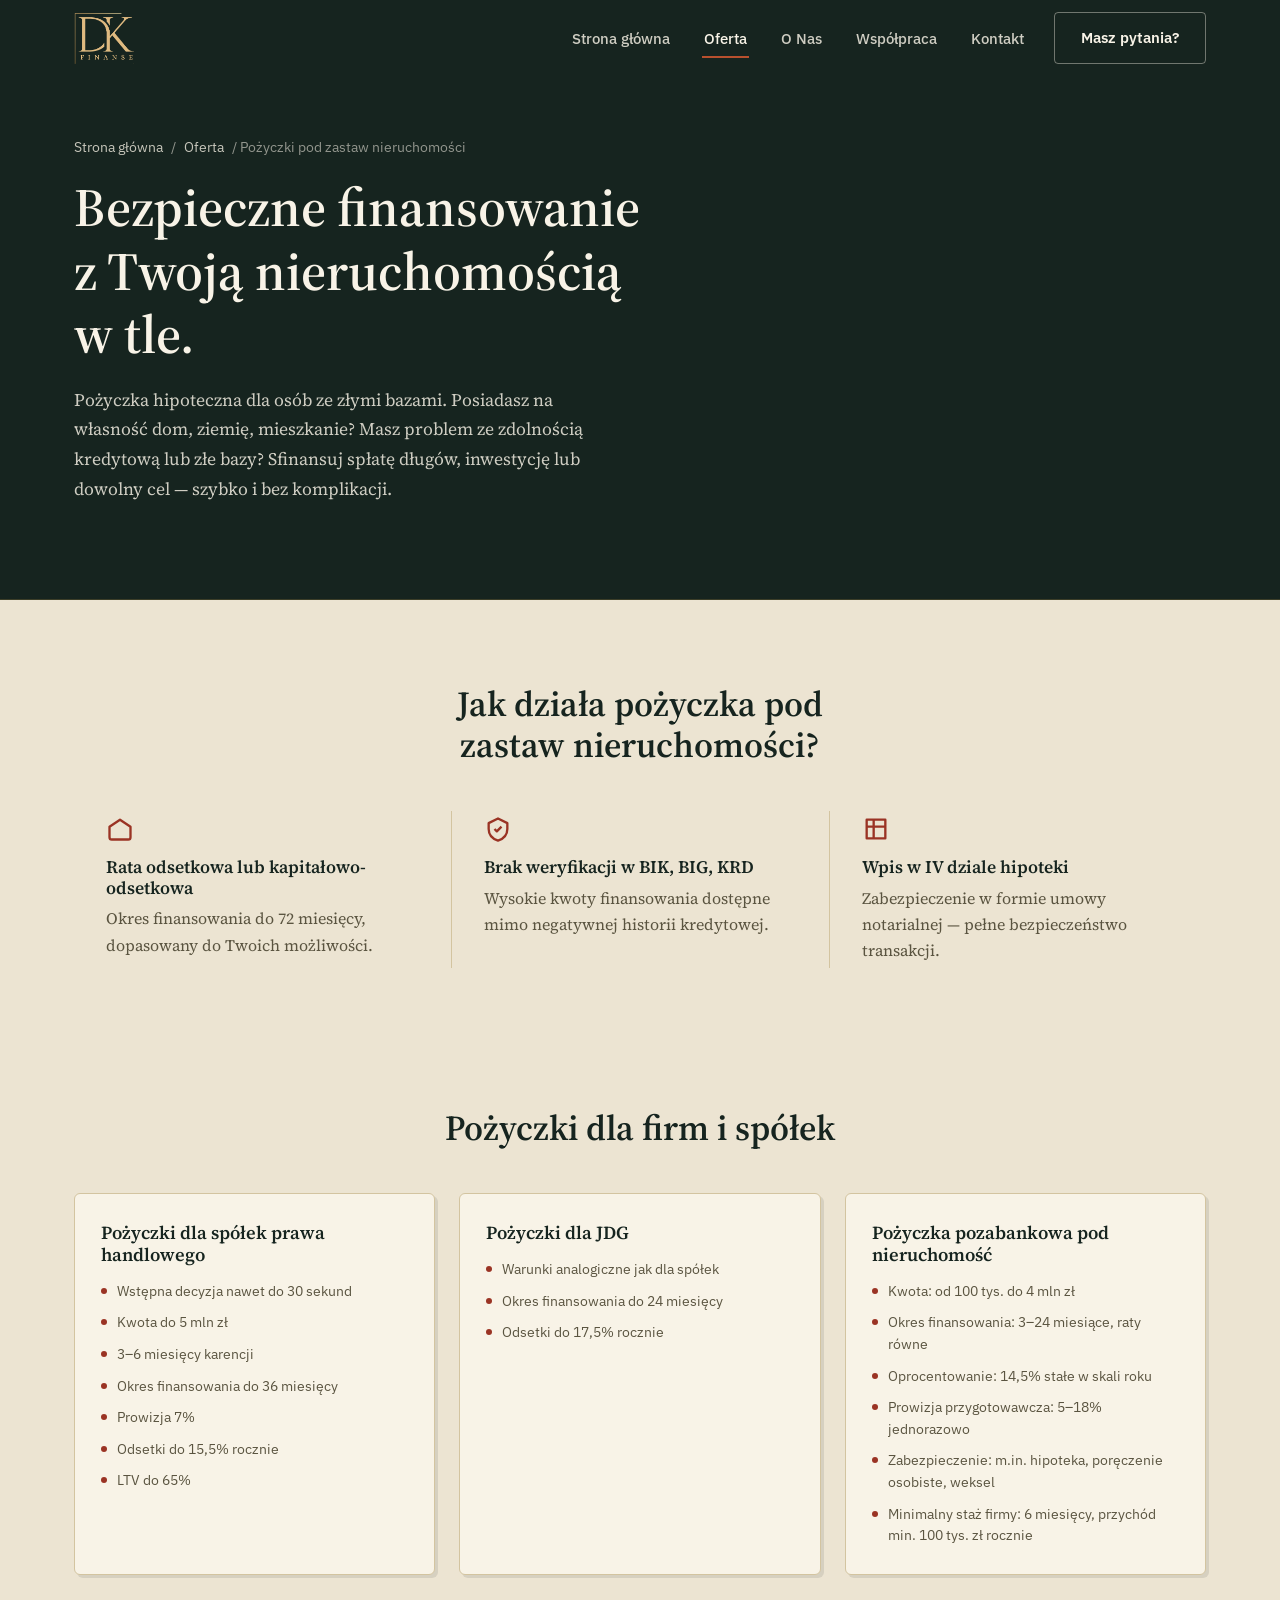
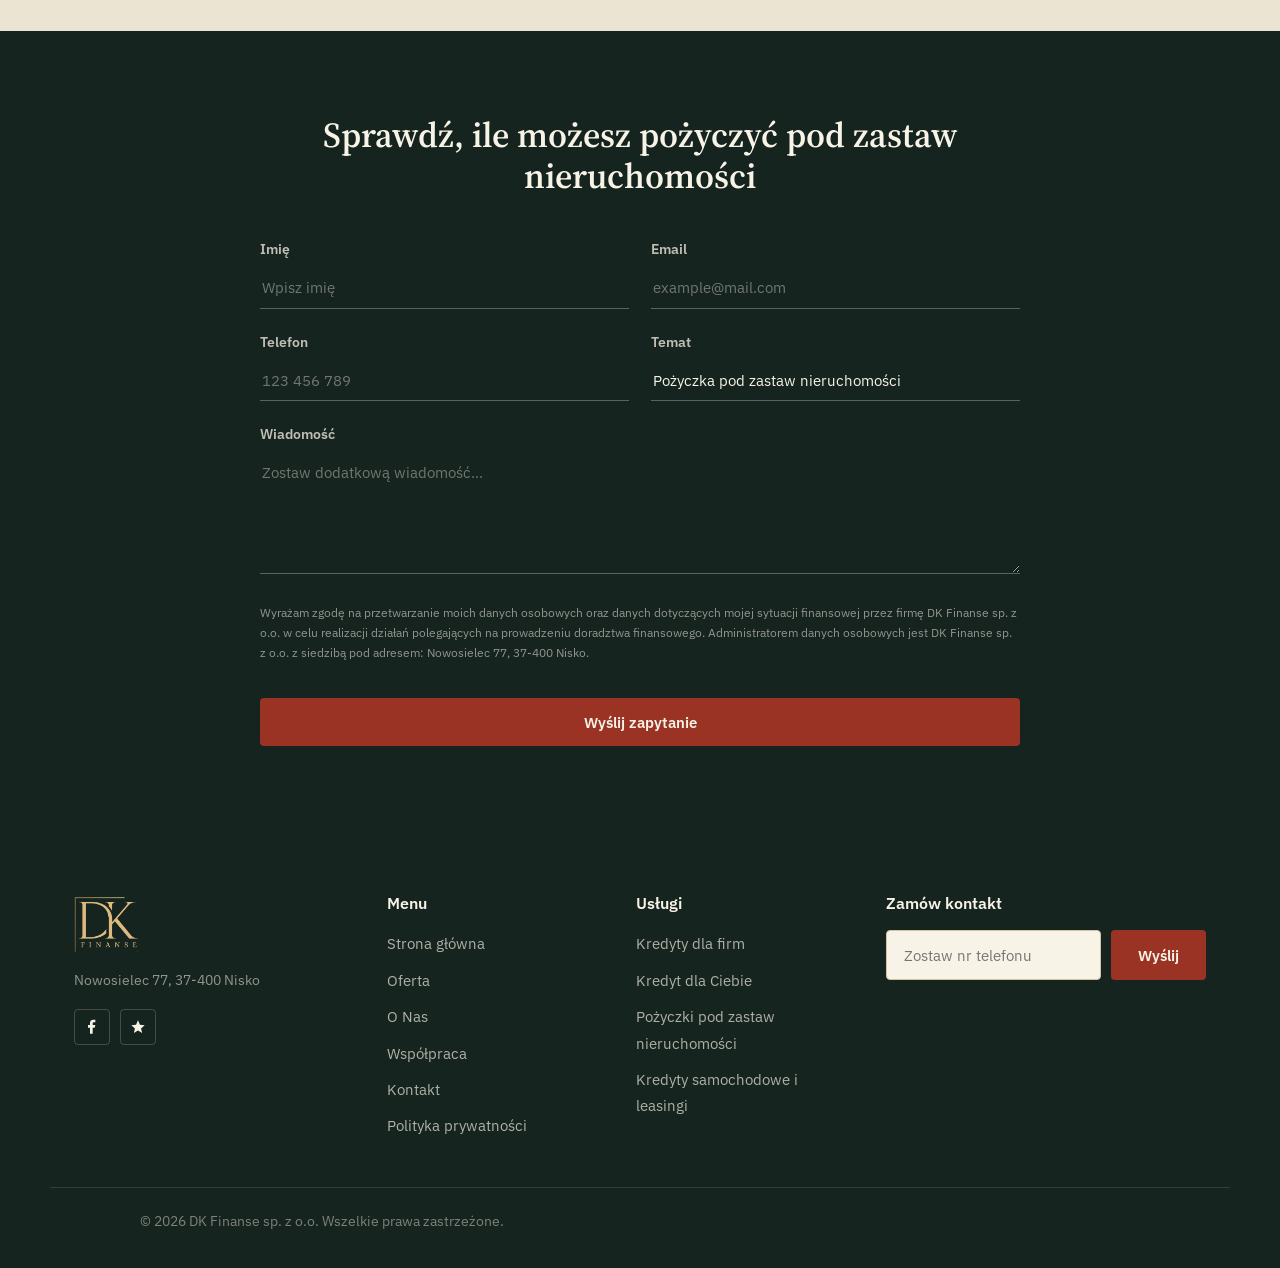
<file: pozyczki-pod-zastaw-nieruchomosci/index.html>
<!doctype html>
<html lang="pl">
<head>
<meta charset="UTF-8">
<meta name="viewport" content="width=device-width, initial-scale=1">
<title>Pożyczki pod zastaw nieruchomości — DK Finanse sp. z o.o.</title>
<meta name="description" content="Pożyczka hipoteczna dla osób ze złymi bazami. Bez BIK, BIG, KRD. Wysokie kwoty finansowania zabezpieczone nieruchomością.">
<link rel="icon" href="/assets/img/favicon.png">
<link rel="preconnect" href="https://fonts.googleapis.com">
<link rel="preconnect" href="https://fonts.gstatic.com" crossorigin>
<link href="https://fonts.googleapis.com/css2?family=Source+Serif+4:opsz,wght@8..60,400;8..60,500;8..60,600;8..60,700&family=IBM+Plex+Sans:wght@400;500;600;700&display=swap" rel="stylesheet">
<link rel="stylesheet" href="/style.css">
</head>
<body>

<a class="skip-link" href="#main">Przejdź do treści</a>

<header class="site-header" id="site-header">
  <div class="container header-inner">
    <a href="/" class="brand">
      <img src="/assets/img/logo.png" alt="DK Finanse" width="150" height="138">
    </a>

    <nav class="main-nav" id="main-nav" aria-label="Menu główne">
      <ul>
        <li><a href="/">Strona główna</a></li>
        <li class="has-sub">
          <a href="/#oferta" class="active">Oferta</a>
          <ul class="sub-menu">
            <li><a href="/kredyty-dla-firm/">Kredyty dla firm</a></li>
            <li><a href="/kredyt-dla-ciebie/">Kredyt dla Ciebie</a></li>
            <li><a href="/pozyczki-pod-zastaw-nieruchomosci/">Pożyczki pod zastaw nieruchomości</a></li>
            <li><a href="/kredyty-samochodowe-i-leasingi/">Kredyty samochodowe i leasingi</a></li>
          </ul>
        </li>
        <li><a href="/o-nas/">O Nas</a></li>
        <li><a href="/wspolpraca/">Współpraca</a></li>
        <li><a href="/kontakt/">Kontakt</a></li>
      </ul>
    </nav>

    <a href="/kontakt/" class="btn btn-ghost header-cta">Masz pytania?</a>

    <button class="nav-toggle" id="nav-toggle" aria-expanded="false" aria-controls="main-nav" aria-label="Otwórz menu">
      <span></span><span></span><span></span>
    </button>
  </div>
</header>

<main id="main">

  <section class="page-hero">
    <div class="hero-blob blob-a" aria-hidden="true"></div>
    <div class="container">
      <p class="breadcrumb"><a href="/">Strona główna</a> / <a href="/#oferta">Oferta</a> / Pożyczki pod zastaw nieruchomości</p>
      <h1>Bezpieczne finansowanie z Twoją nieruchomością w tle.</h1>
      <p class="lead">Pożyczka hipoteczna dla osób ze złymi bazami. Posiadasz na własność dom, ziemię, mieszkanie? Masz problem ze zdolnością kredytową lub złe bazy? Sfinansuj spłatę długów, inwestycję lub dowolny cel — szybko i bez komplikacji.</p>
    </div>
  </section>

  <section class="section">
    <div class="container">
      <div class="section-head">
        <h2>Jak działa pożyczka pod zastaw nieruchomości?</h2>
      </div>

      <div class="trust-grid">
        <div class="trust-item">
          <span class="trust-icon" aria-hidden="true">
            <svg viewBox="0 0 24 24"><path d="M3 10l9-6 9 6v9a2 2 0 01-2 2H5a2 2 0 01-2-2z" stroke="currentColor" stroke-width="2" stroke-linejoin="round" fill="none"/></svg>
          </span>
          <h4>Rata odsetkowa lub kapitałowo-odsetkowa</h4>
          <p>Okres finansowania do 72 miesięcy, dopasowany do Twoich możliwości.</p>
        </div>
        <div class="trust-item">
          <span class="trust-icon" aria-hidden="true">
            <svg viewBox="0 0 24 24"><path d="M9 12l2 2 4-4M12 3l8 4v5c0 5-3.5 8.5-8 10-4.5-1.5-8-5-8-10V7z" stroke="currentColor" stroke-width="2" stroke-linejoin="round" fill="none"/></svg>
          </span>
          <h4>Brak weryfikacji w BIK, BIG, KRD</h4>
          <p>Wysokie kwoty finansowania dostępne mimo negatywnej historii kredytowej.</p>
        </div>
        <div class="trust-item">
          <span class="trust-icon" aria-hidden="true">
            <svg viewBox="0 0 24 24"><path d="M4 4h16v16H4zM4 10h16M10 4v16" stroke="currentColor" stroke-width="2" stroke-linejoin="round" fill="none"/></svg>
          </span>
          <h4>Wpis w IV dziale hipoteki</h4>
          <p>Zabezpieczenie w formie umowy notarialnej — pełne bezpieczeństwo transakcji.</p>
        </div>
      </div>
    </div>
  </section>

  <section class="section trust">
    <div class="container">
      <div class="section-head">
        <h2>Pożyczki dla firm i spółek</h2>
      </div>

      <div class="plans-grid">
        <div class="plan-card">
          <h3>Pożyczki dla spółek prawa handlowego</h3>
          <ul>
            <li>Wstępna decyzja nawet do 30 sekund</li>
            <li>Kwota do 5 mln zł</li>
            <li>3–6 miesięcy karencji</li>
            <li>Okres finansowania do 36 miesięcy</li>
            <li>Prowizja 7%</li>
            <li>Odsetki do 15,5% rocznie</li>
            <li>LTV do 65%</li>
          </ul>
        </div>

        <div class="plan-card">
          <h3>Pożyczki dla JDG</h3>
          <ul>
            <li>Warunki analogiczne jak dla spółek</li>
            <li>Okres finansowania do 24 miesięcy</li>
            <li>Odsetki do 17,5% rocznie</li>
          </ul>
        </div>

        <div class="plan-card">
          <h3>Pożyczka pozabankowa pod nieruchomość</h3>
          <ul>
            <li>Kwota: od 100 tys. do 4 mln zł</li>
            <li>Okres finansowania: 3–24 miesiące, raty równe</li>
            <li>Oprocentowanie: 14,5% stałe w skali roku</li>
            <li>Prowizja przygotowawcza: 5–18% jednorazowo</li>
            <li>Zabezpieczenie: m.in. hipoteka, poręczenie osobiste, weksel</li>
            <li>Minimalny staż firmy: 6 miesięcy, przychód min. 100 tys. zł rocznie</li>
          </ul>
        </div>
      </div>
    </div>
  </section>

  <section class="section contact-cta">
    <div class="container">
      <h2>Sprawdź, ile możesz pożyczyć pod zastaw nieruchomości</h2>

      <form class="contact-form" data-form="contact-pozyczki">
        <div class="field">
          <label for="c-name">Imię</label>
          <input type="text" id="c-name" name="name" placeholder="Wpisz imię">
        </div>
        <div class="field">
          <label for="c-email">Email</label>
          <input type="email" id="c-email" name="email" placeholder="example@mail.com" required>
        </div>
        <div class="field">
          <label for="c-phone">Telefon</label>
          <input type="tel" id="c-phone" name="phone" placeholder="123 456 789" required pattern="[0-9\(\)#&+*=.\-\s]+">
        </div>
        <div class="field">
          <label for="c-subject">Temat</label>
          <input type="text" id="c-subject" name="subject" value="Pożyczka pod zastaw nieruchomości" required>
        </div>
        <div class="field field-full">
          <label for="c-message">Wiadomość</label>
          <textarea id="c-message" name="message" rows="5" placeholder="Zostaw dodatkową wiadomość..."></textarea>
        </div>
        <div class="field field-full consent">
          <p>Wyrażam zgodę na przetwarzanie moich danych osobowych oraz danych dotyczących mojej sytuacji finansowej przez firmę DK Finanse sp. z o.o. w celu realizacji działań polegających na prowadzeniu doradztwa finansowego. Administratorem danych osobowych jest DK Finanse sp. z o.o. z siedzibą pod adresem: Nowosielec 77, 37-400 Nisko.</p>
        </div>
        <div class="field field-full">
          <button type="submit" class="btn btn-primary btn-block">Wyślij zapytanie</button>
        </div>
      </form>
      <p class="form-note" data-note hidden>Dziękujemy za wiadomość! Odezwiemy się najszybciej, jak to możliwe.</p>
    </div>
  </section>

</main>

<footer class="site-footer">
  <div class="container footer-grid">
    <div class="footer-col footer-brand">
      <img src="/assets/img/logo.png" alt="DK Finanse" width="120" height="110">
      <p>Nowosielec 77, 37-400 Nisko</p>
      <div class="socials">
        <a href="https://www.facebook.com/profile.php?id=100063715053999" target="_blank" rel="noopener" aria-label="Facebook">
          <svg viewBox="0 0 24 24"><path d="M13 22v-9h3l1-4h-4V7c0-1.1.3-2 2-2h2V1.1C16.6 1 15.4 1 14 1c-3 0-5 1.8-5 5v3H6v4h3v9z" fill="currentColor"/></svg>
        </a>
        <a href="https://www.oferteo.pl/konto/profil/opinie" target="_blank" rel="noopener" aria-label="Opinie">
          <svg viewBox="0 0 24 24"><path d="M12 17.3l-6.2 3.8 1.6-7L2 9.3l7.1-.6L12 2l2.9 6.7 7.1.6-5.4 4.8 1.6 7z" fill="currentColor"/></svg>
        </a>
      </div>
    </div>

    <div class="footer-col">
      <h5>Menu</h5>
      <ul>
        <li><a href="/">Strona główna</a></li>
        <li><a href="/#oferta">Oferta</a></li>
        <li><a href="/o-nas/">O Nas</a></li>
        <li><a href="/wspolpraca/">Współpraca</a></li>
        <li><a href="/kontakt/">Kontakt</a></li>
        <li><a href="/polityka-prywatnosci/">Polityka prywatności</a></li>
      </ul>
    </div>

    <div class="footer-col">
      <h5>Usługi</h5>
      <ul>
        <li><a href="/kredyty-dla-firm/">Kredyty dla firm</a></li>
        <li><a href="/kredyt-dla-ciebie/">Kredyt dla Ciebie</a></li>
        <li><a href="/pozyczki-pod-zastaw-nieruchomosci/">Pożyczki pod zastaw nieruchomości</a></li>
        <li><a href="/kredyty-samochodowe-i-leasingi/">Kredyty samochodowe i leasingi</a></li>
      </ul>
    </div>

    <div class="footer-col">
      <h5>Zamów kontakt</h5>
      <form class="callback-form callback-form--footer" data-form="callback-footer">
        <label for="phone-footer" class="sr-only">Numer telefonu</label>
        <input type="tel" id="phone-footer" name="phone" placeholder="Zostaw nr telefonu" required pattern="[0-9\(\)#&+*=.\-\s]+">
        <button type="submit" class="btn btn-primary">Wyślij</button>
      </form>
    </div>
  </div>

  <div class="container footer-bottom">
    <p>&copy; <span id="year"></span> DK Finanse sp. z o.o. Wszelkie prawa zastrzeżone.</p>
  </div>
</footer>

<button class="scroll-top" id="scroll-top" aria-label="Wróć na górę">&#8593;</button>

<script src="/script.js"></script>
</body>
</html>
</file>
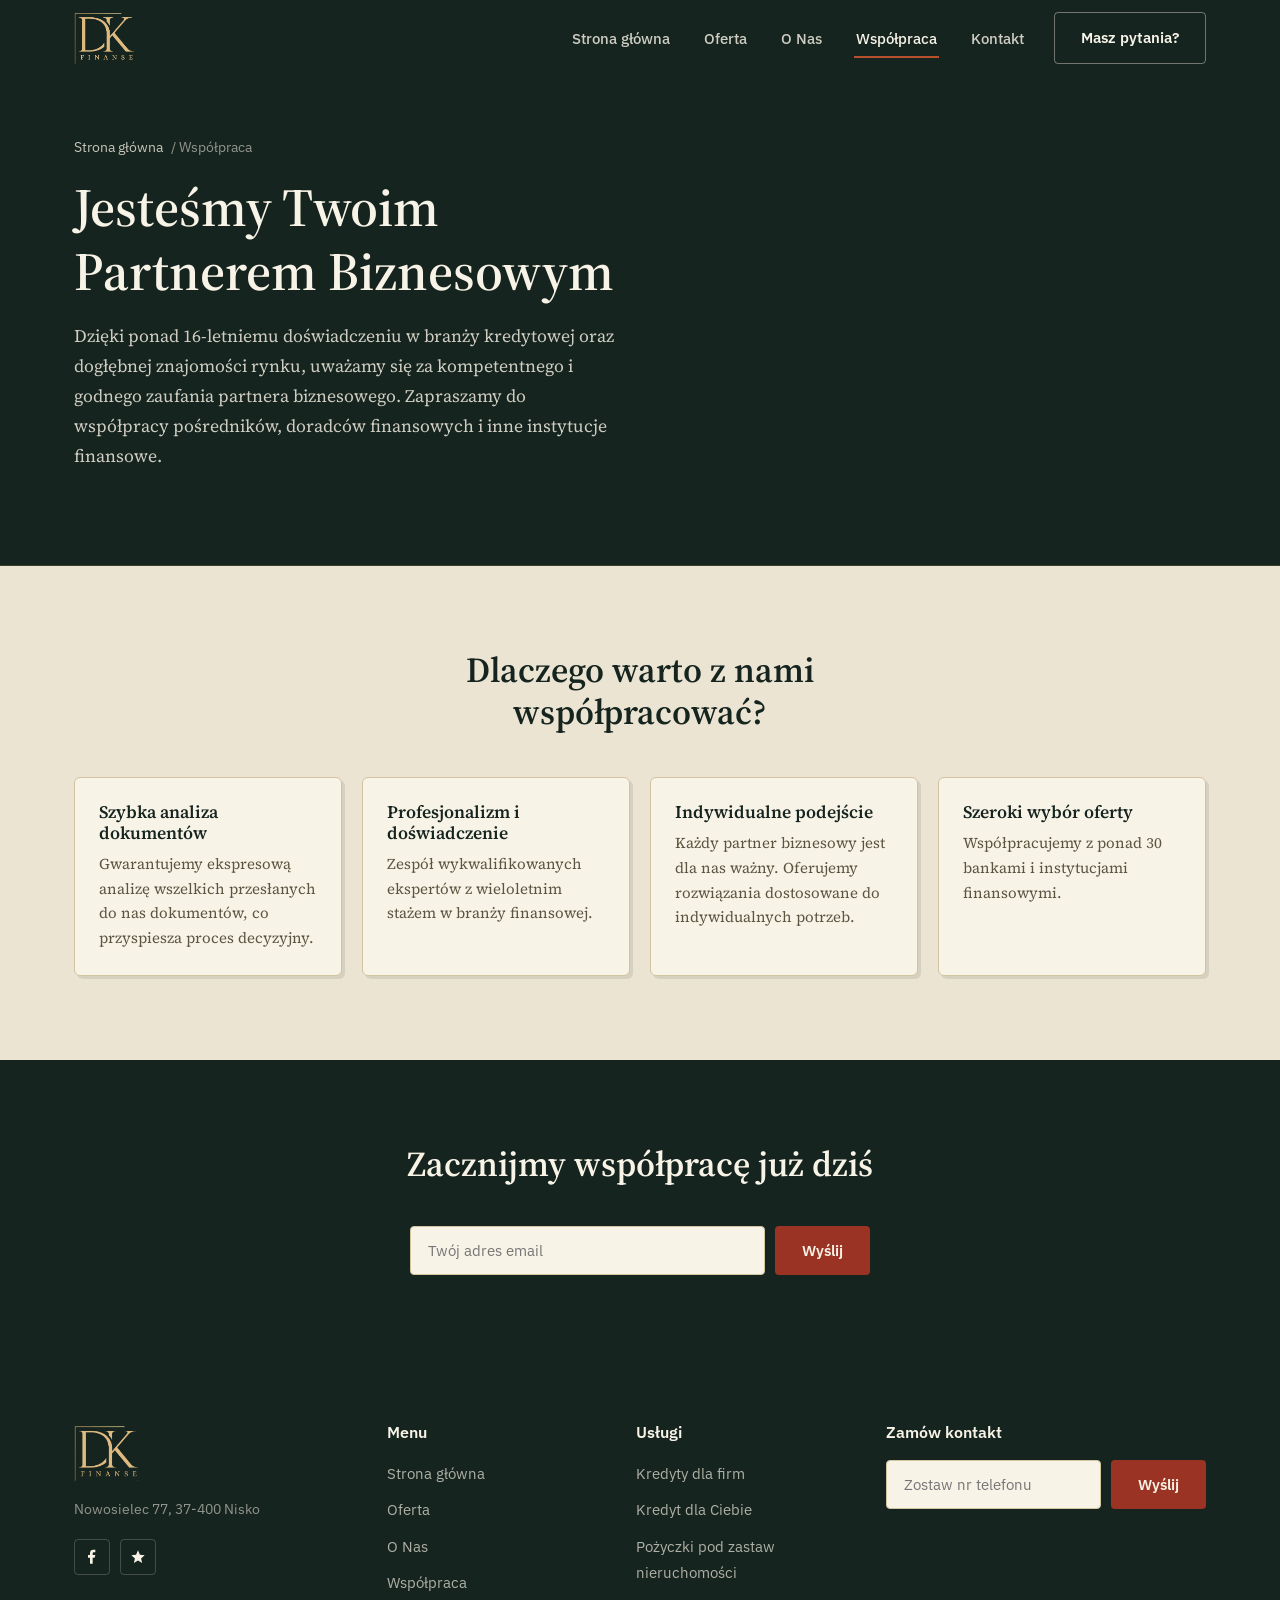
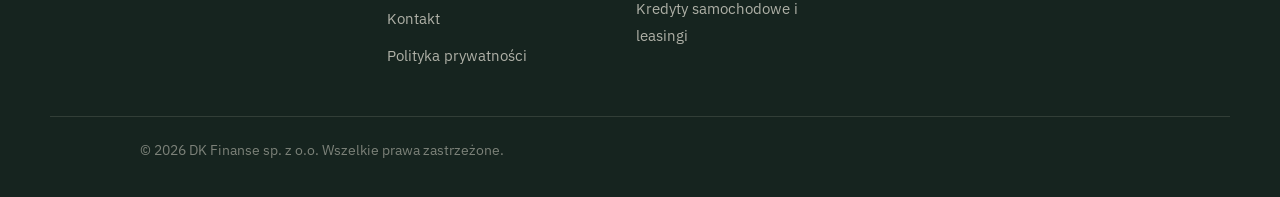
<file: wspolpraca/index.html>
<!doctype html>
<html lang="pl">
<head>
<meta charset="UTF-8">
<meta name="viewport" content="width=device-width, initial-scale=1">
<title>Współpraca — DK Finanse sp. z o.o.</title>
<meta name="description" content="Zapraszamy do współpracy pośredników, doradców finansowych i instytucje finansowe. Szybka analiza dokumentów i indywidualne podejście.">
<link rel="icon" href="/assets/img/favicon.png">
<link rel="preconnect" href="https://fonts.googleapis.com">
<link rel="preconnect" href="https://fonts.gstatic.com" crossorigin>
<link href="https://fonts.googleapis.com/css2?family=Source+Serif+4:opsz,wght@8..60,400;8..60,500;8..60,600;8..60,700&family=IBM+Plex+Sans:wght@400;500;600;700&display=swap" rel="stylesheet">
<link rel="stylesheet" href="/style.css">
</head>
<body>

<a class="skip-link" href="#main">Przejdź do treści</a>

<header class="site-header" id="site-header">
  <div class="container header-inner">
    <a href="/" class="brand">
      <img src="/assets/img/logo.png" alt="DK Finanse" width="150" height="138">
    </a>

    <nav class="main-nav" id="main-nav" aria-label="Menu główne">
      <ul>
        <li><a href="/">Strona główna</a></li>
        <li class="has-sub">
          <a href="/#oferta">Oferta</a>
          <ul class="sub-menu">
            <li><a href="/kredyty-dla-firm/">Kredyty dla firm</a></li>
            <li><a href="/kredyt-dla-ciebie/">Kredyt dla Ciebie</a></li>
            <li><a href="/pozyczki-pod-zastaw-nieruchomosci/">Pożyczki pod zastaw nieruchomości</a></li>
            <li><a href="/kredyty-samochodowe-i-leasingi/">Kredyty samochodowe i leasingi</a></li>
          </ul>
        </li>
        <li><a href="/o-nas/">O Nas</a></li>
        <li><a href="/wspolpraca/" class="active">Współpraca</a></li>
        <li><a href="/kontakt/">Kontakt</a></li>
      </ul>
    </nav>

    <a href="/kontakt/" class="btn btn-ghost header-cta">Masz pytania?</a>

    <button class="nav-toggle" id="nav-toggle" aria-expanded="false" aria-controls="main-nav" aria-label="Otwórz menu">
      <span></span><span></span><span></span>
    </button>
  </div>
</header>

<main id="main">

  <section class="page-hero">
    <div class="hero-blob blob-a" aria-hidden="true"></div>
    <div class="container">
      <p class="breadcrumb"><a href="/">Strona główna</a> / Współpraca</p>
      <h1>Jesteśmy Twoim Partnerem Biznesowym</h1>
      <p class="lead">Dzięki ponad 16-letniemu doświadczeniu w branży kredytowej oraz dogłębnej znajomości rynku, uważamy się za kompetentnego i godnego zaufania partnera biznesowego. Zapraszamy do współpracy pośredników, doradców finansowych i inne instytucje finansowe.</p>
    </div>
  </section>

  <section class="section">
    <div class="container">
      <div class="section-head">
        <h2>Dlaczego warto z nami współpracować?</h2>
      </div>

      <div class="principles-grid">
        <div class="principle">
          <h4>Szybka analiza dokumentów</h4>
          <p>Gwarantujemy ekspresową analizę wszelkich przesłanych do nas dokumentów, co przyspiesza proces decyzyjny.</p>
        </div>
        <div class="principle">
          <h4>Profesjonalizm i doświadczenie</h4>
          <p>Zespół wykwalifikowanych ekspertów z wieloletnim stażem w branży finansowej.</p>
        </div>
        <div class="principle">
          <h4>Indywidualne podejście</h4>
          <p>Każdy partner biznesowy jest dla nas ważny. Oferujemy rozwiązania dostosowane do indywidualnych potrzeb.</p>
        </div>
        <div class="principle">
          <h4>Szeroki wybór oferty</h4>
          <p>Współpracujemy z ponad 30 bankami i instytucjami finansowymi.</p>
        </div>
      </div>
    </div>
  </section>

  <section class="section contact-cta">
    <div class="container">
      <h2>Zacznijmy współpracę już dziś</h2>
      <form class="callback-form callback-form--email" data-form="callback-wspolpraca" style="max-width:460px;margin:0 auto">
        <label for="partner-email" class="sr-only">Adres email</label>
        <input type="email" id="partner-email" name="email" placeholder="Twój adres email" required>
        <button type="submit" class="btn btn-primary">Wyślij</button>
      </form>
      <p class="form-note" data-note hidden>Dziękujemy! Odezwiemy się najszybciej, jak to możliwe.</p>
    </div>
  </section>

</main>

<footer class="site-footer">
  <div class="container footer-grid">
    <div class="footer-col footer-brand">
      <img src="/assets/img/logo.png" alt="DK Finanse" width="120" height="110">
      <p>Nowosielec 77, 37-400 Nisko</p>
      <div class="socials">
        <a href="https://www.facebook.com/profile.php?id=100063715053999" target="_blank" rel="noopener" aria-label="Facebook">
          <svg viewBox="0 0 24 24"><path d="M13 22v-9h3l1-4h-4V7c0-1.1.3-2 2-2h2V1.1C16.6 1 15.4 1 14 1c-3 0-5 1.8-5 5v3H6v4h3v9z" fill="currentColor"/></svg>
        </a>
        <a href="https://www.oferteo.pl/konto/profil/opinie" target="_blank" rel="noopener" aria-label="Opinie">
          <svg viewBox="0 0 24 24"><path d="M12 17.3l-6.2 3.8 1.6-7L2 9.3l7.1-.6L12 2l2.9 6.7 7.1.6-5.4 4.8 1.6 7z" fill="currentColor"/></svg>
        </a>
      </div>
    </div>

    <div class="footer-col">
      <h5>Menu</h5>
      <ul>
        <li><a href="/">Strona główna</a></li>
        <li><a href="/#oferta">Oferta</a></li>
        <li><a href="/o-nas/">O Nas</a></li>
        <li><a href="/wspolpraca/">Współpraca</a></li>
        <li><a href="/kontakt/">Kontakt</a></li>
        <li><a href="/polityka-prywatnosci/">Polityka prywatności</a></li>
      </ul>
    </div>

    <div class="footer-col">
      <h5>Usługi</h5>
      <ul>
        <li><a href="/kredyty-dla-firm/">Kredyty dla firm</a></li>
        <li><a href="/kredyt-dla-ciebie/">Kredyt dla Ciebie</a></li>
        <li><a href="/pozyczki-pod-zastaw-nieruchomosci/">Pożyczki pod zastaw nieruchomości</a></li>
        <li><a href="/kredyty-samochodowe-i-leasingi/">Kredyty samochodowe i leasingi</a></li>
      </ul>
    </div>

    <div class="footer-col">
      <h5>Zamów kontakt</h5>
      <form class="callback-form callback-form--footer" data-form="callback-footer">
        <label for="phone-footer" class="sr-only">Numer telefonu</label>
        <input type="tel" id="phone-footer" name="phone" placeholder="Zostaw nr telefonu" required pattern="[0-9\(\)#&+*=.\-\s]+">
        <button type="submit" class="btn btn-primary">Wyślij</button>
      </form>
    </div>
  </div>

  <div class="container footer-bottom">
    <p>&copy; <span id="year"></span> DK Finanse sp. z o.o. Wszelkie prawa zastrzeżone.</p>
  </div>
</footer>

<button class="scroll-top" id="scroll-top" aria-label="Wróć na górę">&#8593;</button>

<script src="/script.js"></script>
</body>
</html>
</file>
<file: style.css>
/* =========================================================
   DK Finanse — design tokens
   Direction: a 16-year-old credit brokerage runs on paperwork,
   case files and a trusted advisor's handwriting — not on a
   fintech dashboard. Ink-dark panels read like a ledger cover;
   paper-toned sections read like the desk it opens onto.
   ========================================================= */
:root {
  --ink: #16241f;
  --ink-soft: #203229;
  --paper: #ece4d2;
  --paper-white: #f8f3e7;
  --paper-line: #d3c4a0;
  --brick: #9a3324;
  --brick-light: #b8502e;
  --brass: #ad8a46;
  --text: #33311f;
  --text-soft: #5a5440;
  --white: #ffffff;

  --font-serif: "Source Serif 4", Georgia, serif;
  --font-sans: "IBM Plex Sans", system-ui, sans-serif;

  --radius-sm: 4px;
  --radius: 6px;
  --shadow-sm: 3px 3px 0 0 rgba(22, 36, 31, 0.1);
  --shadow: 5px 5px 0 0 rgba(22, 36, 31, 0.14);
  --container: 1180px;

  color-scheme: light;
}

* { box-sizing: border-box; }
html { scroll-behavior: smooth; }

body {
  margin: 0;
  font-family: var(--font-serif);
  color: var(--text);
  background: var(--paper);
  line-height: 1.65;
  -webkit-font-smoothing: antialiased;
}

img { max-width: 100%; display: block; }

h1, h2, h3, h4, h5, h6 {
  font-family: var(--font-serif);
  color: var(--ink);
  line-height: 1.18;
  margin: 0 0 0.5em;
  font-weight: 600;
}

h1 { font-size: clamp(2.2rem, 4.2vw, 3.4rem); max-width: 22ch; }
h2 { font-size: clamp(1.6rem, 3vw, 2.2rem); max-width: 26ch; }
h3 { font-size: 1.3rem; }
h4 { font-size: 1.1rem; }
h5 { font-size: 1rem; font-family: var(--font-sans); font-weight: 600; }

p { margin: 0 0 1em; max-width: 62ch; }

a { color: inherit; text-decoration: none; }

.container {
  width: 100%;
  max-width: var(--container);
  margin: 0 auto;
  padding: 0 24px;
}

.sr-only {
  position: absolute;
  width: 1px; height: 1px;
  padding: 0; margin: -1px;
  overflow: hidden;
  clip: rect(0,0,0,0);
  white-space: nowrap; border: 0;
}

.skip-link {
  position: absolute;
  left: -999px;
  top: 0;
  background: var(--ink);
  color: var(--paper-white);
  padding: 12px 20px;
  z-index: 1000;
  border-radius: 0 0 6px 0;
  font-family: var(--font-sans);
}
.skip-link:focus { left: 0; }

.section { padding: 84px 0; }
@media (max-width: 720px) { .section { padding: 52px 0; } }

.section-head { text-align: center; max-width: 620px; margin: 0 auto 44px; }
.section-head > * { margin-left: auto; margin-right: auto; }

/* ---------- buttons ---------- */
.btn {
  display: inline-flex;
  align-items: center;
  justify-content: center;
  gap: 8px;
  padding: 0.85em 1.7em;
  border-radius: var(--radius-sm);
  font-family: var(--font-sans);
  font-weight: 600;
  font-size: 0.95rem;
  border: 1px solid transparent;
  cursor: pointer;
  transition: transform 0.18s ease, box-shadow 0.18s ease, background 0.18s ease, border-color 0.18s ease;
  white-space: nowrap;
}
.btn-primary {
  background: var(--brick);
  color: var(--paper-white);
  box-shadow: var(--shadow-sm);
}
.btn-primary:hover {
  background: var(--brick-light);
  transform: translate(-2px, -2px);
  box-shadow: 5px 5px 0 0 rgba(22, 36, 31, 0.18);
}
.btn-ghost {
  background: transparent;
  color: var(--paper-white);
  border-color: rgba(248, 243, 231, 0.4);
}
.btn-ghost:hover { background: rgba(248, 243, 231, 0.08); border-color: var(--brass); }
.btn-block { width: 100%; }

.link-more {
  display: inline-flex;
  align-items: center;
  gap: 6px;
  font-family: var(--font-sans);
  font-weight: 600;
  color: var(--brick);
  border-bottom: 1px solid transparent;
  transition: border-color 0.2s ease, gap 0.2s ease;
}
.link-more:hover { border-color: var(--brick); gap: 9px; }

/* ---------- header ---------- */
.site-header {
  position: sticky;
  top: 0;
  z-index: 500;
  background: var(--ink);
}
.header-inner {
  display: flex;
  align-items: center;
  gap: 28px;
  padding: 10px 24px;
}
.brand img { height: 56px; width: auto; }

.main-nav { margin-left: auto; }
.main-nav > ul {
  display: flex;
  gap: 30px;
  list-style: none;
  margin: 0;
  padding: 0;
  font-family: var(--font-sans);
}
.main-nav > ul > li > a {
  color: rgba(248, 243, 231, 0.82);
  font-weight: 500;
  font-size: 0.95rem;
  padding: 10px 2px;
  position: relative;
}
.main-nav > ul > li > a.active,
.main-nav > ul > li > a:hover { color: var(--paper-white); }
.main-nav > ul > li > a.active::after {
  content: "";
  position: absolute;
  left: 0; right: 0; bottom: 0;
  height: 2px;
  background: var(--brick-light);
}

.has-sub { position: relative; }
.sub-menu {
  position: absolute;
  top: 100%;
  left: 0;
  min-width: 260px;
  background: var(--paper-white);
  list-style: none;
  margin: 10px 0 0;
  padding: 8px;
  border-radius: var(--radius-sm);
  box-shadow: var(--shadow);
  opacity: 0;
  visibility: hidden;
  transform: translateY(6px);
  transition: 0.18s ease;
}
.has-sub:hover .sub-menu,
.has-sub:focus-within .sub-menu {
  opacity: 1; visibility: visible; transform: translateY(0);
}
.sub-menu a {
  display: block;
  padding: 10px 14px;
  border-radius: var(--radius-sm);
  color: var(--ink);
  font-size: 0.92rem;
  font-weight: 500;
}
.sub-menu a:hover { background: var(--paper); color: var(--brick); }

.header-cta { flex-shrink: 0; }

.nav-toggle {
  display: none;
  flex-direction: column;
  justify-content: center;
  gap: 5px;
  width: 40px; height: 40px;
  background: transparent;
  border: none;
  cursor: pointer;
}
.nav-toggle span {
  display: block;
  height: 2px;
  background: var(--paper-white);
  transition: 0.25s ease;
}

@media (max-width: 900px) {
  .header-cta { display: none; }
  .nav-toggle { display: flex; margin-left: auto; }
  .main-nav {
    position: fixed;
    inset: 72px 0 0 0;
    background: var(--ink);
    transform: translateX(100%);
    transition: transform 0.3s ease;
    overflow-y: auto;
    padding: 20px 0 40px;
  }
  .main-nav.is-open { transform: translateX(0); }
  .main-nav > ul { flex-direction: column; gap: 0; padding: 0 24px; }
  .main-nav > ul > li > a { display: block; padding: 14px 0; border-bottom: 1px solid rgba(248, 243, 231, 0.1); }
  .sub-menu {
    position: static;
    opacity: 1; visibility: visible; transform: none;
    box-shadow: none;
    background: rgba(248, 243, 231, 0.04);
    display: none;
  }
  .has-sub.is-open .sub-menu { display: block; }
  .sub-menu a { color: rgba(248, 243, 231, 0.82); }
  .sub-menu a:hover { background: rgba(248, 243, 231, 0.08); color: var(--brass); }
  .nav-toggle.is-open span:nth-child(1) { transform: translateY(7px) rotate(45deg); }
  .nav-toggle.is-open span:nth-child(2) { opacity: 0; }
  .nav-toggle.is-open span:nth-child(3) { transform: translateY(-7px) rotate(-45deg); }
}

/* ---------- decorative blobs (retired) ---------- */
.hero-blob,
.hero-blob::after { display: none; }

/* ---------- hero / slider ---------- */
.hero {
  position: relative;
  background: var(--ink);
  overflow: hidden;
  padding: 36px 0 72px;
  border-bottom: 1px solid rgba(173, 138, 70, 0.25);
}

@media (prefers-reduced-motion: no-preference) {
  .hero .slide.is-active h2,
  .hero .slide.is-active .slide-desc,
  .hero .slide.is-active .btn {
    animation: riseIn 0.7s ease both;
  }
  .hero .slide.is-active .slide-desc { animation-delay: 0.08s; }
  .hero .slide.is-active .btn { animation-delay: 0.16s; }
}
@keyframes riseIn {
  from { opacity: 0; transform: translateY(14px); }
  to { opacity: 1; transform: translateY(0); }
}

.slider {
  position: relative;
  max-width: var(--container);
  margin: 0 auto;
  padding: 40px 80px;
  min-height: 340px;
}
.slides { position: relative; min-height: 260px; }
.slide {
  position: absolute;
  inset: 0;
  opacity: 0;
  visibility: hidden;
  transform: translateY(16px);
  transition: opacity 0.5s ease, transform 0.5s ease;
  max-width: 640px;
  color: var(--paper-white);
}
.slide.is-active { opacity: 1; visibility: visible; transform: translateY(0); }
.slide h2 { color: var(--paper-white); font-size: clamp(1.9rem, 4vw, 2.8rem); }
.slide-desc { color: rgba(248, 243, 231, 0.8); max-width: 520px; }

.slider-arrow {
  position: absolute;
  top: 50%;
  transform: translateY(-50%);
  width: 44px; height: 44px;
  border-radius: 50%;
  border: 1px solid rgba(248, 243, 231, 0.25);
  background: transparent;
  color: var(--paper-white);
  cursor: pointer;
  font-size: 1rem;
  transition: background 0.2s ease, border-color 0.2s ease;
}
.slider-arrow:hover { background: var(--brick); border-color: var(--brick); }
.slider-arrow.prev { left: 12px; }
.slider-arrow.next { right: 12px; }

.slider-dots {
  display: flex;
  gap: 8px;
  margin-top: 32px;
}
.slider-dots button {
  width: 22px; height: 3px;
  border-radius: 0;
  border: none;
  background: rgba(248, 243, 231, 0.3);
  cursor: pointer;
  padding: 0;
  transition: background 0.2s ease;
}
.slider-dots button.is-active { background: var(--brass); }

@media (max-width: 720px) {
  .slider { padding: 20px 50px; }
  .slider-arrow { width: 38px; height: 38px; }
}

/* ---------- intro ---------- */
.intro-grid {
  display: grid;
  grid-template-columns: 1.1fr 0.9fr;
  gap: 60px;
  align-items: center;
}
.lead { color: var(--text-soft); font-size: 1.1rem; max-width: 46ch; line-height: 1.7; }

.callback-form {
  display: flex;
  gap: 10px;
  max-width: 460px;
  margin: 28px 0 14px;
  font-family: var(--font-sans);
}
.callback-form input {
  flex: 1;
  min-width: 0;
  padding: 0.9em 1.1em;
  border-radius: var(--radius-sm);
  border: 1px solid var(--paper-line);
  background: var(--paper-white);
  font-family: var(--font-sans);
  font-size: 0.95rem;
  color: var(--text);
}
.callback-form input:focus { outline: 2px solid var(--brick); outline-offset: 1px; }
.callback-form--footer { max-width: 320px; margin: 0; }

.form-note {
  color: var(--brass);
  font-family: var(--font-sans);
  font-weight: 600;
  font-size: 0.92rem;
}
.form-note--error { color: #a33; }

.intro-more { color: var(--text-soft); }
.intro-more a { color: var(--brick); font-weight: 600; }
.intro-more a:hover { text-decoration: underline; }

.intro-visual {
  position: relative;
  height: 360px;
}
/* a small fanned stack of case documents, not a gradient blob */
.visual-ring,
.visual-blob {
  position: absolute;
  width: 230px;
  height: 290px;
  background: var(--paper-white);
  border: 1px solid var(--paper-line);
  border-radius: var(--radius);
  box-shadow: var(--shadow);
  top: 36px;
  left: 50%;
}
.visual-blob {
  transform: translateX(-50%) rotate(-7deg);
  background-image: repeating-linear-gradient(
    to bottom,
    transparent 0,
    transparent 28px,
    rgba(173, 138, 70, 0.3) 29px,
    transparent 30px
  );
  background-position: 28px 64px;
  background-size: 160px 30px;
  background-repeat: repeat-y;
}
.visual-blob::before {
  content: "";
  position: absolute;
  top: 22px; left: 28px;
  width: 70px; height: 10px;
  background: var(--brass);
  opacity: 0.55;
}
.visual-ring {
  transform: translateX(-50%) rotate(5deg);
  z-index: -1;
}
.visual-card {
  position: absolute;
  display: flex;
  align-items: center;
  gap: 12px;
  background: var(--paper-white);
  padding: 14px 18px;
  border: 1px solid var(--paper-line);
  border-radius: var(--radius-sm);
  box-shadow: var(--shadow);
  font-family: var(--font-sans);
  font-weight: 600;
  z-index: 2;
}
.card-1 { top: 10px; left: 0; }
.card-2 { bottom: 20px; right: 0; }
.visual-icon {
  display: inline-flex;
  align-items: center;
  justify-content: center;
  min-width: 40px;
  height: 40px;
  padding: 0 8px;
  border-radius: var(--radius-sm);
  border: 1px solid var(--ink);
  color: var(--brick);
  font-weight: 700;
  font-size: 0.9rem;
}

@media (max-width: 880px) {
  .intro-grid { grid-template-columns: 1fr; }
  .intro-visual { height: 260px; margin-top: 20px; }
  .visual-ring, .visual-blob { width: 190px; height: 230px; }
}
@media (max-width: 520px) {
  .callback-form { flex-direction: column; }
}

/* ---------- trust strip ---------- */
.trust { background: var(--paper); padding: 56px 0; }
.trust-grid {
  display: grid;
  grid-template-columns: repeat(3, 1fr);
  gap: 0;
}
.trust-item {
  padding: 4px 32px;
  text-align: left;
}
.trust-item + .trust-item { border-left: 1px solid var(--paper-line); }
.trust-icon {
  display: inline-flex;
  color: var(--brick);
  margin-bottom: 14px;
}
.trust-icon svg { width: 28px; height: 28px; }
.trust-item h4 { margin-bottom: 0.4em; }
.trust-item p { color: var(--text-soft); margin: 0; }

@media (max-width: 780px) {
  .trust-grid { grid-template-columns: 1fr; gap: 28px; }
  .trust-item { padding: 0; }
  .trust-item + .trust-item { border-left: none; border-top: 1px solid var(--paper-line); padding-top: 24px; }
}

/* ---------- offer rows ---------- */
.offer-row {
  display: grid;
  grid-template-columns: 0.8fr 1.2fr;
  gap: 56px;
  align-items: center;
  padding: 40px 0;
}
.offer-row + .offer-row { border-top: 1px solid var(--paper-line); }
.offer-row.reverse .offer-visual { order: 2; }
.offer-row.reverse .offer-copy { order: 1; }

.offer-visual {
  aspect-ratio: 1 / 1;
  max-width: 220px;
  margin: 0 auto;
  border-radius: var(--radius);
  background: var(--paper-white);
  border: 1px solid var(--ink);
  display: flex;
  align-items: center;
  justify-content: center;
}
.offer-icon { width: 92px; height: 92px; color: var(--ink); }
.offer-icon .cut { fill: var(--paper-white); }
.offer-icon .accent { fill: var(--brick); }
.offer-icon .accent-stroke { fill: none; stroke: var(--brick); stroke-width: 2.1; stroke-linecap: round; }

.offer-copy h2 { margin-bottom: 0.4em; }
.offer-copy p { color: var(--text-soft); max-width: 56ch; }

@media (max-width: 780px) {
  .offer-row, .offer-row.reverse { grid-template-columns: 1fr; }
  .offer-row.reverse .offer-visual,
  .offer-row.reverse .offer-copy { order: initial; }
  .offer-visual { max-width: 160px; }
  .offer-icon { width: 68px; height: 68px; }
}

/* ---------- contact ---------- */
.contact-cta {
  background: var(--ink);
  color: var(--paper-white);
  text-align: center;
}
.contact-cta h2 { color: var(--paper-white); max-width: 640px; margin: 0 auto 40px; }

.contact-form {
  display: grid;
  grid-template-columns: repeat(2, 1fr);
  gap: 22px;
  max-width: 760px;
  margin: 0 auto;
  text-align: left;
  font-family: var(--font-sans);
}
.field-full { grid-column: 1 / -1; }
.field label {
  display: block;
  font-size: 0.85rem;
  font-weight: 600;
  margin-bottom: 6px;
  color: rgba(248, 243, 231, 0.75);
}
.field input, .field textarea {
  width: 100%;
  padding: 0.7em 0.1em;
  border-radius: 0;
  border: none;
  border-bottom: 1px solid rgba(248, 243, 231, 0.3);
  background: transparent;
  color: var(--paper-white);
  font-family: var(--font-sans);
  font-size: 0.95rem;
  resize: vertical;
}
.field input::placeholder, .field textarea::placeholder { color: rgba(248, 243, 231, 0.4); }
.field input:focus, .field textarea:focus { outline: none; border-color: var(--brass); }
.consent p { font-size: 0.78rem; color: rgba(248, 243, 231, 0.55); line-height: 1.6; max-width: none; }
.contact-cta .form-note { color: var(--brass); margin-top: 18px; }

@media (max-width: 640px) { .contact-form { grid-template-columns: 1fr; } }

/* ---------- steps (a real sequence) ---------- */
.steps-grid {
  display: grid;
  grid-template-columns: repeat(4, 1fr);
  gap: 0;
  position: relative;
}
.steps-grid::before {
  content: "";
  position: absolute;
  top: 1.1rem;
  left: 4%;
  right: 4%;
  height: 1px;
  background: var(--paper-line);
}
.step {
  text-align: left;
  padding: 0 24px 0 0;
  position: relative;
}
.step-num {
  display: block;
  font-family: var(--font-serif);
  font-weight: 600;
  font-size: 2rem;
  color: var(--brass);
  background: var(--paper);
  width: fit-content;
  padding-right: 14px;
  margin-bottom: 18px;
  position: relative;
}
.step h5 { margin-bottom: 0.4em; }
.step p { color: var(--text-soft); font-size: 0.94rem; }

@media (max-width: 880px) {
  .steps-grid { grid-template-columns: repeat(2, 1fr); gap: 32px 24px; }
  .steps-grid::before { display: none; }
}
@media (max-width: 480px) { .steps-grid { grid-template-columns: 1fr; } }

/* ---------- counters ---------- */
.counters {
  background: var(--ink);
  color: var(--paper-white);
}
.counters-grid {
  display: grid;
  grid-template-columns: repeat(4, 1fr);
  text-align: center;
}
.counter { padding: 0 20px; }
.counter + .counter { border-left: 1px solid rgba(248, 243, 231, 0.15); }
.counter-num, .counter-suffix {
  font-family: var(--font-serif);
  font-size: clamp(2rem, 4.4vw, 2.7rem);
  font-weight: 600;
  color: var(--brass);
}
.counter p { margin-top: 8px; font-family: var(--font-sans); font-weight: 500; opacity: 0.8; font-size: 0.92rem; }

@media (max-width: 780px) {
  .counters-grid { grid-template-columns: repeat(2, 1fr); gap: 28px 0; }
  .counter + .counter { border-left: none; }
  .counter:nth-child(2n) { border-left: 1px solid rgba(248, 243, 231, 0.15); }
}

/* ---------- testimonial ---------- */
.rating-summary {
  text-align: center;
  margin-top: 8px;
  color: var(--text-soft);
  font-family: var(--font-sans);
}
.rating-summary .stars { margin-right: 8px; vertical-align: middle; }
.rating-summary a { color: var(--brick); font-weight: 600; border-bottom: 1px solid transparent; }
.rating-summary a:hover { border-color: var(--brick); }
.testimonial-grid {
  display: grid;
  grid-template-columns: repeat(3, 1fr);
  gap: 24px;
  align-items: stretch;
}
@media (max-width: 980px) { .testimonial-grid { grid-template-columns: repeat(2, 1fr); } }
@media (max-width: 640px) { .testimonial-grid { grid-template-columns: 1fr; } }
.testimonial-card {
  margin: 0;
  background: var(--paper-white);
  padding: 30px 26px;
  border-top: 3px solid var(--brick);
  border-radius: 0 0 var(--radius-sm) var(--radius-sm);
  box-shadow: var(--shadow-sm);
  text-align: left;
  position: relative;
  display: flex;
  flex-direction: column;
}
.testimonial-card .stars {
  color: var(--brick);
  letter-spacing: 2px;
  font-size: 0.95rem;
  margin-bottom: 12px;
}
.testimonial-card p { color: var(--text-soft); font-size: 0.98rem; flex: 1; max-width: none; }
.testimonial-card footer {
  display: flex;
  align-items: center;
  gap: 12px;
  margin-top: 20px;
  font-family: var(--font-sans);
}
.avatar {
  display: inline-flex;
  align-items: center;
  justify-content: center;
  width: 38px; height: 38px;
  border-radius: var(--radius-sm);
  background: var(--ink);
  color: var(--brass);
  font-weight: 700;
  flex-shrink: 0;
}
.name { font-weight: 600; }
.testimonial-source { margin-left: auto; font-size: 0.78rem; font-weight: 600; color: var(--text-soft); white-space: nowrap; }
.testimonial-source:hover { color: var(--brick); }
.testimonial-more { text-align: center; margin-top: 32px; font-family: var(--font-sans); }
.testimonial-more a { font-weight: 600; color: var(--ink); border-bottom: 1px solid var(--paper-line); }
.testimonial-more a:hover { border-color: var(--brick); color: var(--brick); }

/* ---------- partners ---------- */
.partners { background: var(--paper-white); text-align: center; border-top: 1px solid var(--paper-line); border-bottom: 1px solid var(--paper-line); }
.partners h3 { margin-bottom: 32px; }
.partners-grid {
  display: flex;
  flex-wrap: wrap;
  gap: 28px 32px;
  justify-content: center;
  align-items: center;
  font-family: var(--font-sans);
}
.partners-grid span {
  font-weight: 600;
  font-size: 1rem;
  color: var(--text-soft);
  opacity: 0.6;
  transition: opacity 0.2s ease, color 0.2s ease;
}
.partners-grid span:hover { opacity: 1; color: var(--ink); }
.partners-group + .partners-group { margin-top: 40px; }
.partners-group h4 {
  text-align: center;
  color: var(--ink);
  font-size: 1rem;
  margin-bottom: 20px;
}

/* ---------- footer ---------- */
.site-footer { background: var(--ink); color: rgba(248, 243, 231, 0.82); padding: 64px 0 0; font-family: var(--font-sans); }
.footer-grid {
  display: grid;
  grid-template-columns: 1.3fr 1fr 1fr 1.1fr;
  gap: 40px;
  padding-bottom: 48px;
  border-bottom: 1px solid rgba(248, 243, 231, 0.12);
}
.footer-brand img { height: 60px; width: auto; margin-bottom: 14px; }
.footer-brand p { font-size: 0.9rem; color: rgba(248, 243, 231, 0.55); }
.footer-col h5 { color: var(--paper-white); margin-bottom: 18px; }
.footer-col ul { list-style: none; margin: 0; padding: 0; display: grid; gap: 10px; }
.footer-col ul a { font-size: 0.92rem; color: rgba(248, 243, 231, 0.68); }
.footer-col ul a:hover { color: var(--brass); }

.socials { display: flex; gap: 10px; margin-top: 18px; }
.socials a {
  display: inline-flex;
  align-items: center;
  justify-content: center;
  width: 36px; height: 36px;
  border-radius: var(--radius-sm);
  border: 1px solid rgba(248, 243, 231, 0.2);
  color: var(--paper-white);
  transition: background 0.2s ease, border-color 0.2s ease;
}
.socials a:hover { background: var(--brick); border-color: var(--brick); }
.socials svg { width: 16px; height: 16px; }

.footer-bottom {
  padding: 22px 24px;
  text-align: center;
  font-size: 0.85rem;
  color: rgba(248, 243, 231, 0.45);
}

@media (max-width: 900px) {
  .footer-grid { grid-template-columns: 1fr 1fr; }
}
@media (max-width: 540px) {
  .footer-grid { grid-template-columns: 1fr; }
}

/* ---------- scroll-to-top ---------- */
.scroll-top {
  position: fixed;
  right: 24px;
  bottom: 24px;
  width: 44px; height: 44px;
  border-radius: var(--radius-sm);
  border: 1px solid var(--ink);
  background: var(--paper-white);
  color: var(--ink);
  font-size: 1.1rem;
  cursor: pointer;
  box-shadow: var(--shadow-sm);
  opacity: 0;
  visibility: hidden;
  transform: translateY(8px);
  transition: 0.22s ease;
  z-index: 400;
}
.scroll-top.is-visible { opacity: 1; visibility: visible; transform: translateY(0); }
.scroll-top:hover { background: var(--brick); border-color: var(--brick); color: var(--paper-white); }

/* ---------- subpage hero banner ---------- */
.page-hero {
  position: relative;
  background: var(--ink);
  color: var(--paper-white);
  padding: 60px 0 76px;
  overflow: hidden;
  border-bottom: 1px solid rgba(173, 138, 70, 0.25);
}
.page-hero h1 { color: var(--paper-white); margin-bottom: 0.35em; }
.page-hero .lead { color: rgba(248, 243, 231, 0.82); max-width: 60ch; }
.breadcrumb {
  display: flex;
  gap: 8px;
  align-items: center;
  font-family: var(--font-sans);
  font-size: 0.85rem;
  color: rgba(248, 243, 231, 0.55);
  margin-bottom: 18px;
}
.breadcrumb a { color: rgba(248, 243, 231, 0.78); }
.breadcrumb a:hover { color: var(--paper-white); }

/* ---------- product plan cards ---------- */
.plans-grid {
  display: grid;
  grid-template-columns: repeat(auto-fit, minmax(260px, 1fr));
  gap: 24px;
}
.plan-card {
  background: var(--paper-white);
  border: 1px solid var(--paper-line);
  border-radius: var(--radius);
  padding: 28px 26px;
  box-shadow: var(--shadow-sm);
}
.plan-card h3 { font-size: 1.15rem; margin-bottom: 14px; }
.plan-card p { color: var(--text-soft); font-size: 0.93rem; line-height: 1.5; margin: 0 0 16px; }
.plan-card ul { list-style: none; margin: 0; padding: 0; display: grid; gap: 10px; }
.plan-card li {
  display: flex;
  gap: 10px;
  align-items: flex-start;
  color: var(--text-soft);
  font-family: var(--font-sans);
  font-size: 0.9rem;
  line-height: 1.5;
}
.plan-card li::before {
  content: "";
  flex-shrink: 0;
  width: 6px; height: 6px;
  margin-top: 8px;
  border-radius: 50%;
  background: var(--brick);
}

/* ---------- lender offer cards ---------- */
.lenders-grid {
  display: grid;
  grid-template-columns: repeat(auto-fit, minmax(320px, 1fr));
  gap: 28px;
}
.lender-card {
  background: var(--paper-white);
  border: 1px solid var(--paper-line);
  border-top: 3px solid var(--brick);
  border-radius: 0 0 var(--radius) var(--radius);
  padding: 32px 28px;
  box-shadow: var(--shadow-sm);
}
.lender-head { margin-bottom: 20px; }
.lender-name { font-size: 1.3rem; font-weight: 700; color: var(--ink); }
.lender-stats {
  display: grid;
  grid-template-columns: repeat(2, 1fr);
  gap: 12px;
  margin-bottom: 24px;
  font-family: var(--font-sans);
}
.lender-stat {
  background: var(--paper);
  border-radius: var(--radius-sm);
  padding: 12px 14px;
  display: flex;
  flex-direction: column;
  gap: 4px;
}
.lender-stat strong { font-size: 1rem; color: var(--ink); }
.lender-stat span { font-size: 0.8rem; color: var(--text-soft); }
.lender-features { list-style: none; margin: 0; padding: 0; display: grid; gap: 10px; }
.lender-features li {
  display: flex;
  gap: 10px;
  align-items: flex-start;
  color: var(--text-soft);
  font-family: var(--font-sans);
  font-size: 0.9rem;
  line-height: 1.5;
}
.lender-features li::before {
  content: "";
  flex-shrink: 0;
  width: 6px; height: 6px;
  margin-top: 8px;
  border-radius: 50%;
  background: var(--brick);
}
.lender-docs-title { margin: 22px 0 10px; font-family: var(--font-sans); font-weight: 600; color: var(--ink); font-size: 0.95rem; }
.lender-docs li::before { background: var(--brass); }

@media (max-width: 480px) {
  .lender-stats { grid-template-columns: 1fr; }
}

/* ---------- reason / category cards (unordered — no numbering) ---------- */
.principles-grid {
  display: grid;
  grid-template-columns: repeat(auto-fit, minmax(240px, 1fr));
  gap: 20px;
}
.principle {
  background: var(--paper-white);
  border: 1px solid var(--paper-line);
  border-radius: var(--radius);
  padding: 24px 24px;
  box-shadow: var(--shadow-sm);
}
.principle h4 { margin-bottom: 8px; }
.principle p { color: var(--text-soft); margin: 0; font-size: 0.94rem; }

/* ---------- FAQ accordion ---------- */
.faq-list { max-width: 760px; margin: 0 auto; display: grid; gap: 1px; background: var(--paper-line); border: 1px solid var(--paper-line); }
.faq-item { background: var(--paper-white); overflow: hidden; }
.faq-question {
  width: 100%;
  display: flex;
  align-items: center;
  justify-content: space-between;
  gap: 16px;
  background: none;
  border: none;
  text-align: left;
  padding: 20px 24px;
  font-family: var(--font-sans);
  font-size: 1rem;
  font-weight: 600;
  color: var(--ink);
  cursor: pointer;
}
.faq-question .faq-icon {
  flex-shrink: 0;
  width: 22px; height: 22px;
  display: inline-flex;
  align-items: center;
  justify-content: center;
  color: var(--brick);
  font-size: 1.1rem;
  transition: transform 0.25s ease;
}
.faq-item.is-open .faq-icon { transform: rotate(45deg); }
.faq-answer {
  max-height: 0;
  overflow: hidden;
  transition: max-height 0.3s ease;
}
.faq-answer p { padding: 0 24px 20px; color: var(--text-soft); margin: 0; max-width: none; }
.faq-item.is-open .faq-answer { max-height: 240px; }

/* ---------- contact info cards ---------- */
.contact-info-grid {
  display: grid;
  grid-template-columns: repeat(auto-fit, minmax(220px, 1fr));
  gap: 20px;
  margin-bottom: 56px;
}
.contact-info-card {
  background: var(--paper-white);
  border: 1px solid var(--paper-line);
  border-radius: var(--radius);
  padding: 26px 24px;
  text-align: center;
  box-shadow: var(--shadow-sm);
}
.contact-info-card .icon {
  display: inline-flex;
  align-items: center;
  justify-content: center;
  width: 44px; height: 44px;
  border-radius: var(--radius-sm);
  border: 1px solid var(--ink);
  color: var(--brick);
  margin-bottom: 14px;
}
.contact-info-card .icon svg { width: 20px; height: 20px; }
.contact-info-card h4 { margin-bottom: 8px; }
.contact-info-card p { margin: 0; color: var(--text-soft); font-size: 0.94rem; }
.contact-info-card a { color: var(--text-soft); }
.contact-info-card a:hover { color: var(--brick); }

/* ---------- legal / long-form text ---------- */
.legal {
  max-width: 760px;
  margin: 0 auto;
  color: var(--text-soft);
}
.legal h2 { color: var(--ink); margin-top: 1.6em; font-size: 1.3rem; }
.legal h2:first-child { margin-top: 0; }
.legal ul { padding-left: 1.3em; }
.legal li { margin-bottom: 0.4em; }
.legal p { line-height: 1.7; max-width: none; }

/* ---------- simple single-field callback (email only) ---------- */
.callback-form.callback-form--email input { border-radius: var(--radius-sm); }
</file>
